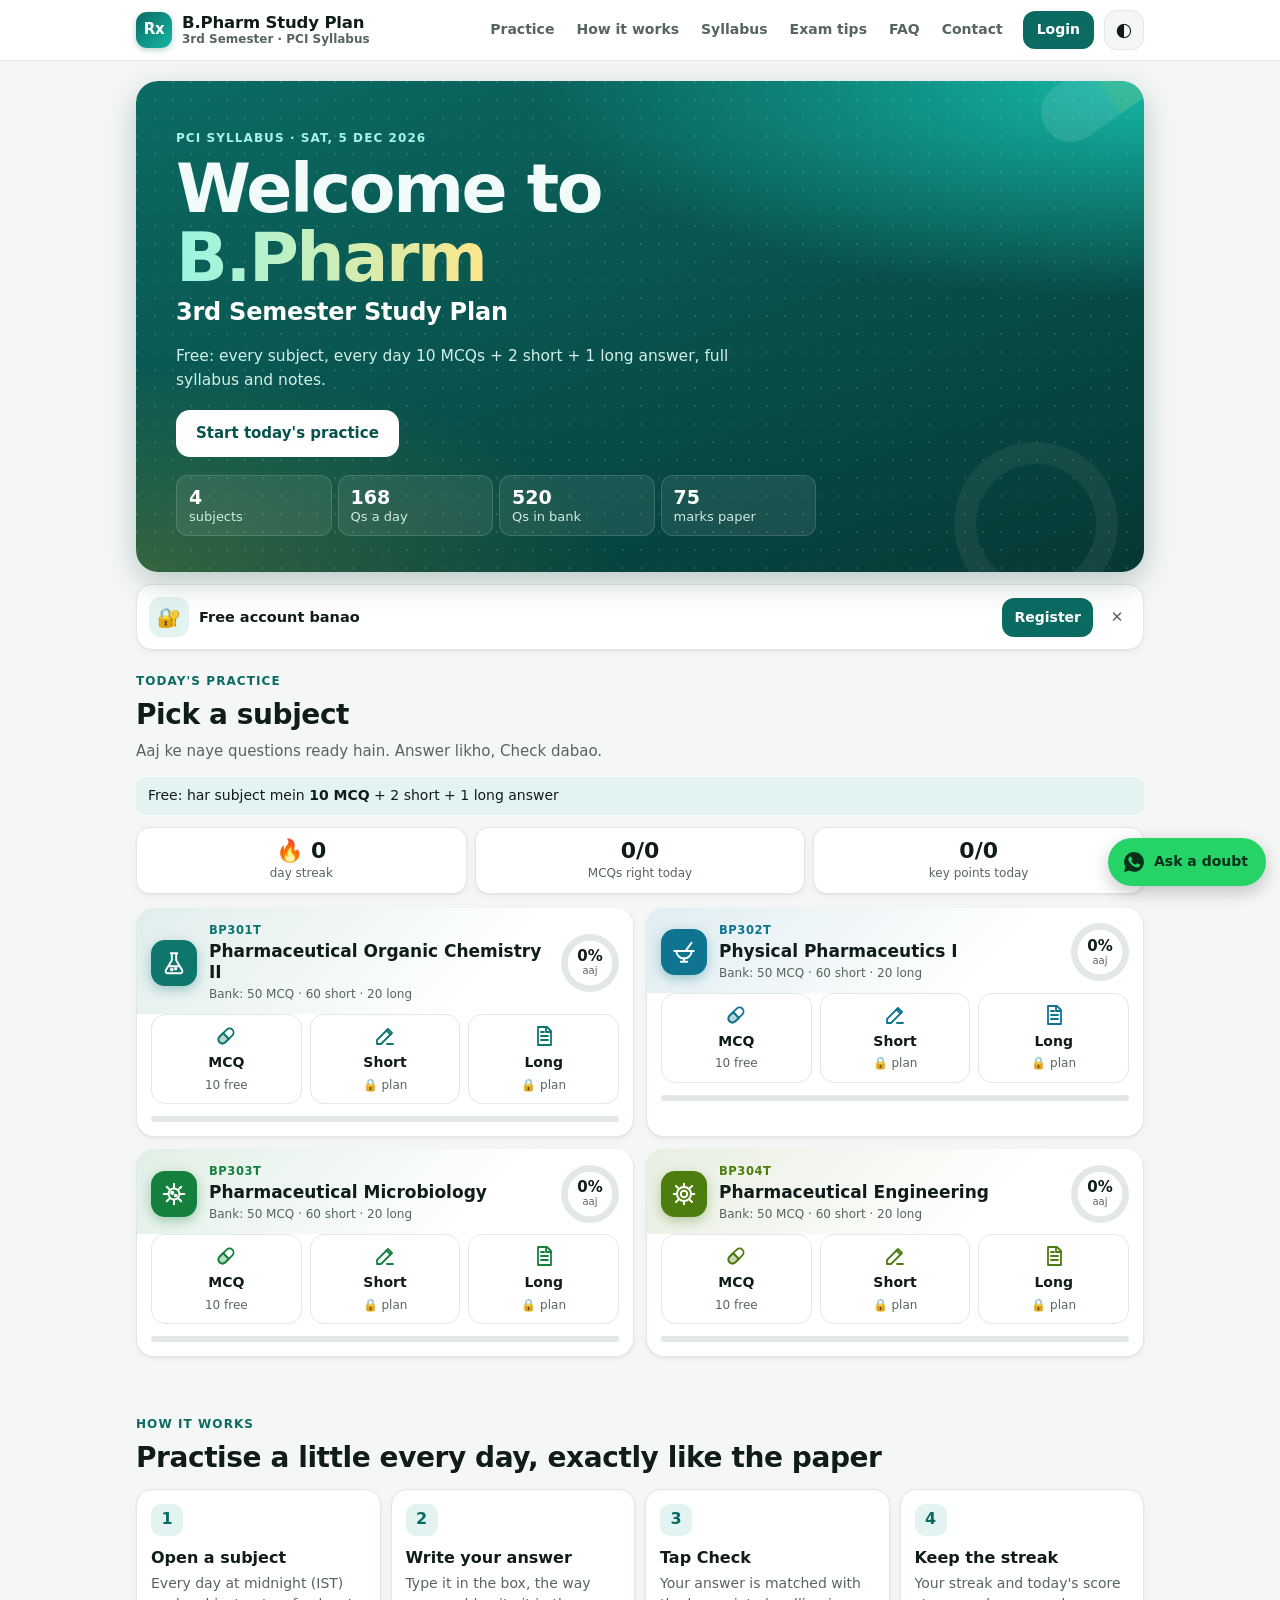
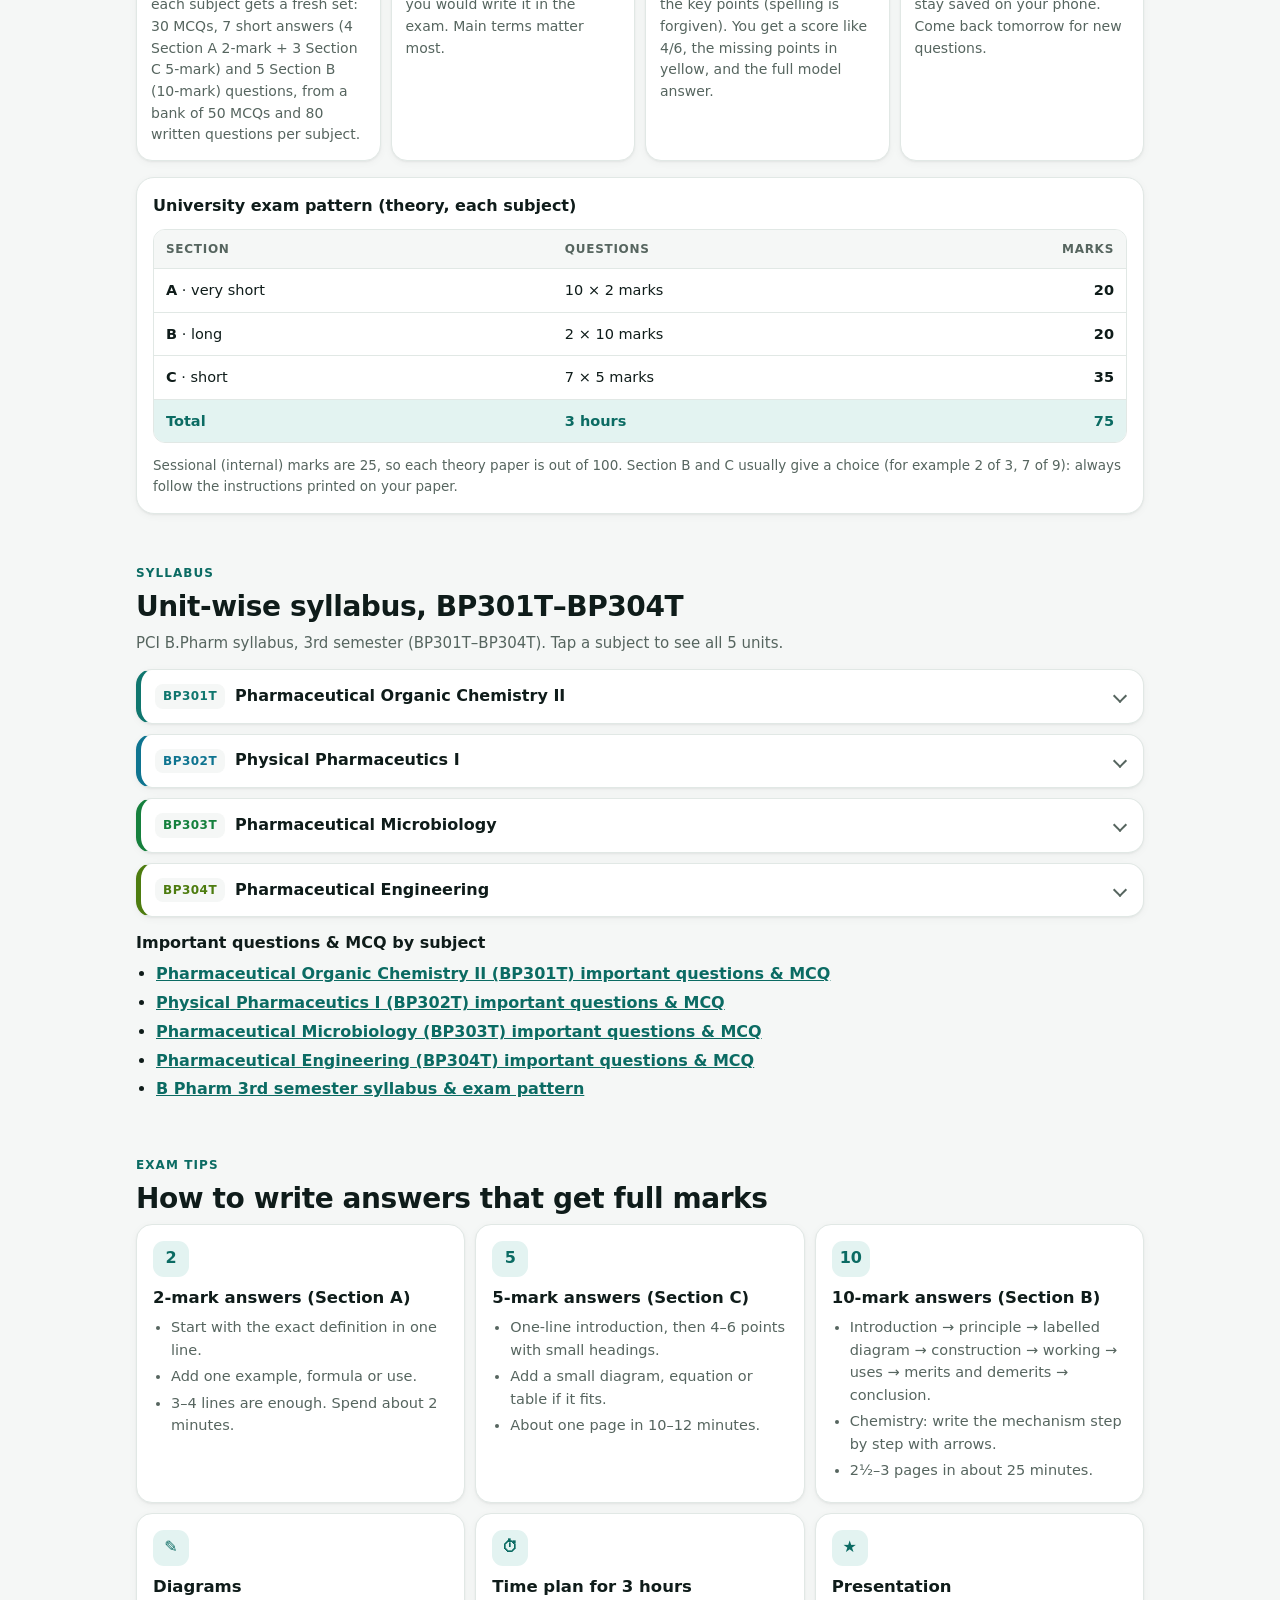
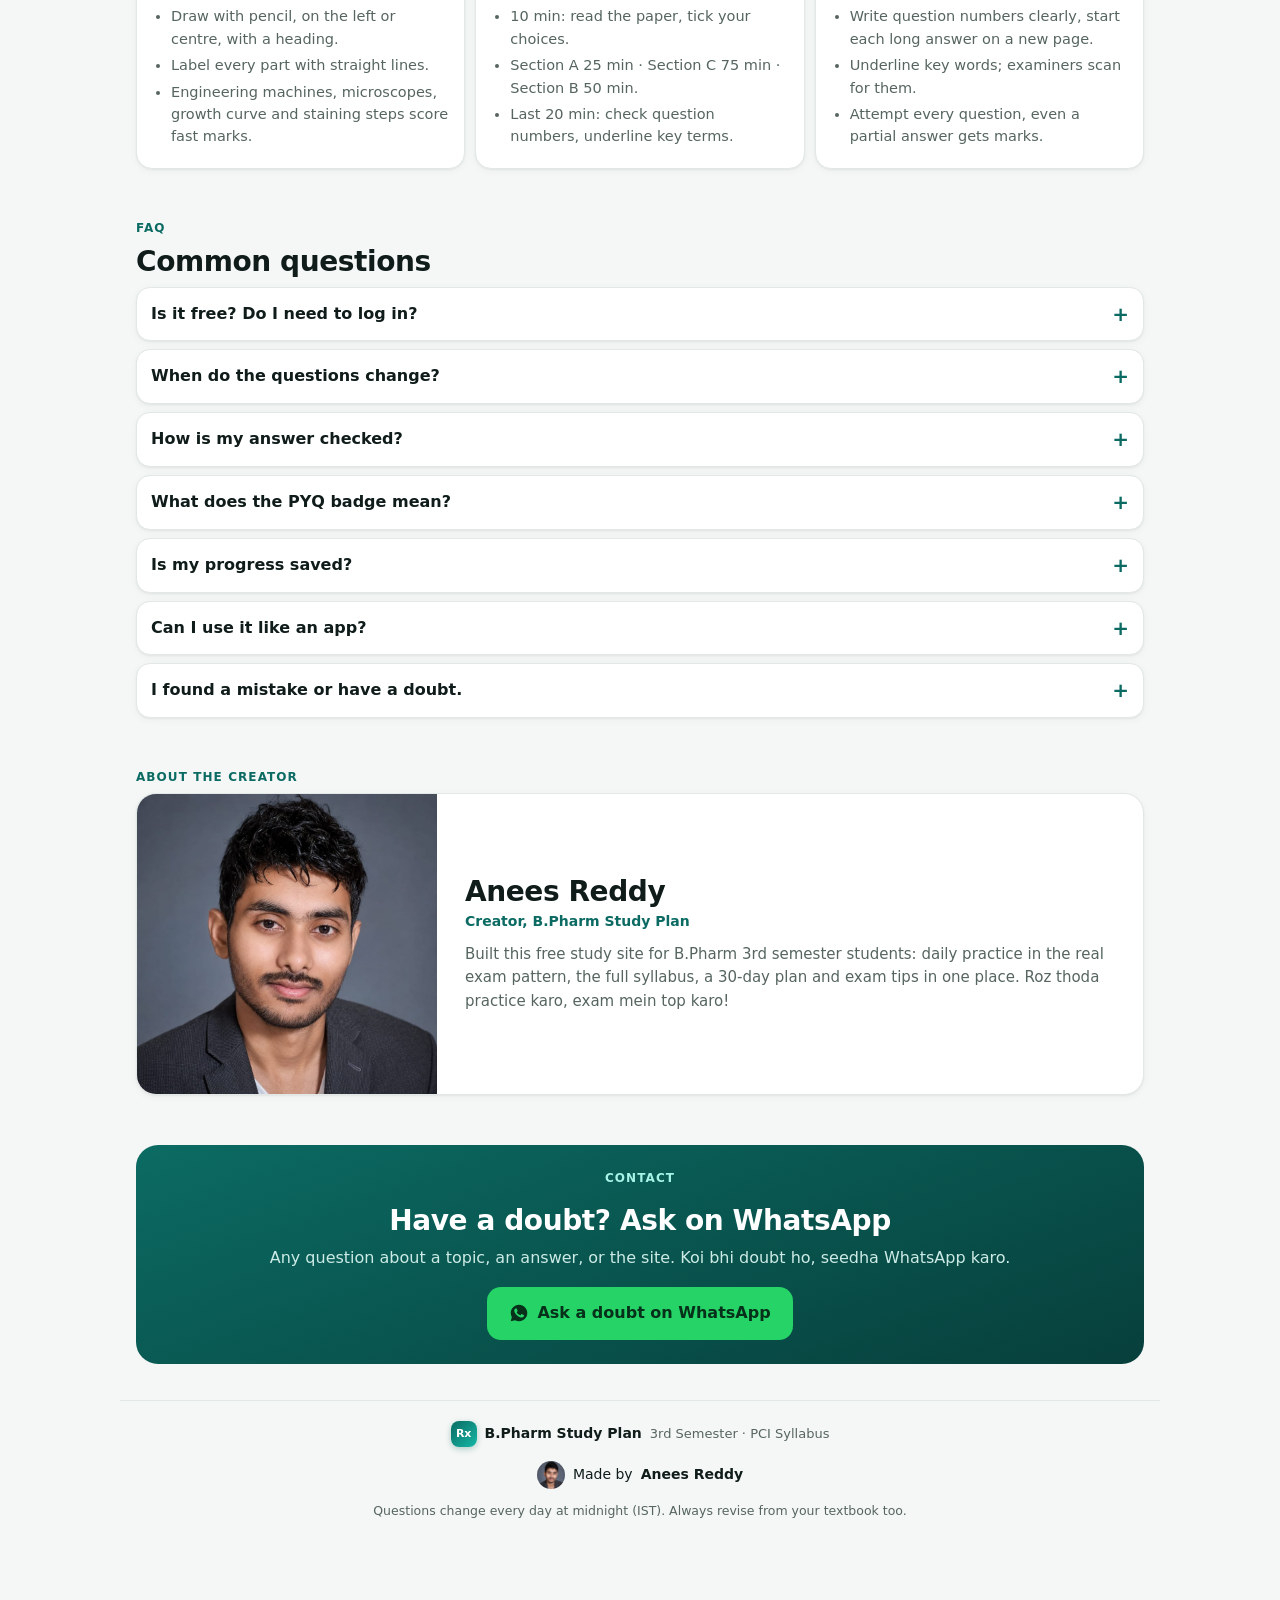
<file: index.html>
<html lang="en">
<head>
<meta charset="utf-8">
<meta name="viewport" content="width=device-width, initial-scale=1, viewport-fit=cover">
<title>B Pharm 3rd Semester Notes, Important Questions &amp; MCQ (PCI Syllabus) | Free Daily Practice</title>
<meta name="description" content="Free B Pharm 3rd semester practice (PCI syllabus): daily MCQs, important questions and model answers for Pharmaceutical Organic Chemistry II, Physical Pharmaceutics I, Pharmaceutical Microbiology and Pharmaceutical Engineering, unit-wise syllabus and exam tips. By Anees Reddy.">
<meta name="author" content="Anees Reddy">
<link rel="canonical" href="https://pharma3sem.publicvm.com/">
<meta name="robots" content="index,follow,max-image-preview:large">
<meta property="og:title" content="B Pharm 3rd Semester: Daily MCQ, Important Questions &amp; Notes (PCI)">
<meta property="og:site_name" content="B.Pharm Study Plan">
<meta property="og:description" content="PCI syllabus · daily MCQs + exam-pattern questions, notes and exam tips. Free daily practice, no login.">
<meta property="og:type" content="website">
<meta property="og:url" content="https://pharma3sem.publicvm.com/">
<meta property="og:image" content="https://pharma3sem.publicvm.com/og.png">
<meta property="og:image:width" content="1200">
<meta property="og:image:height" content="630">
<meta property="og:image:alt" content="B.Pharm Study Plan, 3rd Semester">
<meta name="twitter:card" content="summary_large_image">
<meta name="twitter:title" content="B.Pharm Study Plan · 3rd Semester">
<meta name="twitter:description" content="PCI syllabus · daily MCQs + exam-pattern questions, notes and exam tips. Free daily practice, no login.">
<meta name="twitter:image" content="https://pharma3sem.publicvm.com/og.png">
<meta name="theme-color" content="#ffffff">
<meta name="color-scheme" content="only light">
<style>html{background:#f5f7f6;color:#0f1c1a;color-scheme:only light}</style>
<link rel="manifest" href="manifest.json">
<link rel="icon" href="icon-192.png">
<link rel="apple-touch-icon" href="icon-192.png">
<link rel="stylesheet" href="styles.css?v=12a">
<script type="application/ld+json">{"@context": "https://schema.org", "@type": "EducationalOrganization", "name": "B.Pharm Study Plan", "url": "https://pharma3sem.publicvm.com/", "founder": {"@type": "Person", "name": "Anees Reddy"}, "logo": "https://pharma3sem.publicvm.com/icon-512.png", "description": "Free B.Pharm 3rd semester (PCI syllabus) study site: daily MCQs, exam-pattern questions, model answers and a 30-day exam plan.", "sameAs": ["https://bpharm3-reddy.netlify.app/"]}</script>
<script type="application/ld+json">{"@context": "https://schema.org", "@type": "WebSite", "name": "B.Pharm Study Plan", "alternateName": "B Pharm 3rd Semester Study Plan", "url": "https://pharma3sem.publicvm.com/", "inLanguage": "en-IN"}</script>
<script type="application/ld+json">{"@context": "https://schema.org", "@type": "FAQPage", "mainEntity": [{"@type": "Question", "name": "Is it free? Do I need to log in?", "acceptedAnswer": {"@type": "Answer", "text": "Syllabus, notes and, in every subject every day, 10 MCQs + 2 short + 1 long model answer are free, no app download. Login is optional: a free account (email or mobile number + password) keeps your progress and plan on any phone."}}, {"@type": "Question", "name": "When do the questions change?", "acceptedAnswer": {"@type": "Answer", "text": "Every day at midnight, Indian time. No question repeats within a day's set, and the set rotates through the whole bank, so practising daily covers every unit."}}, {"@type": "Question", "name": "How is my answer checked?", "acceptedAnswer": {"@type": "Answer", "text": "Your answer is matched with the key points of the model answer. Spelling and capital letters don't matter, but the main terms do. It is a practice guide, not a teacher's marking: always read the model answer."}}, {"@type": "Question", "name": "What does the PYQ badge mean?", "acceptedAnswer": {"@type": "Answer", "text": "That question came in a previous university exam paper. The other questions follow the same pattern and level."}}, {"@type": "Question", "name": "Is my progress saved?", "acceptedAnswer": {"@type": "Answer", "text": "Yes. Without an account they are saved in this phone's browser (clearing browser data resets them)."}}, {"@type": "Question", "name": "Can I use it like an app?", "acceptedAnswer": {"@type": "Answer", "text": "Yes. Open the site in Chrome, tap ⋮ → \"Add to Home screen\". It opens like an app."}}, {"@type": "Question", "name": "I found a mistake or have a doubt.", "acceptedAnswer": {"@type": "Answer", "text": "Message on WhatsApp, the doubt gets answered there."}}]}</script>
</head>
<body>
<a class="skip" href="#app">Skip to content</a>
<header class="topbar">
  <div class="bar">
    <button class="iconbtn" id="backBtn" aria-label="Back to home" hidden>←</button>
    <a class="brand" href="#/" aria-label="B.Pharm Study Plan home">
      <span class="logo" aria-hidden="true">Rx</span>
      <span class="bt"><strong id="topTitle">B.Pharm Study Plan</strong><small id="topSub">3rd Semester · PCI Syllabus</small></span>
    </a>
    <nav class="topnav" aria-label="Sections">
      <a href="#/practice">Practice</a><a href="#/how">How it works</a><a href="#/syllabus">Syllabus</a><a href="#/tips">Exam tips</a><a href="#/faq">FAQ</a><a href="#/contact">Contact</a>
    </nav>
    <button class="iconbtn" id="themeBtn" aria-label="Switch dark or light mode">◐</button>
  </div>
</header>
<main id="app" tabindex="-1">
  <noscript><p class="pad">Please turn on JavaScript to use the daily practice. The syllabus, study plan and tips below work without it.</p></noscript>
</main>
<div id="more">

<section class="sec" id="how" aria-labelledby="how-h">
  <p class="eyebrow">How it works</p>
  <h2 id="how-h">Practise a little every day, exactly like the paper</h2>
  <ol class="steps">
    <li><b>Open a subject</b><span>Every day at midnight (IST) each subject gets a fresh set: 30 MCQs, 7 short answers (4 Section A 2-mark + 3 Section C 5-mark) and 5 Section B (10-mark) questions, from a bank of 50 MCQs and 80 written questions per subject.</span></li>
    <li><b>Write your answer</b><span>Type it in the box, the way you would write it in the exam. Main terms matter most.</span></li>
    <li><b>Tap Check</b><span>Your answer is matched with the key points (spelling is forgiven). You get a score like 4/6, the missing points in yellow, and the full model answer.</span></li>
    <li><b>Keep the streak</b><span>Your streak and today's score stay saved on your phone. Come back tomorrow for new questions. </span></li>
  </ol>
  <div class="pattern" aria-labelledby="pat-h">
    <h3 id="pat-h">University exam pattern (theory, each subject)</h3>
    <div class="ptable" role="table" aria-label="Exam pattern">
      <div class="pr ph" role="row"><span role="columnheader">Section</span><span role="columnheader">Questions</span><span role="columnheader">Marks</span></div>
      <div class="pr" role="row"><span role="cell"><b>A</b> · very short</span><span role="cell">10 × 2 marks</span><span role="cell">20</span></div>
      <div class="pr" role="row"><span role="cell"><b>B</b> · long</span><span role="cell">2 × 10 marks</span><span role="cell">20</span></div>
      <div class="pr" role="row"><span role="cell"><b>C</b> · short</span><span role="cell">7 × 5 marks</span><span role="cell">35</span></div>
      <div class="pr pt" role="row"><span role="cell">Total</span><span role="cell">3 hours</span><span role="cell">75</span></div>
    </div>
    <p class="note">Sessional (internal) marks are 25, so each theory paper is out of 100. Section B and C usually give a choice (for example 2 of 3, 7 of 9): always follow the instructions printed on your paper.</p>
  </div>
</section>

<section class="sec" id="syllabus" aria-labelledby="syl-h">
  <p class="eyebrow">Syllabus</p>
  <h2 id="syl-h">Unit-wise syllabus, BP301T–BP304T</h2>
  <p class="lead">PCI B.Pharm syllabus, 3rd semester (BP301T–BP304T). Tap a subject to see all 5 units.</p>
<details class="syl" style="--accent:var(--c1)">
  <summary><span class="code">BP301T</span><span class="nm">Pharmaceutical Organic Chemistry II</span><span class="chev" aria-hidden="true"></span></summary>
  <ol class="units"><li><b>Unit 1 · Benzene and its derivatives</b><p>Analytical, synthetic and other evidences for the structure of benzene; orbital picture; resonance; aromatic character and Hückel's rule. Reactions of benzene: nitration, sulphonation, halogenation, Friedel–Crafts alkylation (limitations) and acylation. Effect of substituents on reactivity and orientation in electrophilic substitution. Structure and uses of DDT, saccharin, BHC and chloramine.</p></li><li><b>Unit 2 · Phenols, aromatic amines and aromatic acids</b><p>Phenols: acidity, effect of substituents on acidity, qualitative tests; structure and uses of phenol, cresols, resorcinol, naphthols. Aromatic amines: basicity, effect of substituents on basicity, synthetic uses of aryl diazonium salts. Aromatic acids: acidity, effect of substituents, important reactions of benzoic acid.</p></li><li><b>Unit 3 · Fats and oils</b><p>Fatty acids and their reactions; hydrolysis, hydrogenation, saponification, rancidity of oils, drying oils. Analytical constants: acid value, saponification value, ester value, iodine value, acetyl value, Reichert–Meissl (RM) value: significance and principle of determination.</p></li><li><b>Unit 4 · Polynuclear hydrocarbons</b><p>Synthesis and reactions; structure and medicinal uses of naphthalene, phenanthrene, anthracene, diphenylmethane, triphenylmethane and their derivatives.</p></li><li><b>Unit 5 · Cycloalkanes</b><p>Stabilities: Baeyer's strain theory and its limitations, Coulson and Moffitt's modification, Sachse–Mohr theory (strainless rings). Reactions of cyclopropane and cyclobutane only.</p></li></ol>
  <a class="link" href="#/bp301t/mcq">Practise Pharmaceutical Organic Chemistry II today →</a>
</details>
<details class="syl" style="--accent:var(--c2)">
  <summary><span class="code">BP302T</span><span class="nm">Physical Pharmaceutics I</span><span class="chev" aria-hidden="true"></span></summary>
  <ol class="units"><li><b>Unit 1 · Solubility of drugs</b><p>Solubility expressions, solute–solvent interactions, ideal solubility parameters, solvation and association, factors influencing solubility, diffusion in biological systems. Solubility of gases in liquids and of liquids in liquids; Raoult's law, ideal and real solutions; partially miscible liquids, critical solution temperature; distribution law, its limitations and applications.</p></li><li><b>Unit 2 · States of matter &amp; physicochemical properties</b><p>Changes in state, latent heat, vapour pressure, sublimation, critical point, eutectic mixtures, gases, aerosols (inhalers), relative humidity, liquid crystals, glassy state, crystalline and amorphous solids, polymorphism. Refractive index, optical rotation, dielectric constant, dipole moment, dissociation constant: determination and applications.</p></li><li><b>Unit 3 · Surface and interfacial phenomenon</b><p>Liquid interfaces, surface and interfacial tension, surface free energy and its measurement, spreading coefficient, adsorption at liquid interfaces, surface active agents, HLB scale, solubilisation, detergency, adsorption at solid interfaces.</p></li><li><b>Unit 4 · Complexation and protein binding</b><p>Classification of complexes, applications, methods of analysis, protein binding, complexation and drug action, crystalline structure of complexes, thermodynamic treatment of stability constants.</p></li><li><b>Unit 5 · pH, buffers and isotonic solutions</b><p>Sorensen's pH scale, pH determination (electrometric and colorimetric), buffer equation, buffer capacity, applications of buffers, buffers in pharmaceutical and biological systems, buffered isotonic solutions.</p></li></ol>
  <a class="link" href="#/bp302t/mcq">Practise Physical Pharmaceutics I today →</a>
</details>
<details class="syl" style="--accent:var(--c3)">
  <summary><span class="code">BP303T</span><span class="nm">Pharmaceutical Microbiology</span><span class="chev" aria-hidden="true"></span></summary>
  <ol class="units"><li><b>Unit 1 · Introduction, bacteria, culture and microscopy</b><p>History, branches and scope of microbiology; prokaryotes vs eukaryotes; ultrastructure and morphological classification of bacteria; nutritional needs, culture media and growth conditions; growth curve; isolation and preservation of pure cultures; cultivation of anaerobes; total and viable counts. Phase contrast, dark field and electron microscopy.</p></li><li><b>Unit 2 · Staining, IMViC and sterilization</b><p>Simple, Gram's and acid-fast staining; IMViC tests. Physical, chemical and mechanical sterilization: principle, procedure, merits, demerits, applications. Evaluating sterilization efficiency, large-scale sterilization equipment, sterility indicators.</p></li><li><b>Unit 3 · Fungi, viruses, disinfectants and sterility testing</b><p>Morphology, classification, reproduction/replication and cultivation of fungi and viruses. Classification and mode of action of disinfectants; factors influencing disinfection; evaluation of antiseptics (bactericidal and bacteriostatic). Sterility testing of products as per IP, BP and USP.</p></li><li><b>Unit 4 · Aseptic area and microbiological assay</b><p>Design of an aseptic area, laminar air flow, sources of contamination and their prevention, clean area classification. Principles and methods of microbiological assay; standardization of antibiotics, vitamins and amino acids; assessment of a new antibiotic.</p></li><li><b>Unit 5 · Spoilage, preservation and cell culture</b><p>Types of spoilage, factors affecting microbial spoilage, sources and types of contaminants, assessment of spoilage. Preservation with antimicrobial agents and evaluation of microbial stability. Animal cell culture: general procedure, primary, established and transformed cell lines, applications in industry and research.</p></li></ol>
  <a class="link" href="#/bp303t/mcq">Practise Pharmaceutical Microbiology today →</a>
</details>
<details class="syl" style="--accent:var(--c4)">
  <summary><span class="code">BP304T</span><span class="nm">Pharmaceutical Engineering</span><span class="chev" aria-hidden="true"></span></summary>
  <ol class="units"><li><b>Unit 1 · Flow of fluids, size reduction and size separation</b><p>Manometers, Reynolds number, Bernoulli's theorem, energy losses; orifice meter, venturimeter, pitot tube, rotameter. Size reduction: laws, factors; hammer mill, ball mill, fluid energy mill, edge runner and end runner mill. Size separation: official grades of powders, standard sieves; sieve shaker, cyclone separator, air separator, bag filter, elutriation tank.</p></li><li><b>Unit 2 · Heat transfer, evaporation and distillation</b><p>Mechanisms of heat transfer, Fourier's law, conduction, convection, radiation, heat exchangers and interchangers. Evaporation: factors; steam jacketed kettle, horizontal tube, climbing film, forced circulation and multiple effect evaporators (economy). Distillation: simple, flash, fractional, reduced pressure, steam and molecular distillation.</p></li><li><b>Unit 3 · Drying and mixing</b><p>Drying: mechanism, equilibrium moisture content, rate of drying curve; tray, drum, spray, fluidized bed, vacuum and freeze dryers. Mixing: factors, solid vs liquid mixing, mechanisms; double cone, twin shell and ribbon blenders, sigma blade and planetary mixers, propellers, turbines, paddles, Silverson emulsifier.</p></li><li><b>Unit 4 · Filtration and centrifugation</b><p>Filtration: theories, factors, filter aids and media; plate and frame filter, filter leaf, rotary drum filter, meta filter, cartridge filter, membrane filter, Seitz filter. Centrifugation: principle and applications; perforated and non-perforated basket, semi-continuous and super centrifuge.</p></li><li><b>Unit 5 · Materials of plant construction, corrosion and material handling</b><p>Factors in selecting materials for pharmaceutical plants; theories and types of corrosion and their prevention; ferrous and non-ferrous metals, inorganic and organic non-metals; basics of material handling systems.</p></li></ol>
  <a class="link" href="#/bp304t/mcq">Practise Pharmaceutical Engineering today →</a>
</details>
<div class="subjpages"><h3>Important questions &amp; MCQ by subject</h3><ul><li><a href="/pharmaceutical-organic-chemistry-2">Pharmaceutical Organic Chemistry II (BP301T) important questions &amp; MCQ</a></li><li><a href="/physical-pharmaceutics-1">Physical Pharmaceutics I (BP302T) important questions &amp; MCQ</a></li><li><a href="/pharmaceutical-microbiology">Pharmaceutical Microbiology (BP303T) important questions &amp; MCQ</a></li><li><a href="/pharmaceutical-engineering">Pharmaceutical Engineering (BP304T) important questions &amp; MCQ</a></li><li><a href="/b-pharm-3rd-semester-syllabus">B Pharm 3rd semester syllabus &amp; exam pattern</a></li></ul></div>
</section>

<section class="sec" id="tips" aria-labelledby="tips-h">
  <p class="eyebrow">Exam tips</p>
  <h2 id="tips-h">How to write answers that get full marks</h2>
  <div class="tips">
    <article class="tip"><span class="mk">2</span><h3>2-mark answers (Section A)</h3><ul><li>Start with the exact definition in one line.</li><li>Add one example, formula or use.</li><li>3–4 lines are enough. Spend about 2 minutes.</li></ul></article>
    <article class="tip"><span class="mk">5</span><h3>5-mark answers (Section C)</h3><ul><li>One-line introduction, then 4–6 points with small headings.</li><li>Add a small diagram, equation or table if it fits.</li><li>About one page in 10–12 minutes.</li></ul></article>
    <article class="tip"><span class="mk">10</span><h3>10-mark answers (Section B)</h3><ul><li>Introduction → principle → labelled diagram → construction → working → uses → merits and demerits → conclusion.</li><li>Chemistry: write the mechanism step by step with arrows.</li><li>2½–3 pages in about 25 minutes.</li></ul></article>
    <article class="tip"><span class="mk">✎</span><h3>Diagrams</h3><ul><li>Draw with pencil, on the left or centre, with a heading.</li><li>Label every part with straight lines.</li><li>Engineering machines, microscopes, growth curve and staining steps score fast marks.</li></ul></article>
    <article class="tip"><span class="mk">⏱</span><h3>Time plan for 3 hours</h3><ul><li>10 min: read the paper, tick your choices.</li><li>Section A 25 min · Section C 75 min · Section B 50 min.</li><li>Last 20 min: check question numbers, underline key terms.</li></ul></article>
    <article class="tip"><span class="mk">★</span><h3>Presentation</h3><ul><li>Write question numbers clearly, start each long answer on a new page.</li><li>Underline key words; examiners scan for them.</li><li>Attempt every question, even a partial answer gets marks.</li></ul></article>
  </div>
</section>

<section class="sec" id="faq" aria-labelledby="faq-h">
  <p class="eyebrow">FAQ</p>
  <h2 id="faq-h">Common questions</h2>
  <div class="faq">
    <details><summary>Is it free? Do I need to log in?</summary><p>Syllabus, notes and, in every subject every day, 10 MCQs + 2 short + 1 long model answer are free, no app download. Login is optional: a free account (email or mobile number + password) keeps your progress and plan on any phone. </p></details>
    
    <details><summary>When do the questions change?</summary><p>Every day at midnight, Indian time. No question repeats within a day's set, and the set rotates through the whole bank, so practising daily covers every unit.</p></details>
    <details><summary>How is my answer checked?</summary><p>Your answer is matched with the key points of the model answer. Spelling and capital letters don't matter, but the main terms do. It is a practice guide, not a teacher's marking: always read the model answer.</p></details>
    <details><summary>What does the PYQ badge mean?</summary><p>That question came in a previous university exam paper. The other questions follow the same pattern and level.</p></details>
    <details><summary>Is my progress saved?</summary><p>Yes. Without an account they are saved in this phone's browser (clearing browser data resets them). </p></details>
    <details><summary>Can I use it like an app?</summary><p>Yes. Open the site in Chrome, tap ⋮ → "Add to Home screen". It opens like an app.</p></details>
    <details><summary>I found a mistake or have a doubt.</summary><p>Message on WhatsApp, the doubt gets answered there.</p><a class="wa-btn" href="https://wa.me/916204453997?text=Hi%2C%20I%20have%20a%20doubt%20about%20B.Pharm%20study%20site" target="_blank" rel="noopener"><svg class="wa-ic" viewbox="0 0 24 24" aria-hidden="true" width="20" height="20"><path fill="currentColor" d="M12.04 2C6.58 2 2.13 6.45 2.13 11.91c0 1.75.46 3.45 1.32 4.95L2.05 22l5.25-1.38c1.45.79 3.08 1.21 4.74 1.21 5.46 0 9.91-4.45 9.91-9.91C21.95 6.45 17.5 2 12.04 2zm5.8 14.03c-.24.68-1.42 1.3-1.95 1.35-.5.05-1.13.07-1.82-.11-.42-.13-.96-.31-1.65-.61-2.9-1.25-4.79-4.17-4.94-4.36-.14-.19-1.18-1.57-1.18-3s.75-2.13 1.02-2.42c.27-.29.58-.36.78-.36h.56c.18 0 .42-.07.66.5.24.58.82 2.01.89 2.16.07.14.12.31.02.5-.1.19-.14.31-.29.48-.14.17-.3.37-.43.5-.14.14-.29.3-.13.59.17.29.74 1.22 1.59 1.98 1.09.97 2.01 1.27 2.3 1.42.29.14.46.12.63-.07.17-.19.72-.84.92-1.13.19-.29.38-.24.65-.14.27.1 1.7.8 1.99.95.29.14.48.22.55.34.07.12.07.7-.17 1.38z"></path></svg>Ask a doubt on WhatsApp</a></details>
  </div>
</section>

<section class="sec" id="about" aria-labelledby="about-h">
  <p class="eyebrow">About the creator</p>
  <div class="creator">
    <img src="img/creator-2.jpg" alt="Anees Reddy" width="900" height="900" loading="lazy">
    <div class="who">
      <h2 id="about-h">Anees Reddy</h2>
      <p class="role">Creator, B.Pharm Study Plan</p>
      <p>Built this free study site for B.Pharm 3rd semester students: daily practice in the real exam pattern, the full syllabus, a 30-day plan and exam tips in one place. Roz thoda practice karo, exam mein top karo!</p>
    </div>
  </div>
</section>

<section class="sec" id="contact" aria-labelledby="contact-h">
  <div class="contact">
    <p class="eyebrow">Contact</p>
    <h2 id="contact-h">Have a doubt? Ask on WhatsApp</h2>
    <p>Any question about a topic, an answer, or the site. Koi bhi doubt ho, seedha WhatsApp karo.</p>
    <a class="wa-btn big" href="https://wa.me/916204453997?text=Hi%2C%20I%20have%20a%20doubt%20about%20B.Pharm%20study%20site" target="_blank" rel="noopener"><svg class="wa-ic" viewbox="0 0 24 24" aria-hidden="true" width="20" height="20"><path fill="currentColor" d="M12.04 2C6.58 2 2.13 6.45 2.13 11.91c0 1.75.46 3.45 1.32 4.95L2.05 22l5.25-1.38c1.45.79 3.08 1.21 4.74 1.21 5.46 0 9.91-4.45 9.91-9.91C21.95 6.45 17.5 2 12.04 2zm5.8 14.03c-.24.68-1.42 1.3-1.95 1.35-.5.05-1.13.07-1.82-.11-.42-.13-.96-.31-1.65-.61-2.9-1.25-4.79-4.17-4.94-4.36-.14-.19-1.18-1.57-1.18-3s.75-2.13 1.02-2.42c.27-.29.58-.36.78-.36h.56c.18 0 .42-.07.66.5.24.58.82 2.01.89 2.16.07.14.12.31.02.5-.1.19-.14.31-.29.48-.14.17-.3.37-.43.5-.14.14-.29.3-.13.59.17.29.74 1.22 1.59 1.98 1.09.97 2.01 1.27 2.3 1.42.29.14.46.12.63-.07.17-.19.72-.84.92-1.13.19-.29.38-.24.65-.14.27.1 1.7.8 1.99.95.29.14.48.22.55.34.07.12.07.7-.17 1.38z"></path></svg>Ask a doubt on WhatsApp</a>
  </div>
</section>
</div>
<footer class="foot">
  <div class="fbrand"><span class="logo sm" aria-hidden="true">Rx</span><b>B.Pharm Study Plan</b><span>3rd Semester · PCI Syllabus</span></div>
  <p class="credit"><img src="img/creator-2.jpg" alt="" width="28" height="28" loading="lazy"> Made by <b>Anees Reddy</b></p>
  <p>Questions change every day at midnight (IST). Always revise from your textbook too.</p>
</footer>
<a class="wa-float" href="https://wa.me/916204453997?text=Hi%2C%20I%20have%20a%20doubt%20about%20B.Pharm%20study%20site" target="_blank" rel="noopener" aria-label="Ask a doubt on WhatsApp"><svg class="wa-ic" viewbox="0 0 24 24" aria-hidden="true" width="20" height="20"><path fill="currentColor" d="M12.04 2C6.58 2 2.13 6.45 2.13 11.91c0 1.75.46 3.45 1.32 4.95L2.05 22l5.25-1.38c1.45.79 3.08 1.21 4.74 1.21 5.46 0 9.91-4.45 9.91-9.91C21.95 6.45 17.5 2 12.04 2zm5.8 14.03c-.24.68-1.42 1.3-1.95 1.35-.5.05-1.13.07-1.82-.11-.42-.13-.96-.31-1.65-.61-2.9-1.25-4.79-4.17-4.94-4.36-.14-.19-1.18-1.57-1.18-3s.75-2.13 1.02-2.42c.27-.29.58-.36.78-.36h.56c.18 0 .42-.07.66.5.24.58.82 2.01.89 2.16.07.14.12.31.02.5-.1.19-.14.31-.29.48-.14.17-.3.37-.43.5-.14.14-.29.3-.13.59.17.29.74 1.22 1.59 1.98 1.09.97 2.01 1.27 2.3 1.42.29.14.46.12.63-.07.17-.19.72-.84.92-1.13.19-.29.38-.24.65-.14.27.1 1.7.8 1.99.95.29.14.48.22.55.34.07.12.07.7-.17 1.38z"></path></svg><span>Ask a doubt</span></a>
<script src="data/bp301t.js?v=12a"></script>
<script src="data/bp302t.js?v=12a"></script>
<script src="data/bp303t.js?v=12a"></script>
<script src="data/bp304t.js?v=12a"></script>
<script src="config.js?v=12a"></script>
<script src="vendor/qrcode.js?v=12a"></script>
<script src="codes.js?v=12a"></script>
<script src="pci.js?v=12a"></script>
<script src="core.js?v=12a"></script>
<script src="auth.js?v=12a"></script>
<script src="paid.js?v=12a"></script>
<script src="app.js?v=12a"></script>
<script src="diwali.js?v=1"></script>
<script src="planoff.js?v=1"></script>
</body>
</html>
</file>
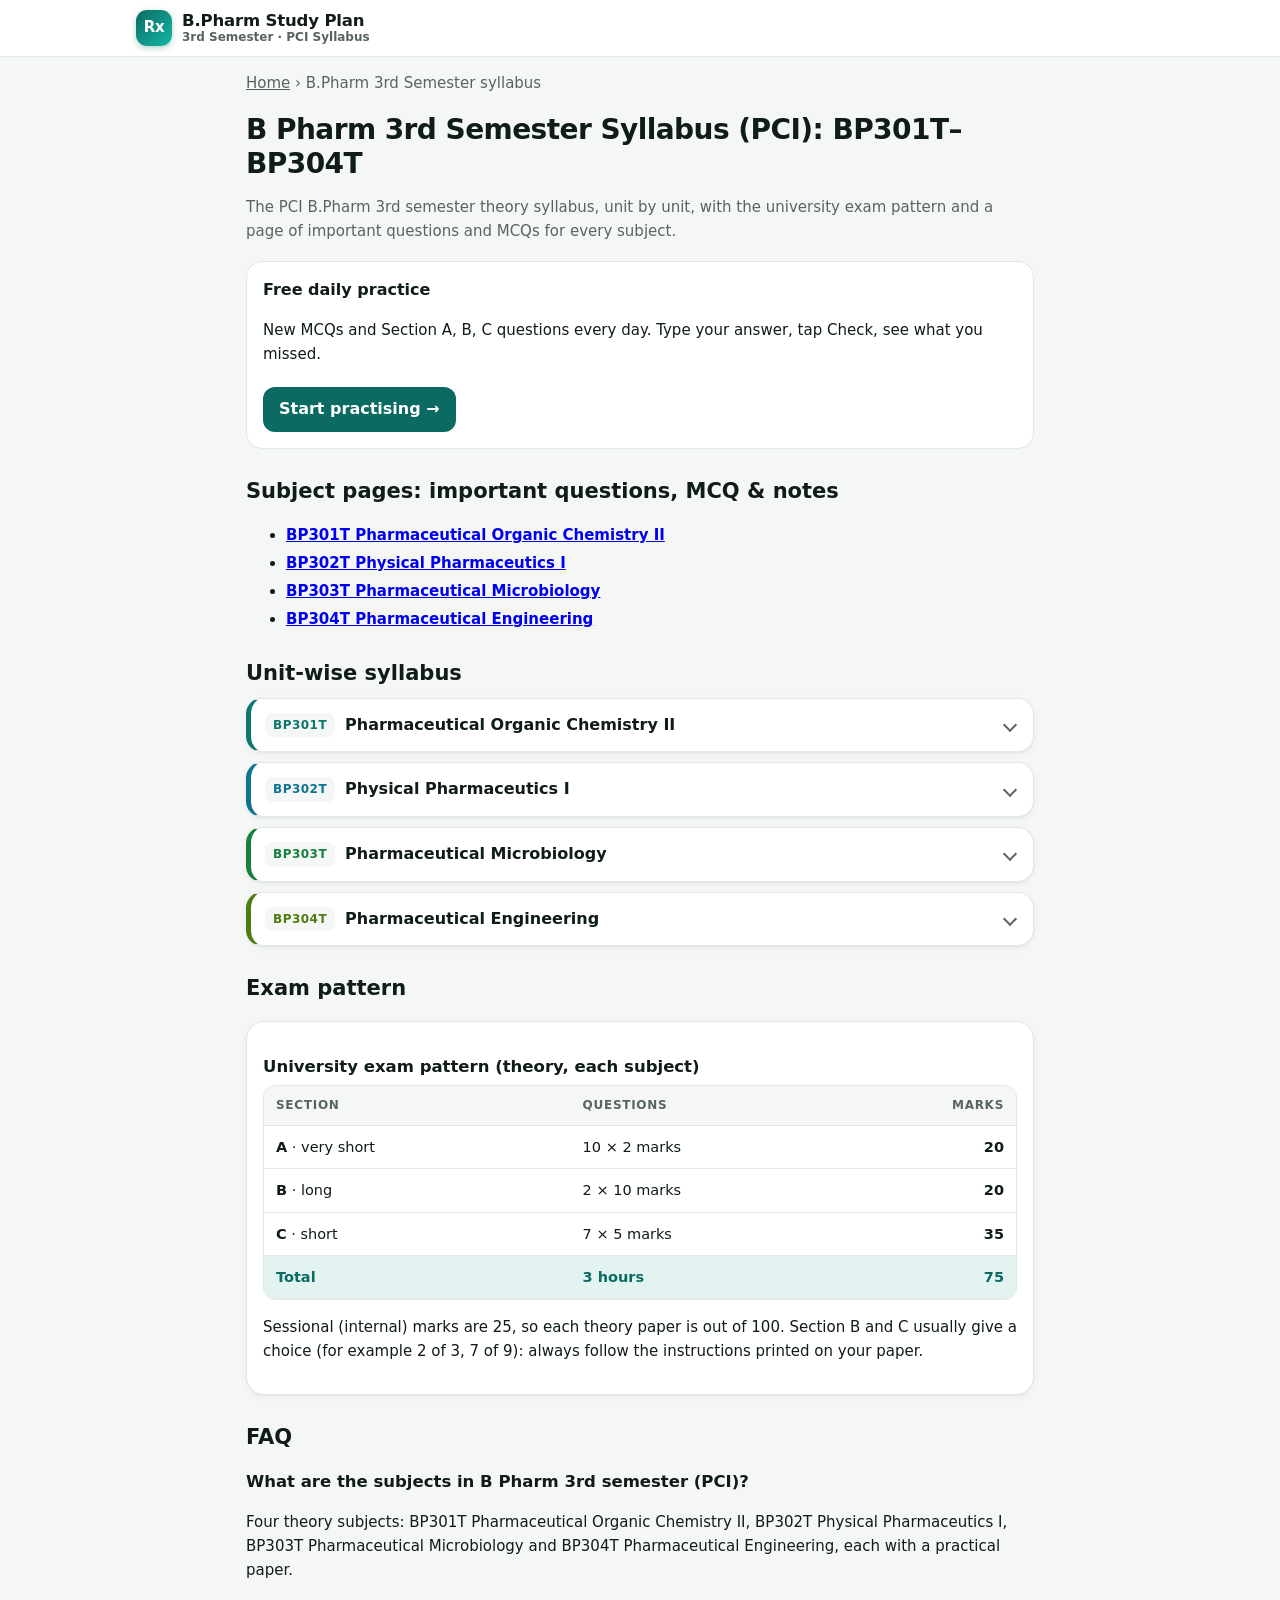
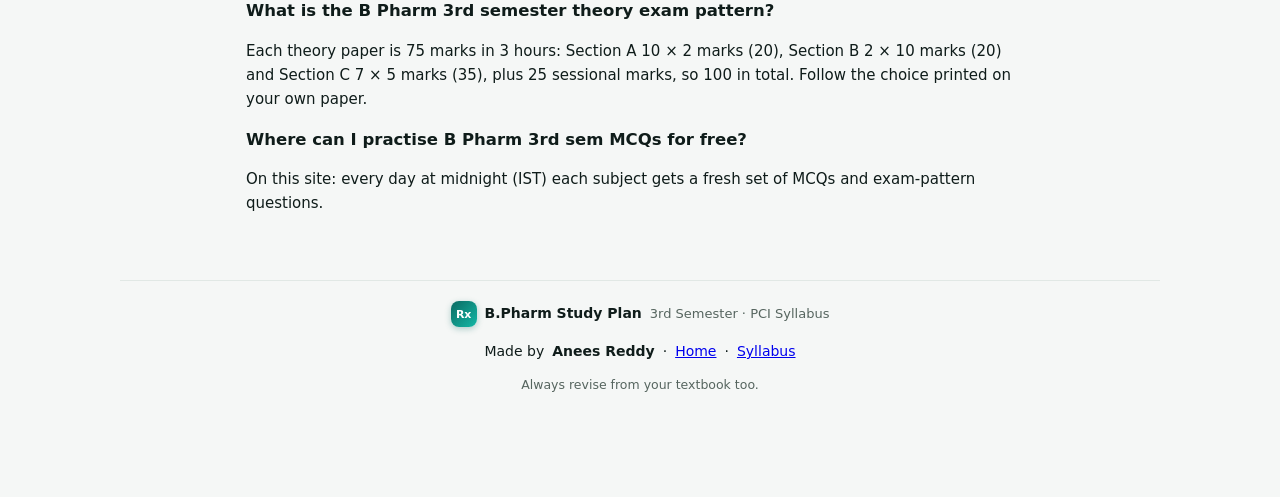
<file: b-pharm-3rd-semester-syllabus.html>
<html lang="en">
<head>
<meta charset="utf-8">
<meta name="viewport" content="width=device-width, initial-scale=1, viewport-fit=cover">
<title>B Pharm 3rd Semester Syllabus (PCI) BP301T–BP304T, Exam Pattern &amp; Important Questions</title>
<meta name="description" content="Full PCI B Pharm 3rd semester syllabus unit-wise for Pharmaceutical Organic Chemistry II, Physical Pharmaceutics I, Pharmaceutical Microbiology and Pharmaceutical Engineering, with exam pattern, important questions and free daily MCQ practice.">
<meta name="author" content="Anees Reddy">
<link rel="canonical" href="https://pharma3sem.publicvm.com/b-pharm-3rd-semester-syllabus">
<meta name="robots" content="index,follow,max-image-preview:large">
<meta property="og:title" content="B Pharm 3rd Semester Syllabus (PCI) BP301T–BP304T, Exam Pattern &amp; Important Questions">
<meta property="og:description" content="Full PCI B Pharm 3rd semester syllabus unit-wise for Pharmaceutical Organic Chemistry II, Physical Pharmaceutics I, Pharmaceutical Microbiology and Pharmaceutical Engineering, with exam pattern, important questions and free daily MCQ practice.">
<meta property="og:type" content="article">
<meta property="og:url" content="https://pharma3sem.publicvm.com/b-pharm-3rd-semester-syllabus">
<meta property="og:site_name" content="B.Pharm Study Plan">
<meta property="og:image" content="https://pharma3sem.publicvm.com/og.png">
<meta property="og:image:width" content="1200">
<meta property="og:image:height" content="630">
<meta name="twitter:card" content="summary_large_image">
<meta name="twitter:title" content="B Pharm 3rd Semester Syllabus (PCI) BP301T–BP304T, Exam Pattern &amp; Important Questions">
<meta name="twitter:description" content="Full PCI B Pharm 3rd semester syllabus unit-wise for Pharmaceutical Organic Chemistry II, Physical Pharmaceutics I, Pharmaceutical Microbiology and Pharmaceutical Engineering, with exam pattern, important questions and free daily MCQ practice.">
<meta name="twitter:image" content="https://pharma3sem.publicvm.com/og.png">
<meta name="theme-color" content="#ffffff">
<meta name="color-scheme" content="only light">
<link rel="icon" href="icon-192.png">
<link rel="stylesheet" href="styles.css">
<style>
.pg{width:100%;max-width:820px;margin:0 auto;padding:0 16px 20px}
.pg h1{font-size:28px;line-height:1.2;letter-spacing:-.02em;margin:18px 0 8px;font-weight:900}
.pg h2{font-size:21px;margin:26px 0 8px;font-weight:800}
.pg h3{font-size:16.5px;margin:16px 0 6px}
.pg p,.pg li{font-size:15px;line-height:1.6}
.pg .lead{color:var(--muted)}
.cta-box{background:var(--card);border:1px solid var(--line);border-radius:16px;padding:16px;margin:18px 0}
.cta-box .btn{display:inline-block;text-decoration:none;margin:6px 8px 0 0}
.qlist li{margin:4px 0}
.mcq{background:var(--card);border:1px solid var(--line);border-radius:14px;padding:12px 14px;margin:10px 0}
.mcq ol{margin:6px 0;padding-left:22px}
.mcq details summary{cursor:pointer;font-weight:700;color:var(--brand)}
.ans{background:var(--card);border:1px solid var(--line);border-radius:14px;padding:12px 14px;margin:10px 0}
.crumb{font-size:13px;color:var(--muted);margin-top:14px}.crumb a{color:inherit}
.subjnav{display:flex;flex-wrap:wrap;gap:8px;margin:10px 0}.subjnav a{border:1px solid var(--line);border-radius:999px;padding:6px 12px;text-decoration:none;color:var(--ink);font-size:14px;background:var(--card)}
</style>
<script type="application/ld+json">{"@context": "https://schema.org", "@type": "WebPage", "name": "B Pharm 3rd Semester Syllabus (PCI) BP301T–BP304T, Exam Pattern & Important Questions", "url": "https://pharma3sem.publicvm.com/b-pharm-3rd-semester-syllabus", "description": "Full PCI B Pharm 3rd semester syllabus unit-wise for Pharmaceutical Organic Chemistry II, Physical Pharmaceutics I, Pharmaceutical Microbiology and Pharmaceutical Engineering, with exam pattern, important questions and free daily MCQ practice.", "publisher": {"@type": "EducationalOrganization", "name": "B.Pharm Study Plan", "url": "https://pharma3sem.publicvm.com/", "founder": {"@type": "Person", "name": "Anees Reddy"}, "logo": "https://pharma3sem.publicvm.com/icon-512.png"}}</script>
<script type="application/ld+json">{"@context": "https://schema.org", "@type": "FAQPage", "mainEntity": [{"@type": "Question", "name": "What are the subjects in B Pharm 3rd semester (PCI)?", "acceptedAnswer": {"@type": "Answer", "text": "Four theory subjects: BP301T Pharmaceutical Organic Chemistry II, BP302T Physical Pharmaceutics I, BP303T Pharmaceutical Microbiology and BP304T Pharmaceutical Engineering, each with a practical paper."}}, {"@type": "Question", "name": "What is the B Pharm 3rd semester theory exam pattern?", "acceptedAnswer": {"@type": "Answer", "text": "Each theory paper is 75 marks in 3 hours: Section A 10 × 2 marks (20), Section B 2 × 10 marks (20) and Section C 7 × 5 marks (35), plus 25 sessional marks, so 100 in total. Follow the choice printed on your own paper."}}, {"@type": "Question", "name": "Where can I practise B Pharm 3rd sem MCQs for free?", "acceptedAnswer": {"@type": "Answer", "text": "On this site: every day at midnight (IST) each subject gets a fresh set of MCQs and exam-pattern questions."}}]}</script>
<script type="application/ld+json">{"@context": "https://schema.org", "@type": "ItemList", "itemListElement": [{"@type": "ListItem", "position": 1, "url": "https://pharma3sem.publicvm.com/pharmaceutical-organic-chemistry-2", "name": "Pharmaceutical Organic Chemistry II"}, {"@type": "ListItem", "position": 2, "url": "https://pharma3sem.publicvm.com/physical-pharmaceutics-1", "name": "Physical Pharmaceutics I"}, {"@type": "ListItem", "position": 3, "url": "https://pharma3sem.publicvm.com/pharmaceutical-microbiology", "name": "Pharmaceutical Microbiology"}, {"@type": "ListItem", "position": 4, "url": "https://pharma3sem.publicvm.com/pharmaceutical-engineering", "name": "Pharmaceutical Engineering"}]}</script>
</head>
<body>
<header class="topbar"><div class="bar">
<a class="brand" href="/" aria-label="B.Pharm Study Plan home"><span class="logo" aria-hidden="true">Rx</span><span class="bt"><strong>B.Pharm Study Plan</strong><small>3rd Semester · PCI Syllabus</small></span></a>
</div></header>
<main class="pg" id="main">
<p class="crumb"><a href="/">Home</a> › B.Pharm 3rd Semester syllabus</p>
<h1>B Pharm 3rd Semester Syllabus (PCI): BP301T–BP304T</h1>
<p class="lead">The PCI B.Pharm 3rd semester theory syllabus, unit by unit, with the university exam pattern and a page of important questions and MCQs for every subject.</p>
<div class="cta-box"><b>Free daily practice</b><p>New MCQs and Section A, B, C questions every day. Type your answer, tap Check, see what you missed.</p><a class="btn" href="/#/practice">Start practising →</a></div>
<h2>Subject pages: important questions, MCQ &amp; notes</h2>
<ul class="qlist"><li><a href="/pharmaceutical-organic-chemistry-2"><b>BP301T Pharmaceutical Organic Chemistry II</b></a></li><li><a href="/physical-pharmaceutics-1"><b>BP302T Physical Pharmaceutics I</b></a></li><li><a href="/pharmaceutical-microbiology"><b>BP303T Pharmaceutical Microbiology</b></a></li><li><a href="/pharmaceutical-engineering"><b>BP304T Pharmaceutical Engineering</b></a></li></ul>
<h2>Unit-wise syllabus</h2>
<details class="syl" style="--accent:var(--c1)">
  <summary><span class="code">BP301T</span><span class="nm">Pharmaceutical Organic Chemistry II</span><span class="chev" aria-hidden="true"></span></summary>
  <ol class="units"><li><b>Unit 1 · Benzene and its derivatives</b><p>Analytical, synthetic and other evidences for the structure of benzene; orbital picture; resonance; aromatic character and Hückel's rule. Reactions of benzene: nitration, sulphonation, halogenation, Friedel–Crafts alkylation (limitations) and acylation. Effect of substituents on reactivity and orientation in electrophilic substitution. Structure and uses of DDT, saccharin, BHC and chloramine.</p></li><li><b>Unit 2 · Phenols, aromatic amines and aromatic acids</b><p>Phenols: acidity, effect of substituents on acidity, qualitative tests; structure and uses of phenol, cresols, resorcinol, naphthols. Aromatic amines: basicity, effect of substituents on basicity, synthetic uses of aryl diazonium salts. Aromatic acids: acidity, effect of substituents, important reactions of benzoic acid.</p></li><li><b>Unit 3 · Fats and oils</b><p>Fatty acids and their reactions; hydrolysis, hydrogenation, saponification, rancidity of oils, drying oils. Analytical constants: acid value, saponification value, ester value, iodine value, acetyl value, Reichert–Meissl (RM) value: significance and principle of determination.</p></li><li><b>Unit 4 · Polynuclear hydrocarbons</b><p>Synthesis and reactions; structure and medicinal uses of naphthalene, phenanthrene, anthracene, diphenylmethane, triphenylmethane and their derivatives.</p></li><li><b>Unit 5 · Cycloalkanes</b><p>Stabilities: Baeyer's strain theory and its limitations, Coulson and Moffitt's modification, Sachse–Mohr theory (strainless rings). Reactions of cyclopropane and cyclobutane only.</p></li></ol>
  <a class="link" href="/pharmaceutical-organic-chemistry-2">Important questions &amp; MCQ: Pharmaceutical Organic Chemistry II →</a>
</details>
<details class="syl" style="--accent:var(--c2)">
  <summary><span class="code">BP302T</span><span class="nm">Physical Pharmaceutics I</span><span class="chev" aria-hidden="true"></span></summary>
  <ol class="units"><li><b>Unit 1 · Solubility of drugs</b><p>Solubility expressions, solute–solvent interactions, ideal solubility parameters, solvation and association, factors influencing solubility, diffusion in biological systems. Solubility of gases in liquids and of liquids in liquids; Raoult's law, ideal and real solutions; partially miscible liquids, critical solution temperature; distribution law, its limitations and applications.</p></li><li><b>Unit 2 · States of matter &amp; physicochemical properties</b><p>Changes in state, latent heat, vapour pressure, sublimation, critical point, eutectic mixtures, gases, aerosols (inhalers), relative humidity, liquid crystals, glassy state, crystalline and amorphous solids, polymorphism. Refractive index, optical rotation, dielectric constant, dipole moment, dissociation constant: determination and applications.</p></li><li><b>Unit 3 · Surface and interfacial phenomenon</b><p>Liquid interfaces, surface and interfacial tension, surface free energy and its measurement, spreading coefficient, adsorption at liquid interfaces, surface active agents, HLB scale, solubilisation, detergency, adsorption at solid interfaces.</p></li><li><b>Unit 4 · Complexation and protein binding</b><p>Classification of complexes, applications, methods of analysis, protein binding, complexation and drug action, crystalline structure of complexes, thermodynamic treatment of stability constants.</p></li><li><b>Unit 5 · pH, buffers and isotonic solutions</b><p>Sorensen's pH scale, pH determination (electrometric and colorimetric), buffer equation, buffer capacity, applications of buffers, buffers in pharmaceutical and biological systems, buffered isotonic solutions.</p></li></ol>
  <a class="link" href="/physical-pharmaceutics-1">Important questions &amp; MCQ: Physical Pharmaceutics I →</a>
</details>
<details class="syl" style="--accent:var(--c3)">
  <summary><span class="code">BP303T</span><span class="nm">Pharmaceutical Microbiology</span><span class="chev" aria-hidden="true"></span></summary>
  <ol class="units"><li><b>Unit 1 · Introduction, bacteria, culture and microscopy</b><p>History, branches and scope of microbiology; prokaryotes vs eukaryotes; ultrastructure and morphological classification of bacteria; nutritional needs, culture media and growth conditions; growth curve; isolation and preservation of pure cultures; cultivation of anaerobes; total and viable counts. Phase contrast, dark field and electron microscopy.</p></li><li><b>Unit 2 · Staining, IMViC and sterilization</b><p>Simple, Gram's and acid-fast staining; IMViC tests. Physical, chemical and mechanical sterilization: principle, procedure, merits, demerits, applications. Evaluating sterilization efficiency, large-scale sterilization equipment, sterility indicators.</p></li><li><b>Unit 3 · Fungi, viruses, disinfectants and sterility testing</b><p>Morphology, classification, reproduction/replication and cultivation of fungi and viruses. Classification and mode of action of disinfectants; factors influencing disinfection; evaluation of antiseptics (bactericidal and bacteriostatic). Sterility testing of products as per IP, BP and USP.</p></li><li><b>Unit 4 · Aseptic area and microbiological assay</b><p>Design of an aseptic area, laminar air flow, sources of contamination and their prevention, clean area classification. Principles and methods of microbiological assay; standardization of antibiotics, vitamins and amino acids; assessment of a new antibiotic.</p></li><li><b>Unit 5 · Spoilage, preservation and cell culture</b><p>Types of spoilage, factors affecting microbial spoilage, sources and types of contaminants, assessment of spoilage. Preservation with antimicrobial agents and evaluation of microbial stability. Animal cell culture: general procedure, primary, established and transformed cell lines, applications in industry and research.</p></li></ol>
  <a class="link" href="/pharmaceutical-microbiology">Important questions &amp; MCQ: Pharmaceutical Microbiology →</a>
</details>
<details class="syl" style="--accent:var(--c4)">
  <summary><span class="code">BP304T</span><span class="nm">Pharmaceutical Engineering</span><span class="chev" aria-hidden="true"></span></summary>
  <ol class="units"><li><b>Unit 1 · Flow of fluids, size reduction and size separation</b><p>Manometers, Reynolds number, Bernoulli's theorem, energy losses; orifice meter, venturimeter, pitot tube, rotameter. Size reduction: laws, factors; hammer mill, ball mill, fluid energy mill, edge runner and end runner mill. Size separation: official grades of powders, standard sieves; sieve shaker, cyclone separator, air separator, bag filter, elutriation tank.</p></li><li><b>Unit 2 · Heat transfer, evaporation and distillation</b><p>Mechanisms of heat transfer, Fourier's law, conduction, convection, radiation, heat exchangers and interchangers. Evaporation: factors; steam jacketed kettle, horizontal tube, climbing film, forced circulation and multiple effect evaporators (economy). Distillation: simple, flash, fractional, reduced pressure, steam and molecular distillation.</p></li><li><b>Unit 3 · Drying and mixing</b><p>Drying: mechanism, equilibrium moisture content, rate of drying curve; tray, drum, spray, fluidized bed, vacuum and freeze dryers. Mixing: factors, solid vs liquid mixing, mechanisms; double cone, twin shell and ribbon blenders, sigma blade and planetary mixers, propellers, turbines, paddles, Silverson emulsifier.</p></li><li><b>Unit 4 · Filtration and centrifugation</b><p>Filtration: theories, factors, filter aids and media; plate and frame filter, filter leaf, rotary drum filter, meta filter, cartridge filter, membrane filter, Seitz filter. Centrifugation: principle and applications; perforated and non-perforated basket, semi-continuous and super centrifuge.</p></li><li><b>Unit 5 · Materials of plant construction, corrosion and material handling</b><p>Factors in selecting materials for pharmaceutical plants; theories and types of corrosion and their prevention; ferrous and non-ferrous metals, inorganic and organic non-metals; basics of material handling systems.</p></li></ol>
  <a class="link" href="/pharmaceutical-engineering">Important questions &amp; MCQ: Pharmaceutical Engineering →</a>
</details>
<h2>Exam pattern</h2>
<div class="pattern" aria-labelledby="pat-h">
    <h3 id="pat-h">University exam pattern (theory, each subject)</h3>
    <div class="ptable" role="table" aria-label="Exam pattern">
      <div class="pr ph" role="row"><span role="columnheader">Section</span><span role="columnheader">Questions</span><span role="columnheader">Marks</span></div>
      <div class="pr" role="row"><span role="cell"><b>A</b> · very short</span><span role="cell">10 × 2 marks</span><span role="cell">20</span></div>
      <div class="pr" role="row"><span role="cell"><b>B</b> · long</span><span role="cell">2 × 10 marks</span><span role="cell">20</span></div>
      <div class="pr" role="row"><span role="cell"><b>C</b> · short</span><span role="cell">7 × 5 marks</span><span role="cell">35</span></div>
      <div class="pr pt" role="row"><span role="cell">Total</span><span role="cell">3 hours</span><span role="cell">75</span></div>
    </div>
    <p class="note">Sessional (internal) marks are 25, so each theory paper is out of 100. Section B and C usually give a choice (for example 2 of 3, 7 of 9): always follow the instructions printed on your paper.</p>
  </div>
<h2>FAQ</h2>
<h3>What are the subjects in B Pharm 3rd semester (PCI)?</h3><p>Four theory subjects: BP301T Pharmaceutical Organic Chemistry II, BP302T Physical Pharmaceutics I, BP303T Pharmaceutical Microbiology and BP304T Pharmaceutical Engineering, each with a practical paper.</p><h3>What is the B Pharm 3rd semester theory exam pattern?</h3><p>Each theory paper is 75 marks in 3 hours: Section A 10 × 2 marks (20), Section B 2 × 10 marks (20) and Section C 7 × 5 marks (35), plus 25 sessional marks, so 100 in total. Follow the choice printed on your own paper.</p><h3>Where can I practise B Pharm 3rd sem MCQs for free?</h3><p>On this site: every day at midnight (IST) each subject gets a fresh set of MCQs and exam-pattern questions. </p></main>
<footer class="foot">
<div class="fbrand"><span class="logo sm" aria-hidden="true">Rx</span><b>B.Pharm Study Plan</b><span>3rd Semester · PCI Syllabus</span></div>
<p class="credit">Made by <b>Anees Reddy</b> · <a href="/">Home</a> · <a href="/b-pharm-3rd-semester-syllabus">Syllabus</a></p>
<p>Always revise from your textbook too.</p>
</footer>
</body>
</html>
</file>
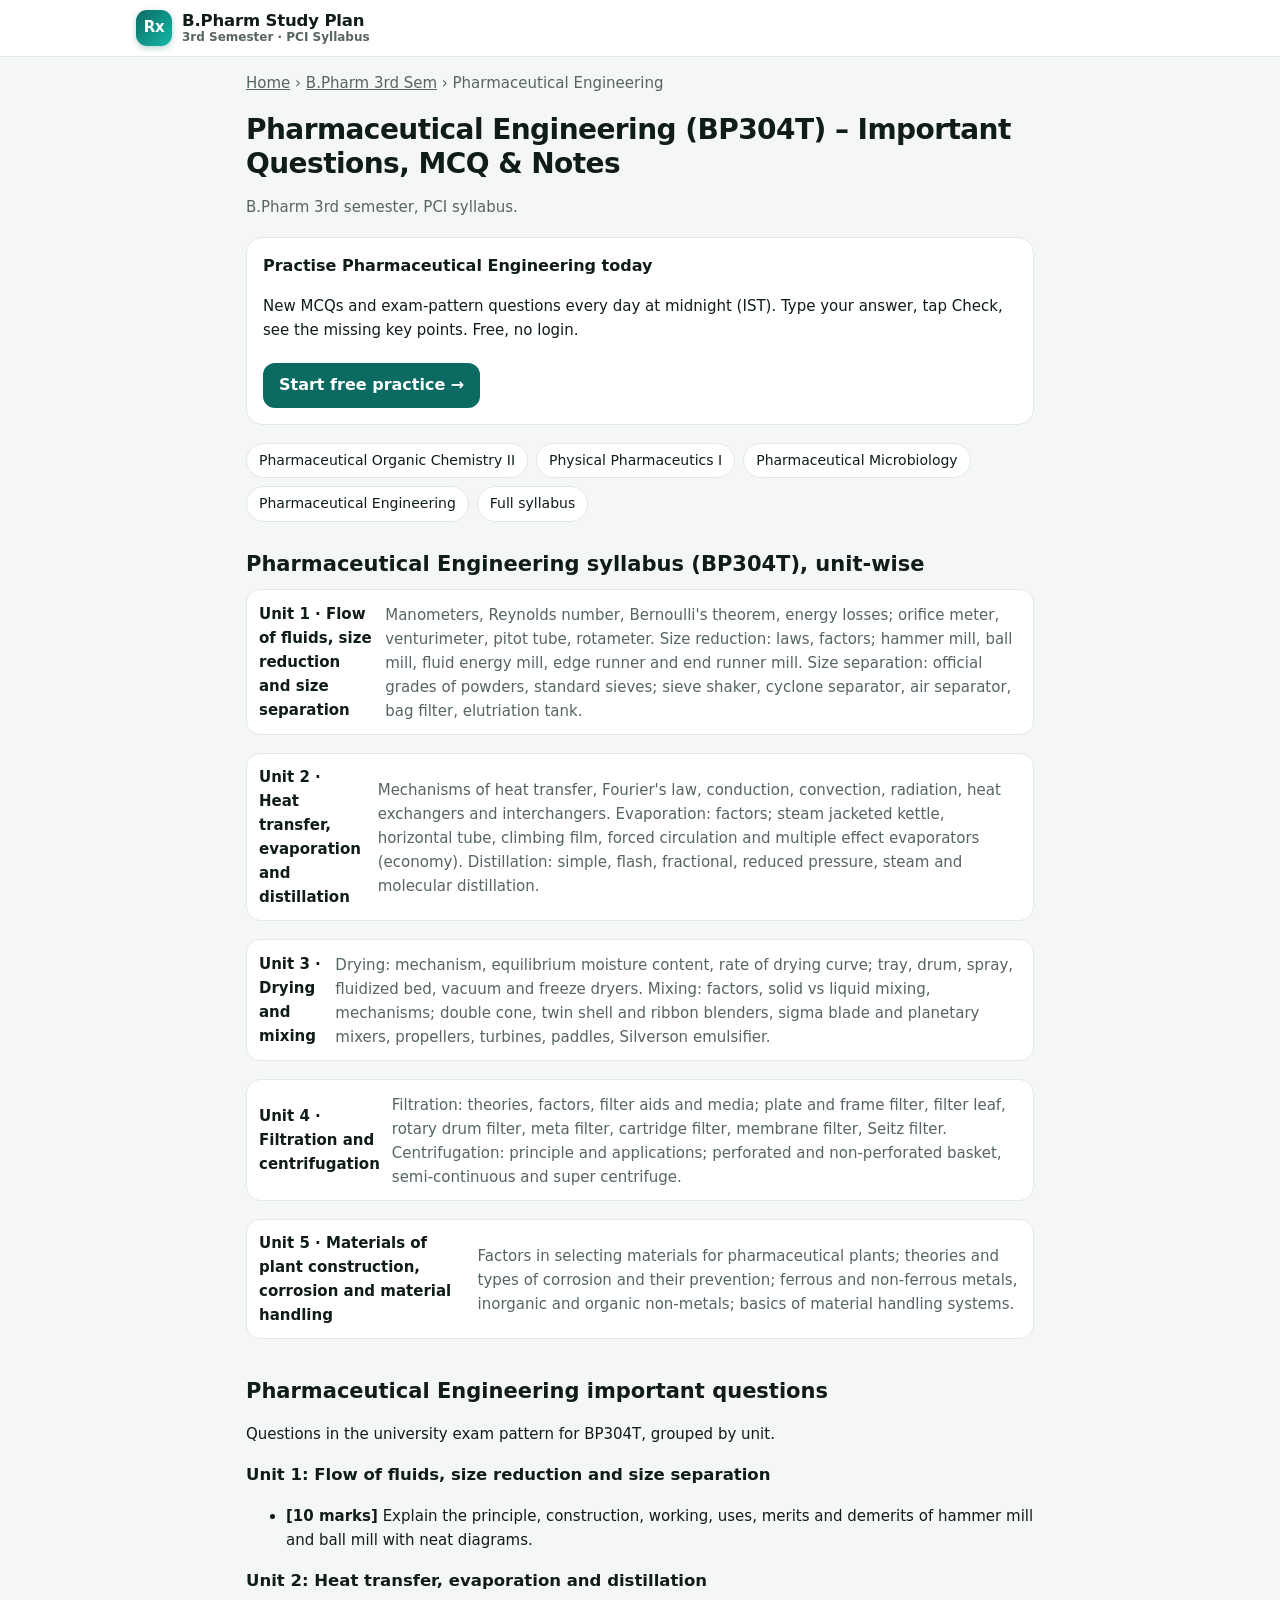
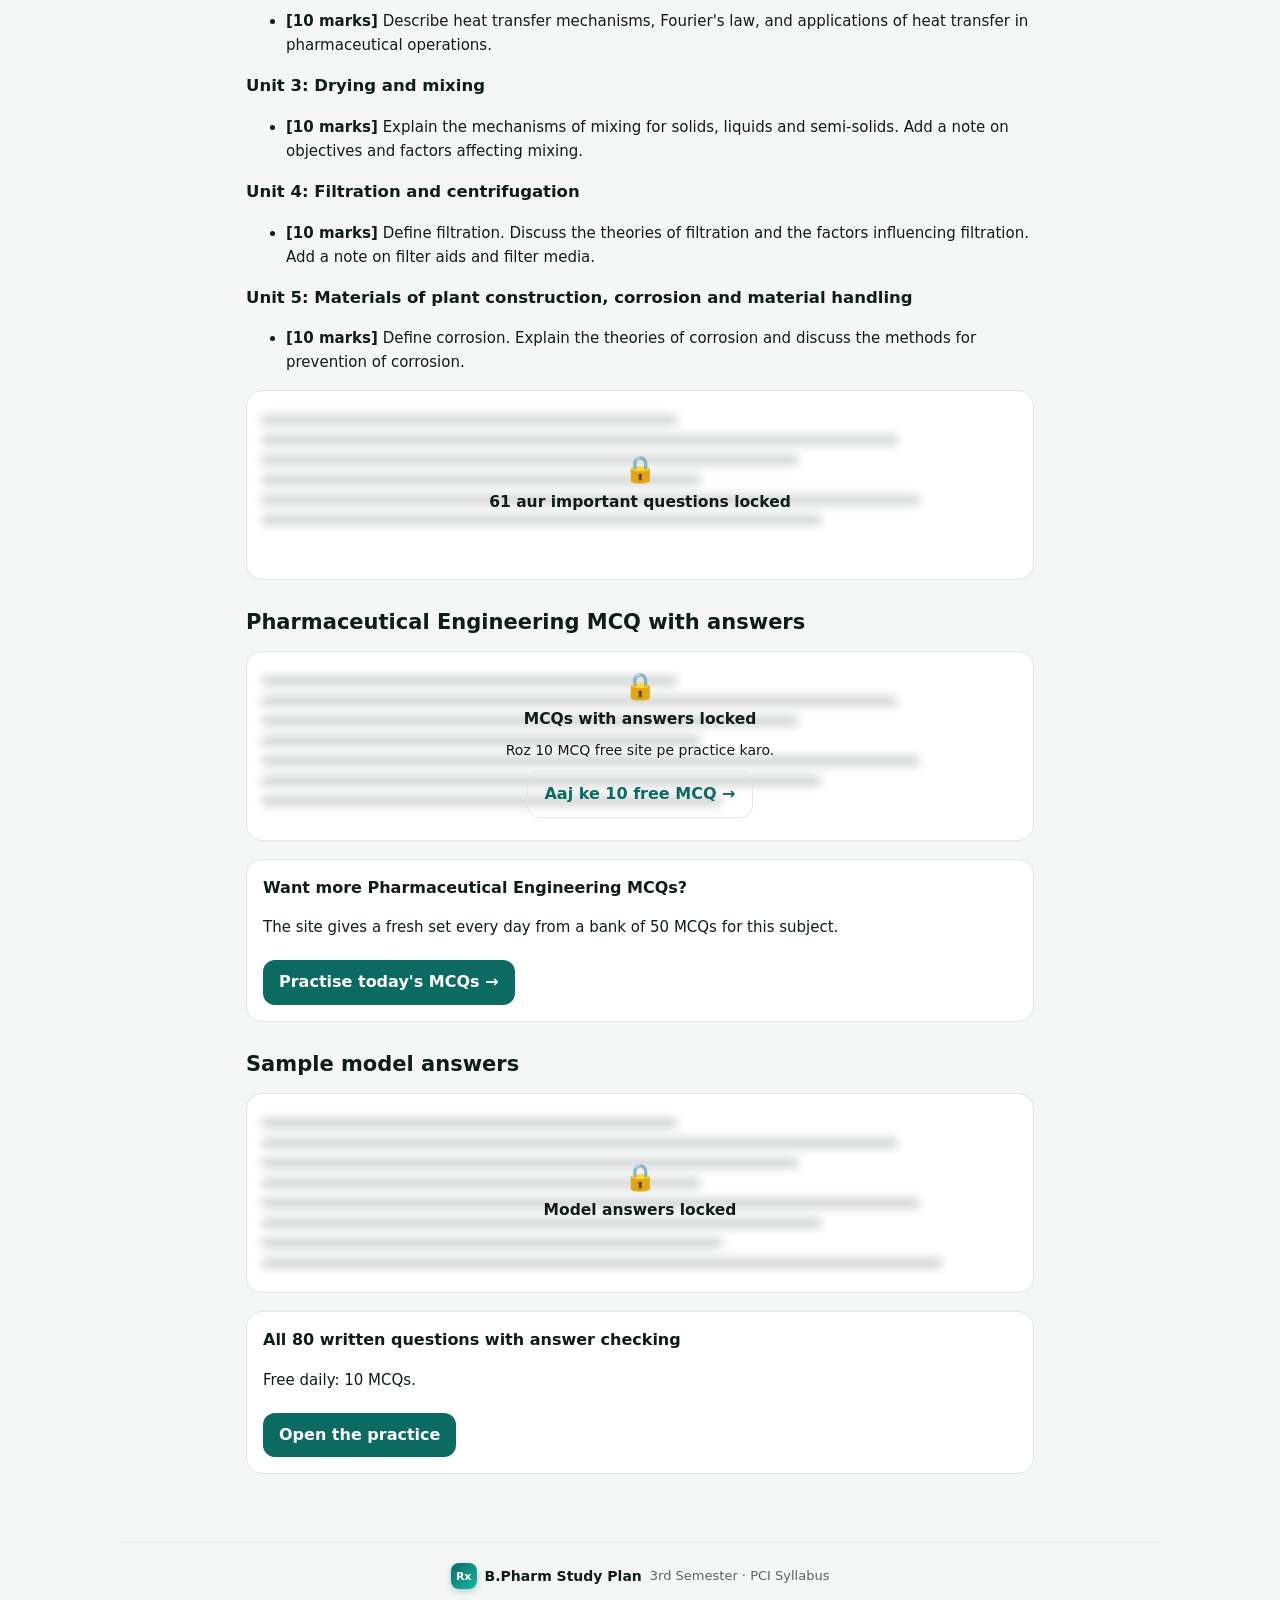
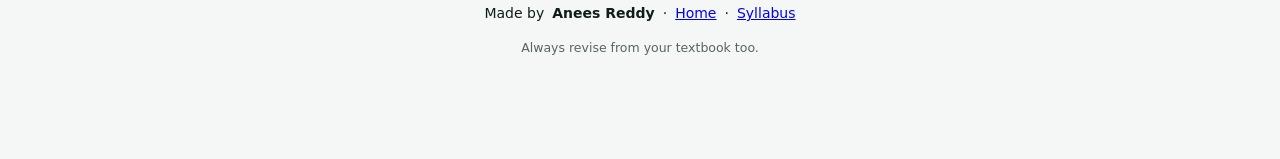
<file: pharmaceutical-engineering.html>
<html lang="en">
<head>
<meta charset="utf-8">
<meta name="viewport" content="width=device-width, initial-scale=1, viewport-fit=cover">
<title>Pharmaceutical Engineering (BP304T): Important Questions, MCQ &amp; Notes | B.Pharm 3rd Sem PCI</title>
<meta name="description" content="Pharmaceutical Engineering (BP304T) important questions unit-wise, MCQs, model answers and PCI syllabus for B Pharm 3rd semester: flow of fluids, size reduction, heat transfer, distillation, drying, mixing, filtration.">
<meta name="author" content="Anees Reddy">
<link rel="canonical" href="https://pharma3sem.publicvm.com/pharmaceutical-engineering">
<meta name="robots" content="index,follow,max-image-preview:large">
<meta property="og:title" content="Pharmaceutical Engineering (BP304T): Important Questions, MCQ &amp; Notes | B.Pharm 3rd Sem PCI">
<meta property="og:description" content="Pharmaceutical Engineering (BP304T) important questions unit-wise, MCQs, model answers and PCI syllabus for B Pharm 3rd semester: flow of fluids, size reduction, heat transfer, distillation, drying, mixing, filtration.">
<meta property="og:type" content="article">
<meta property="og:url" content="https://pharma3sem.publicvm.com/pharmaceutical-engineering">
<meta property="og:site_name" content="B.Pharm Study Plan">
<meta property="og:image" content="https://pharma3sem.publicvm.com/og.png">
<meta property="og:image:width" content="1200">
<meta property="og:image:height" content="630">
<meta name="twitter:card" content="summary_large_image">
<meta name="twitter:title" content="Pharmaceutical Engineering (BP304T): Important Questions, MCQ &amp; Notes | B.Pharm 3rd Sem PCI">
<meta name="twitter:description" content="Pharmaceutical Engineering (BP304T) important questions unit-wise, MCQs, model answers and PCI syllabus for B Pharm 3rd semester: flow of fluids, size reduction, heat transfer, distillation, drying, mixing, filtration.">
<meta name="twitter:image" content="https://pharma3sem.publicvm.com/og.png">
<meta name="theme-color" content="#ffffff">
<meta name="color-scheme" content="only light">
<link rel="icon" href="icon-192.png">
<link rel="stylesheet" href="styles.css">
<style>
.pg{width:100%;max-width:820px;margin:0 auto;padding:0 16px 20px}
.pg h1{font-size:28px;line-height:1.2;letter-spacing:-.02em;margin:18px 0 8px;font-weight:900}
.pg h2{font-size:21px;margin:26px 0 8px;font-weight:800}
.pg h3{font-size:16.5px;margin:16px 0 6px}
.pg p,.pg li{font-size:15px;line-height:1.6}
.pg .lead{color:var(--muted)}
.cta-box{background:var(--card);border:1px solid var(--line);border-radius:16px;padding:16px;margin:18px 0}
.cta-box .btn{display:inline-block;text-decoration:none;margin:6px 8px 0 0}
.qlist li{margin:4px 0}
.seolock{position:relative;border:1px solid var(--line);border-radius:16px;overflow:hidden;margin:12px 0 18px;background:var(--card);min-height:190px}
.seolock .bl{filter:blur(5px);-webkit-filter:blur(5px);opacity:.75;user-select:none;-webkit-user-select:none;pointer-events:none;padding:14px}
.seolock .bl i{display:block;height:10px;border-radius:6px;background:currentColor;opacity:.25;margin:10px 0}
.seolock .ov{position:absolute;inset:0;display:flex;flex-direction:column;align-items:center;justify-content:center;gap:8px;text-align:center;padding:14px}
.seolock .ov b{font-size:15.5px}.seolock .ov p{margin:0;font-size:14px;max-width:320px}
.seolock .ov .btn{display:inline-block;text-decoration:none;margin:2px 0 0}
.seolock .lk{font-size:26px;line-height:1}

.mcq{background:var(--card);border:1px solid var(--line);border-radius:14px;padding:12px 14px;margin:10px 0}
.mcq ol{margin:6px 0;padding-left:22px}
.mcq details summary{cursor:pointer;font-weight:700;color:var(--brand)}
.ans{background:var(--card);border:1px solid var(--line);border-radius:14px;padding:12px 14px;margin:10px 0}
.crumb{font-size:13px;color:var(--muted);margin-top:14px}.crumb a{color:inherit}
.subjnav{display:flex;flex-wrap:wrap;gap:8px;margin:10px 0}.subjnav a{border:1px solid var(--line);border-radius:999px;padding:6px 12px;text-decoration:none;color:var(--ink);font-size:14px;background:var(--card)}
</style>
<script type="application/ld+json">{"@context": "https://schema.org", "@type": "Course", "name": "Pharmaceutical Engineering (BP304T) – B.Pharm 3rd Semester", "description": "Pharmaceutical Engineering (BP304T) important questions unit-wise, MCQs, model answers and PCI syllabus for B Pharm 3rd semester: flow of fluids, size reduction, heat transfer, distillation, drying, mixing, filtration.", "courseCode": "BP304T", "educationalLevel": "B.Pharm 3rd semester (PCI syllabus)", "inLanguage": "en", "isAccessibleForFree": true, "url": "https://pharma3sem.publicvm.com/pharmaceutical-engineering", "provider": {"@type": "EducationalOrganization", "name": "B.Pharm Study Plan", "url": "https://pharma3sem.publicvm.com/", "founder": {"@type": "Person", "name": "Anees Reddy"}, "logo": "https://pharma3sem.publicvm.com/icon-512.png"}, "hasCourseInstance": {"@type": "CourseInstance", "courseMode": "online", "courseWorkload": "PT20M"}, "offers": {"@type": "Offer", "category": "Free", "price": 0, "priceCurrency": "INR"}}</script>
<script type="application/ld+json">{"@context": "https://schema.org", "@type": "BreadcrumbList", "itemListElement": [{"@type": "ListItem", "position": 1, "name": "Home", "item": "https://pharma3sem.publicvm.com/"}, {"@type": "ListItem", "position": 2, "name": "B.Pharm 3rd Semester", "item": "https://pharma3sem.publicvm.com/b-pharm-3rd-semester-syllabus"}, {"@type": "ListItem", "position": 3, "name": "Pharmaceutical Engineering", "item": "https://pharma3sem.publicvm.com/pharmaceutical-engineering"}]}</script>
</head>
<body>
<header class="topbar"><div class="bar">
<a class="brand" href="/" aria-label="B.Pharm Study Plan home"><span class="logo" aria-hidden="true">Rx</span><span class="bt"><strong>B.Pharm Study Plan</strong><small>3rd Semester · PCI Syllabus</small></span></a>
</div></header>
<main class="pg" id="main">
<p class="crumb"><a href="/">Home</a> › <a href="/b-pharm-3rd-semester-syllabus">B.Pharm 3rd Sem</a> › Pharmaceutical Engineering</p>
<h1>Pharmaceutical Engineering (BP304T) – Important Questions, MCQ &amp; Notes</h1>
<p class="lead">B.Pharm 3rd semester, PCI syllabus. </p>
<div class="cta-box"><b>Practise Pharmaceutical Engineering today</b><p>New MCQs and exam-pattern questions every day at midnight (IST). Type your answer, tap Check, see the missing key points. Free, no login.</p><a class="btn" href="/#/bp304t/mcq">Start free practice →</a></div>
<nav class="subjnav" aria-label="Subjects"><a href="/pharmaceutical-organic-chemistry-2">Pharmaceutical Organic Chemistry II</a><a href="/physical-pharmaceutics-1">Physical Pharmaceutics I</a><a href="/pharmaceutical-microbiology">Pharmaceutical Microbiology</a><a href="/pharmaceutical-engineering">Pharmaceutical Engineering</a><a href="/b-pharm-3rd-semester-syllabus">Full syllabus</a></nav><h2>Pharmaceutical Engineering syllabus (BP304T), unit-wise</h2>
<ol class="units"><li><b>Unit 1 · Flow of fluids, size reduction and size separation</b><p>Manometers, Reynolds number, Bernoulli's theorem, energy losses; orifice meter, venturimeter, pitot tube, rotameter. Size reduction: laws, factors; hammer mill, ball mill, fluid energy mill, edge runner and end runner mill. Size separation: official grades of powders, standard sieves; sieve shaker, cyclone separator, air separator, bag filter, elutriation tank.</p></li><li><b>Unit 2 · Heat transfer, evaporation and distillation</b><p>Mechanisms of heat transfer, Fourier's law, conduction, convection, radiation, heat exchangers and interchangers. Evaporation: factors; steam jacketed kettle, horizontal tube, climbing film, forced circulation and multiple effect evaporators (economy). Distillation: simple, flash, fractional, reduced pressure, steam and molecular distillation.</p></li><li><b>Unit 3 · Drying and mixing</b><p>Drying: mechanism, equilibrium moisture content, rate of drying curve; tray, drum, spray, fluidized bed, vacuum and freeze dryers. Mixing: factors, solid vs liquid mixing, mechanisms; double cone, twin shell and ribbon blenders, sigma blade and planetary mixers, propellers, turbines, paddles, Silverson emulsifier.</p></li><li><b>Unit 4 · Filtration and centrifugation</b><p>Filtration: theories, factors, filter aids and media; plate and frame filter, filter leaf, rotary drum filter, meta filter, cartridge filter, membrane filter, Seitz filter. Centrifugation: principle and applications; perforated and non-perforated basket, semi-continuous and super centrifuge.</p></li><li><b>Unit 5 · Materials of plant construction, corrosion and material handling</b><p>Factors in selecting materials for pharmaceutical plants; theories and types of corrosion and their prevention; ferrous and non-ferrous metals, inorganic and organic non-metals; basics of material handling systems.</p></li></ol>
<h2>Pharmaceutical Engineering important questions</h2>
<p>Questions in the university exam pattern for BP304T, grouped by unit. </p>
<h3>Unit 1: Flow of fluids, size reduction and size separation</h3>
<ul class="qlist"><li><b>[10 marks]</b> Explain the principle, construction, working, uses, merits and demerits of hammer mill and ball mill with neat diagrams.</li></ul>
<h3>Unit 2: Heat transfer, evaporation and distillation</h3>
<ul class="qlist"><li><b>[10 marks]</b> Describe heat transfer mechanisms, Fourier's law, and applications of heat transfer in pharmaceutical operations.</li></ul>
<h3>Unit 3: Drying and mixing</h3>
<ul class="qlist"><li><b>[10 marks]</b> Explain the mechanisms of mixing for solids, liquids and semi-solids. Add a note on objectives and factors affecting mixing.</li></ul>
<h3>Unit 4: Filtration and centrifugation</h3>
<ul class="qlist"><li><b>[10 marks]</b> Define filtration. Discuss the theories of filtration and the factors influencing filtration. Add a note on filter aids and filter media.</li></ul>
<h3>Unit 5: Materials of plant construction, corrosion and material handling</h3>
<ul class="qlist"><li><b>[10 marks]</b> Define corrosion. Explain the theories of corrosion and discuss the methods for prevention of corrosion.</li></ul>
<div class="seolock"><div class="bl" aria-hidden="true"><i style="width:55%"></i><i style="width:84%"></i><i style="width:71%"></i><i style="width:58%"></i><i style="width:87%"></i><i style="width:74%"></i></div><div class="ov"><span class="lk" aria-hidden="true">🔒</span><b>61 aur important questions locked</b></div></div>
<h2>Pharmaceutical Engineering MCQ with answers</h2>
<div class="seolock"><div class="bl" aria-hidden="true"><i style="width:55%"></i><i style="width:84%"></i><i style="width:71%"></i><i style="width:58%"></i><i style="width:87%"></i><i style="width:74%"></i><i style="width:61%"></i></div><div class="ov"><span class="lk" aria-hidden="true">🔒</span><b>MCQs with answers locked</b><p>Roz 10 MCQ free site pe practice karo. </p> <a class="btn ghost" href="/#/bp304t/mcq">Aaj ke 10 free MCQ →</a></div></div>
<div class="cta-box"><b>Want more Pharmaceutical Engineering MCQs?</b><p>The site gives a fresh set every day from a bank of 50 MCQs for this subject.</p><a class="btn" href="/#/bp304t/mcq">Practise today's MCQs →</a></div>
<h2>Sample model answers</h2>

<div class="seolock"><div class="bl" aria-hidden="true"><i style="width:55%"></i><i style="width:84%"></i><i style="width:71%"></i><i style="width:58%"></i><i style="width:87%"></i><i style="width:74%"></i><i style="width:61%"></i><i style="width:90%"></i></div><div class="ov"><span class="lk" aria-hidden="true">🔒</span><b>Model answers locked</b></div></div>
<div class="cta-box"><b>All 80 written questions with answer checking</b><p>Free daily: 10 MCQs. </p><a class="btn" href="/#/bp304t/mcq">Open the practice</a></div>
</main>
<footer class="foot">
<div class="fbrand"><span class="logo sm" aria-hidden="true">Rx</span><b>B.Pharm Study Plan</b><span>3rd Semester · PCI Syllabus</span></div>
<p class="credit">Made by <b>Anees Reddy</b> · <a href="/">Home</a> · <a href="/b-pharm-3rd-semester-syllabus">Syllabus</a></p>
<p>Always revise from your textbook too.</p>
</footer>
</body>
</html>
</file>
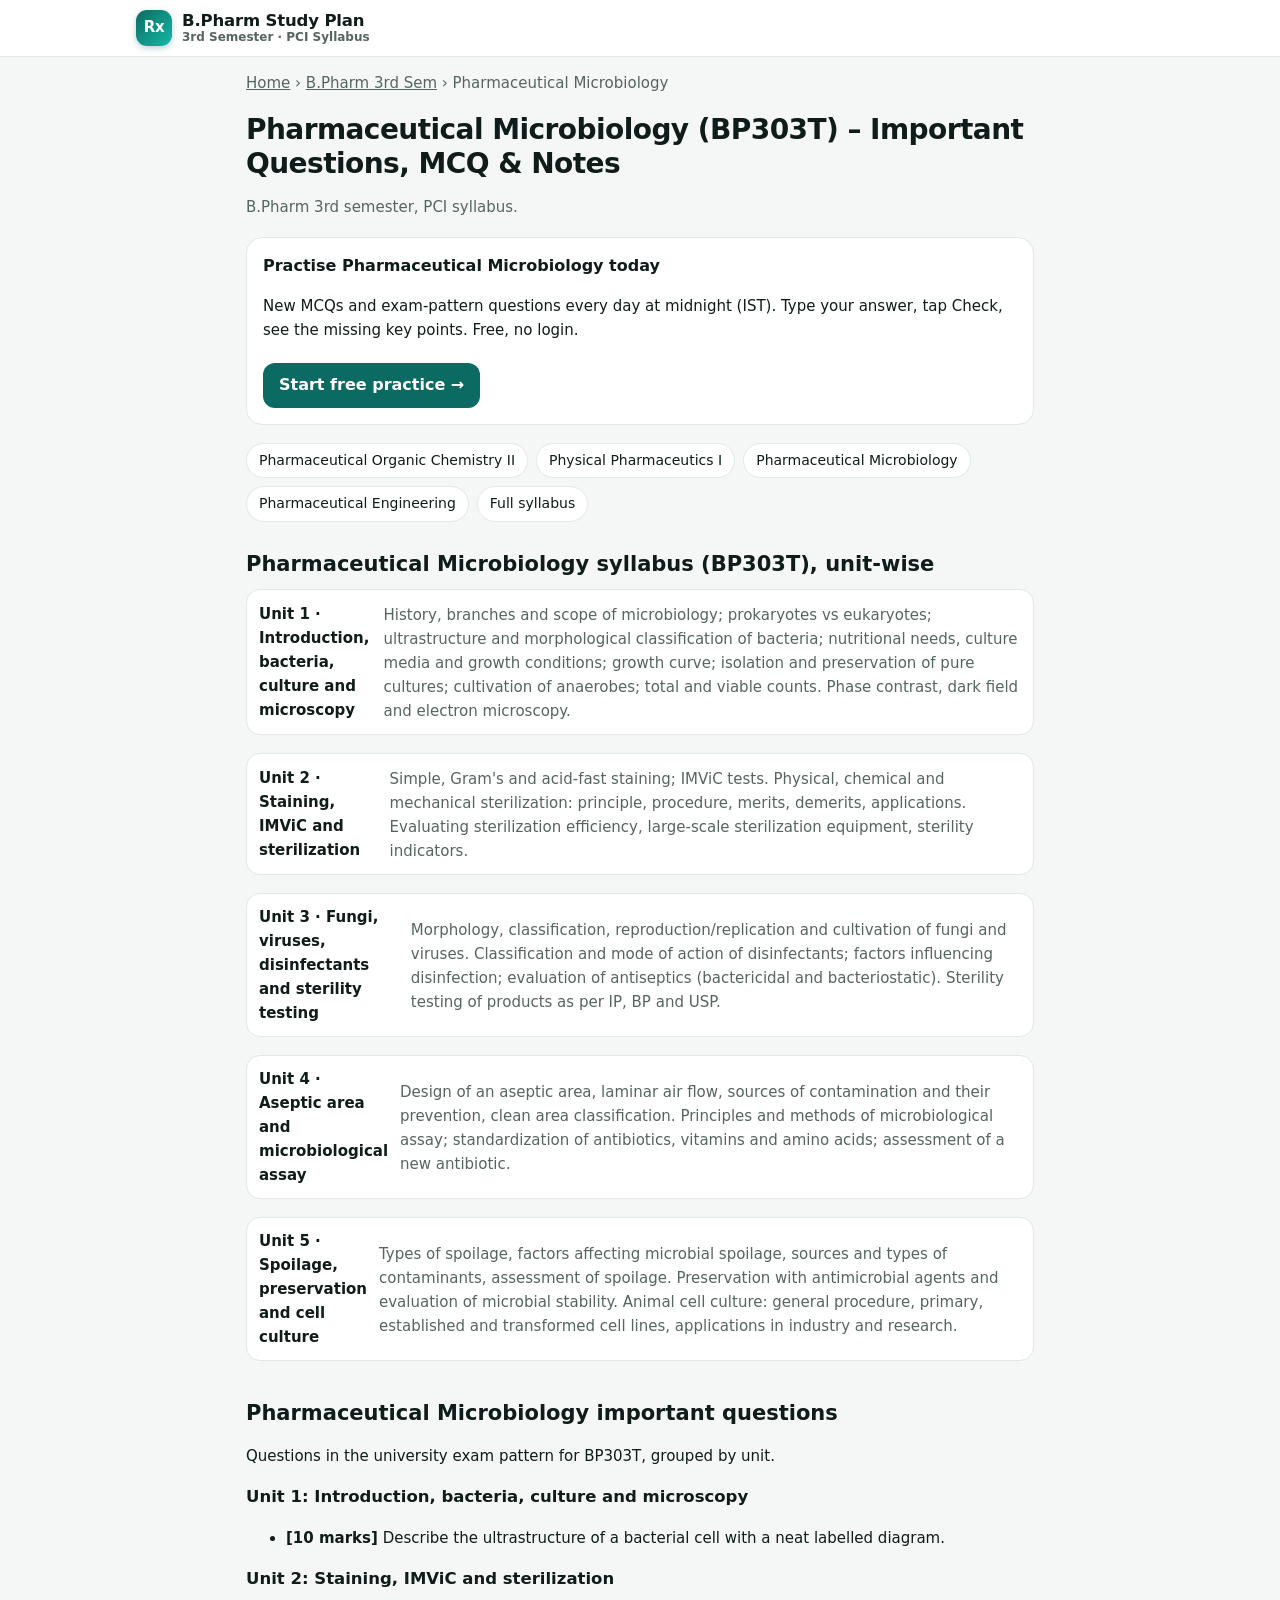
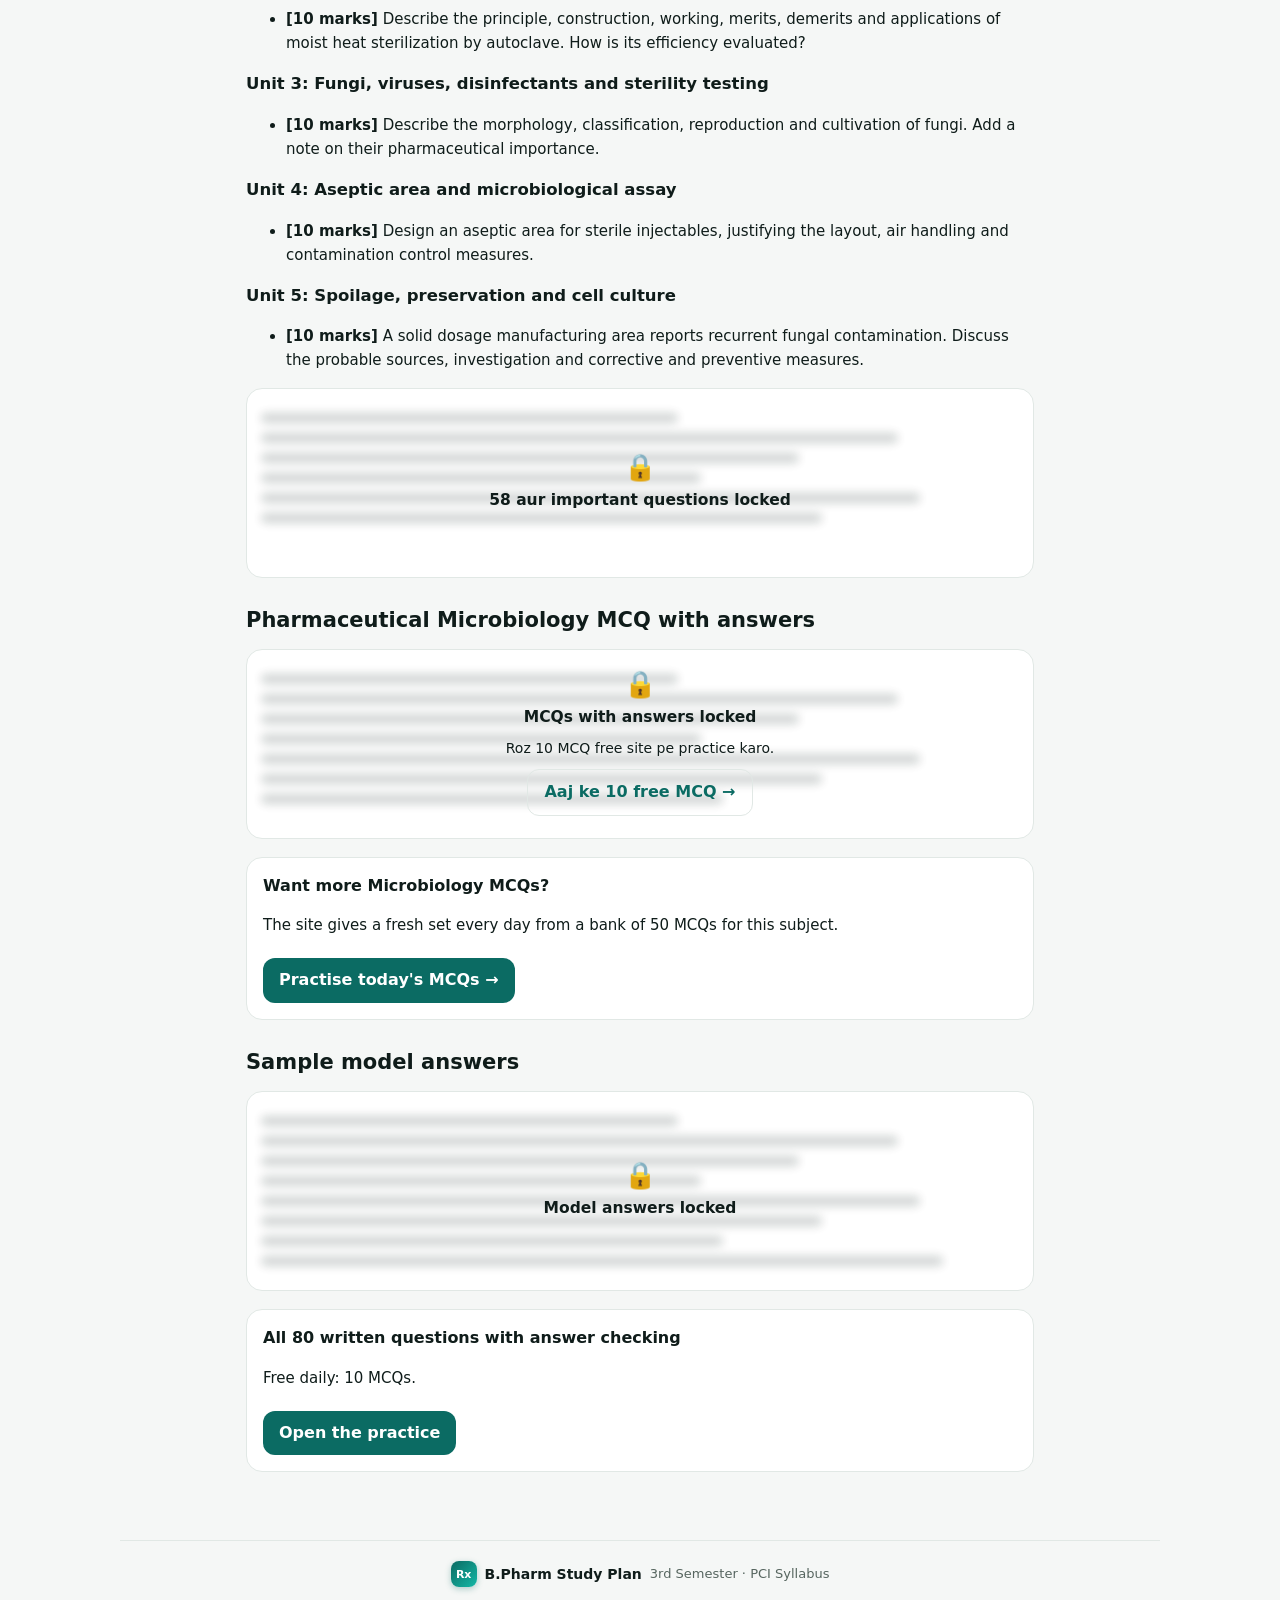
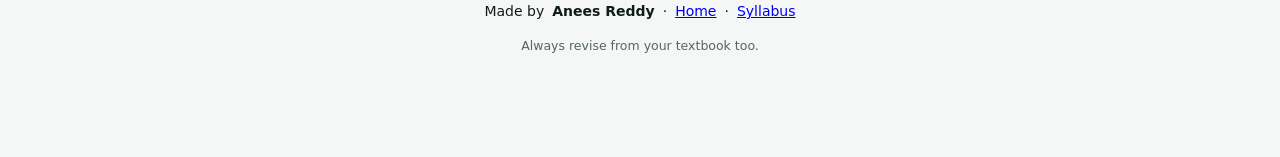
<file: pharmaceutical-microbiology.html>
<html lang="en">
<head>
<meta charset="utf-8">
<meta name="viewport" content="width=device-width, initial-scale=1, viewport-fit=cover">
<title>Pharmaceutical Microbiology (BP303T): Notes, Important Questions &amp; MCQ | B.Pharm 3rd Sem PCI</title>
<meta name="description" content="Pharmaceutical Microbiology (BP303T) notes by unit, important questions, MCQs with answers and sample model answers for B Pharm 3rd semester (PCI syllabus): sterilization, staining, microbial assay, cell culture.">
<meta name="author" content="Anees Reddy">
<link rel="canonical" href="https://pharma3sem.publicvm.com/pharmaceutical-microbiology">
<meta name="robots" content="index,follow,max-image-preview:large">
<meta property="og:title" content="Pharmaceutical Microbiology (BP303T): Notes, Important Questions &amp; MCQ | B.Pharm 3rd Sem PCI">
<meta property="og:description" content="Pharmaceutical Microbiology (BP303T) notes by unit, important questions, MCQs with answers and sample model answers for B Pharm 3rd semester (PCI syllabus): sterilization, staining, microbial assay, cell culture.">
<meta property="og:type" content="article">
<meta property="og:url" content="https://pharma3sem.publicvm.com/pharmaceutical-microbiology">
<meta property="og:site_name" content="B.Pharm Study Plan">
<meta property="og:image" content="https://pharma3sem.publicvm.com/og.png">
<meta property="og:image:width" content="1200">
<meta property="og:image:height" content="630">
<meta name="twitter:card" content="summary_large_image">
<meta name="twitter:title" content="Pharmaceutical Microbiology (BP303T): Notes, Important Questions &amp; MCQ | B.Pharm 3rd Sem PCI">
<meta name="twitter:description" content="Pharmaceutical Microbiology (BP303T) notes by unit, important questions, MCQs with answers and sample model answers for B Pharm 3rd semester (PCI syllabus): sterilization, staining, microbial assay, cell culture.">
<meta name="twitter:image" content="https://pharma3sem.publicvm.com/og.png">
<meta name="theme-color" content="#ffffff">
<meta name="color-scheme" content="only light">
<link rel="icon" href="icon-192.png">
<link rel="stylesheet" href="styles.css">
<style>
.pg{width:100%;max-width:820px;margin:0 auto;padding:0 16px 20px}
.pg h1{font-size:28px;line-height:1.2;letter-spacing:-.02em;margin:18px 0 8px;font-weight:900}
.pg h2{font-size:21px;margin:26px 0 8px;font-weight:800}
.pg h3{font-size:16.5px;margin:16px 0 6px}
.pg p,.pg li{font-size:15px;line-height:1.6}
.pg .lead{color:var(--muted)}
.cta-box{background:var(--card);border:1px solid var(--line);border-radius:16px;padding:16px;margin:18px 0}
.cta-box .btn{display:inline-block;text-decoration:none;margin:6px 8px 0 0}
.qlist li{margin:4px 0}
.seolock{position:relative;border:1px solid var(--line);border-radius:16px;overflow:hidden;margin:12px 0 18px;background:var(--card);min-height:190px}
.seolock .bl{filter:blur(5px);-webkit-filter:blur(5px);opacity:.75;user-select:none;-webkit-user-select:none;pointer-events:none;padding:14px}
.seolock .bl i{display:block;height:10px;border-radius:6px;background:currentColor;opacity:.25;margin:10px 0}
.seolock .ov{position:absolute;inset:0;display:flex;flex-direction:column;align-items:center;justify-content:center;gap:8px;text-align:center;padding:14px}
.seolock .ov b{font-size:15.5px}.seolock .ov p{margin:0;font-size:14px;max-width:320px}
.seolock .ov .btn{display:inline-block;text-decoration:none;margin:2px 0 0}
.seolock .lk{font-size:26px;line-height:1}

.mcq{background:var(--card);border:1px solid var(--line);border-radius:14px;padding:12px 14px;margin:10px 0}
.mcq ol{margin:6px 0;padding-left:22px}
.mcq details summary{cursor:pointer;font-weight:700;color:var(--brand)}
.ans{background:var(--card);border:1px solid var(--line);border-radius:14px;padding:12px 14px;margin:10px 0}
.crumb{font-size:13px;color:var(--muted);margin-top:14px}.crumb a{color:inherit}
.subjnav{display:flex;flex-wrap:wrap;gap:8px;margin:10px 0}.subjnav a{border:1px solid var(--line);border-radius:999px;padding:6px 12px;text-decoration:none;color:var(--ink);font-size:14px;background:var(--card)}
</style>
<script type="application/ld+json">{"@context": "https://schema.org", "@type": "Course", "name": "Pharmaceutical Microbiology (BP303T) – B.Pharm 3rd Semester", "description": "Pharmaceutical Microbiology (BP303T) notes by unit, important questions, MCQs with answers and sample model answers for B Pharm 3rd semester (PCI syllabus): sterilization, staining, microbial assay, cell culture.", "courseCode": "BP303T", "educationalLevel": "B.Pharm 3rd semester (PCI syllabus)", "inLanguage": "en", "isAccessibleForFree": true, "url": "https://pharma3sem.publicvm.com/pharmaceutical-microbiology", "provider": {"@type": "EducationalOrganization", "name": "B.Pharm Study Plan", "url": "https://pharma3sem.publicvm.com/", "founder": {"@type": "Person", "name": "Anees Reddy"}, "logo": "https://pharma3sem.publicvm.com/icon-512.png"}, "hasCourseInstance": {"@type": "CourseInstance", "courseMode": "online", "courseWorkload": "PT20M"}, "offers": {"@type": "Offer", "category": "Free", "price": 0, "priceCurrency": "INR"}}</script>
<script type="application/ld+json">{"@context": "https://schema.org", "@type": "BreadcrumbList", "itemListElement": [{"@type": "ListItem", "position": 1, "name": "Home", "item": "https://pharma3sem.publicvm.com/"}, {"@type": "ListItem", "position": 2, "name": "B.Pharm 3rd Semester", "item": "https://pharma3sem.publicvm.com/b-pharm-3rd-semester-syllabus"}, {"@type": "ListItem", "position": 3, "name": "Pharmaceutical Microbiology", "item": "https://pharma3sem.publicvm.com/pharmaceutical-microbiology"}]}</script>
</head>
<body>
<header class="topbar"><div class="bar">
<a class="brand" href="/" aria-label="B.Pharm Study Plan home"><span class="logo" aria-hidden="true">Rx</span><span class="bt"><strong>B.Pharm Study Plan</strong><small>3rd Semester · PCI Syllabus</small></span></a>
</div></header>
<main class="pg" id="main">
<p class="crumb"><a href="/">Home</a> › <a href="/b-pharm-3rd-semester-syllabus">B.Pharm 3rd Sem</a> › Pharmaceutical Microbiology</p>
<h1>Pharmaceutical Microbiology (BP303T) – Important Questions, MCQ &amp; Notes</h1>
<p class="lead">B.Pharm 3rd semester, PCI syllabus. </p>
<div class="cta-box"><b>Practise Pharmaceutical Microbiology today</b><p>New MCQs and exam-pattern questions every day at midnight (IST). Type your answer, tap Check, see the missing key points. Free, no login.</p><a class="btn" href="/#/bp303t/mcq">Start free practice →</a></div>
<nav class="subjnav" aria-label="Subjects"><a href="/pharmaceutical-organic-chemistry-2">Pharmaceutical Organic Chemistry II</a><a href="/physical-pharmaceutics-1">Physical Pharmaceutics I</a><a href="/pharmaceutical-microbiology">Pharmaceutical Microbiology</a><a href="/pharmaceutical-engineering">Pharmaceutical Engineering</a><a href="/b-pharm-3rd-semester-syllabus">Full syllabus</a></nav><h2>Pharmaceutical Microbiology syllabus (BP303T), unit-wise</h2>
<ol class="units"><li><b>Unit 1 · Introduction, bacteria, culture and microscopy</b><p>History, branches and scope of microbiology; prokaryotes vs eukaryotes; ultrastructure and morphological classification of bacteria; nutritional needs, culture media and growth conditions; growth curve; isolation and preservation of pure cultures; cultivation of anaerobes; total and viable counts. Phase contrast, dark field and electron microscopy.</p></li><li><b>Unit 2 · Staining, IMViC and sterilization</b><p>Simple, Gram's and acid-fast staining; IMViC tests. Physical, chemical and mechanical sterilization: principle, procedure, merits, demerits, applications. Evaluating sterilization efficiency, large-scale sterilization equipment, sterility indicators.</p></li><li><b>Unit 3 · Fungi, viruses, disinfectants and sterility testing</b><p>Morphology, classification, reproduction/replication and cultivation of fungi and viruses. Classification and mode of action of disinfectants; factors influencing disinfection; evaluation of antiseptics (bactericidal and bacteriostatic). Sterility testing of products as per IP, BP and USP.</p></li><li><b>Unit 4 · Aseptic area and microbiological assay</b><p>Design of an aseptic area, laminar air flow, sources of contamination and their prevention, clean area classification. Principles and methods of microbiological assay; standardization of antibiotics, vitamins and amino acids; assessment of a new antibiotic.</p></li><li><b>Unit 5 · Spoilage, preservation and cell culture</b><p>Types of spoilage, factors affecting microbial spoilage, sources and types of contaminants, assessment of spoilage. Preservation with antimicrobial agents and evaluation of microbial stability. Animal cell culture: general procedure, primary, established and transformed cell lines, applications in industry and research.</p></li></ol>
<h2>Pharmaceutical Microbiology important questions</h2>
<p>Questions in the university exam pattern for BP303T, grouped by unit. </p>
<h3>Unit 1: Introduction, bacteria, culture and microscopy</h3>
<ul class="qlist"><li><b>[10 marks]</b> Describe the ultrastructure of a bacterial cell with a neat labelled diagram.</li></ul>
<h3>Unit 2: Staining, IMViC and sterilization</h3>
<ul class="qlist"><li><b>[10 marks]</b> Describe the principle, construction, working, merits, demerits and applications of moist heat sterilization by autoclave. How is its efficiency evaluated?</li></ul>
<h3>Unit 3: Fungi, viruses, disinfectants and sterility testing</h3>
<ul class="qlist"><li><b>[10 marks]</b> Describe the morphology, classification, reproduction and cultivation of fungi. Add a note on their pharmaceutical importance.</li></ul>
<h3>Unit 4: Aseptic area and microbiological assay</h3>
<ul class="qlist"><li><b>[10 marks]</b> Design an aseptic area for sterile injectables, justifying the layout, air handling and contamination control measures.</li></ul>
<h3>Unit 5: Spoilage, preservation and cell culture</h3>
<ul class="qlist"><li><b>[10 marks]</b> A solid dosage manufacturing area reports recurrent fungal contamination. Discuss the probable sources, investigation and corrective and preventive measures.</li></ul>
<div class="seolock"><div class="bl" aria-hidden="true"><i style="width:55%"></i><i style="width:84%"></i><i style="width:71%"></i><i style="width:58%"></i><i style="width:87%"></i><i style="width:74%"></i></div><div class="ov"><span class="lk" aria-hidden="true">🔒</span><b>58 aur important questions locked</b></div></div>
<h2>Pharmaceutical Microbiology MCQ with answers</h2>
<div class="seolock"><div class="bl" aria-hidden="true"><i style="width:55%"></i><i style="width:84%"></i><i style="width:71%"></i><i style="width:58%"></i><i style="width:87%"></i><i style="width:74%"></i><i style="width:61%"></i></div><div class="ov"><span class="lk" aria-hidden="true">🔒</span><b>MCQs with answers locked</b><p>Roz 10 MCQ free site pe practice karo. </p> <a class="btn ghost" href="/#/bp303t/mcq">Aaj ke 10 free MCQ →</a></div></div>
<div class="cta-box"><b>Want more Microbiology MCQs?</b><p>The site gives a fresh set every day from a bank of 50 MCQs for this subject.</p><a class="btn" href="/#/bp303t/mcq">Practise today's MCQs →</a></div>
<h2>Sample model answers</h2>

<div class="seolock"><div class="bl" aria-hidden="true"><i style="width:55%"></i><i style="width:84%"></i><i style="width:71%"></i><i style="width:58%"></i><i style="width:87%"></i><i style="width:74%"></i><i style="width:61%"></i><i style="width:90%"></i></div><div class="ov"><span class="lk" aria-hidden="true">🔒</span><b>Model answers locked</b></div></div>
<div class="cta-box"><b>All 80 written questions with answer checking</b><p>Free daily: 10 MCQs. </p><a class="btn" href="/#/bp303t/mcq">Open the practice</a></div>
</main>
<footer class="foot">
<div class="fbrand"><span class="logo sm" aria-hidden="true">Rx</span><b>B.Pharm Study Plan</b><span>3rd Semester · PCI Syllabus</span></div>
<p class="credit">Made by <b>Anees Reddy</b> · <a href="/">Home</a> · <a href="/b-pharm-3rd-semester-syllabus">Syllabus</a></p>
<p>Always revise from your textbook too.</p>
</footer>
</body>
</html>
</file>
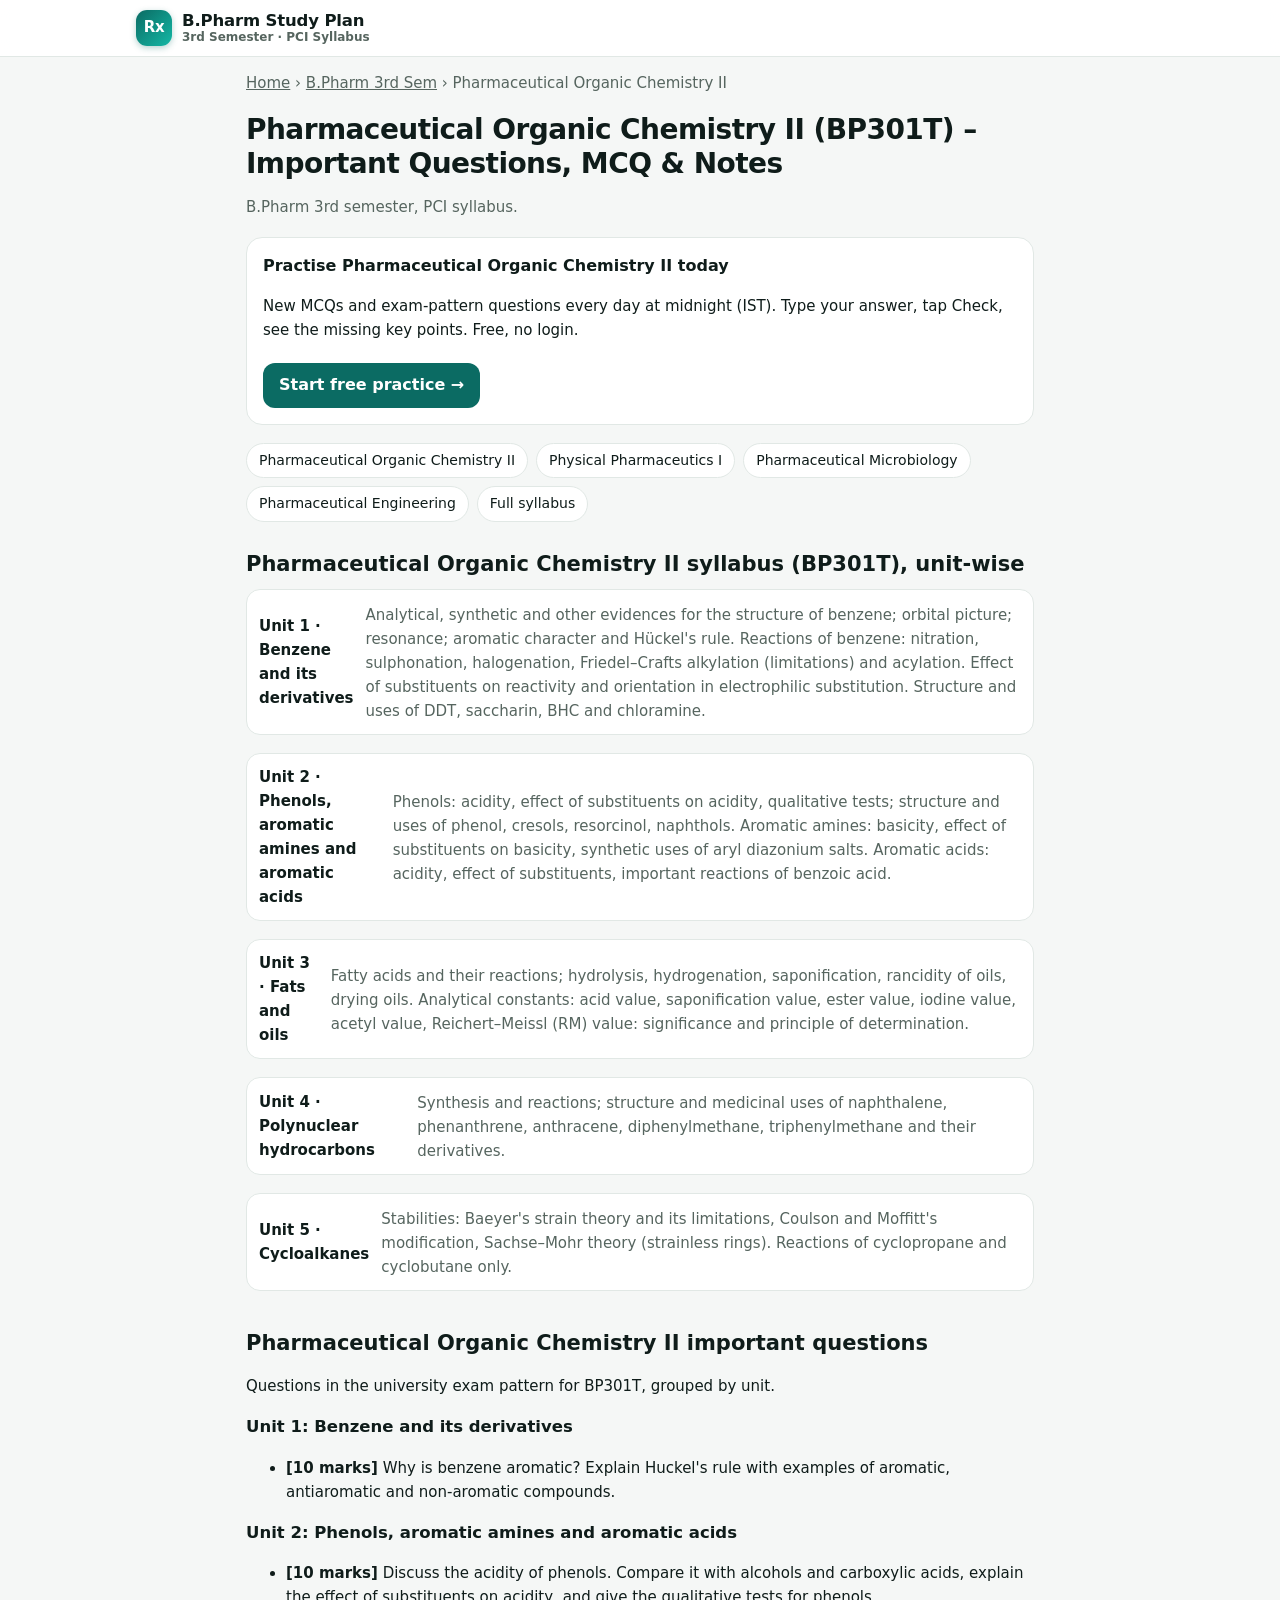
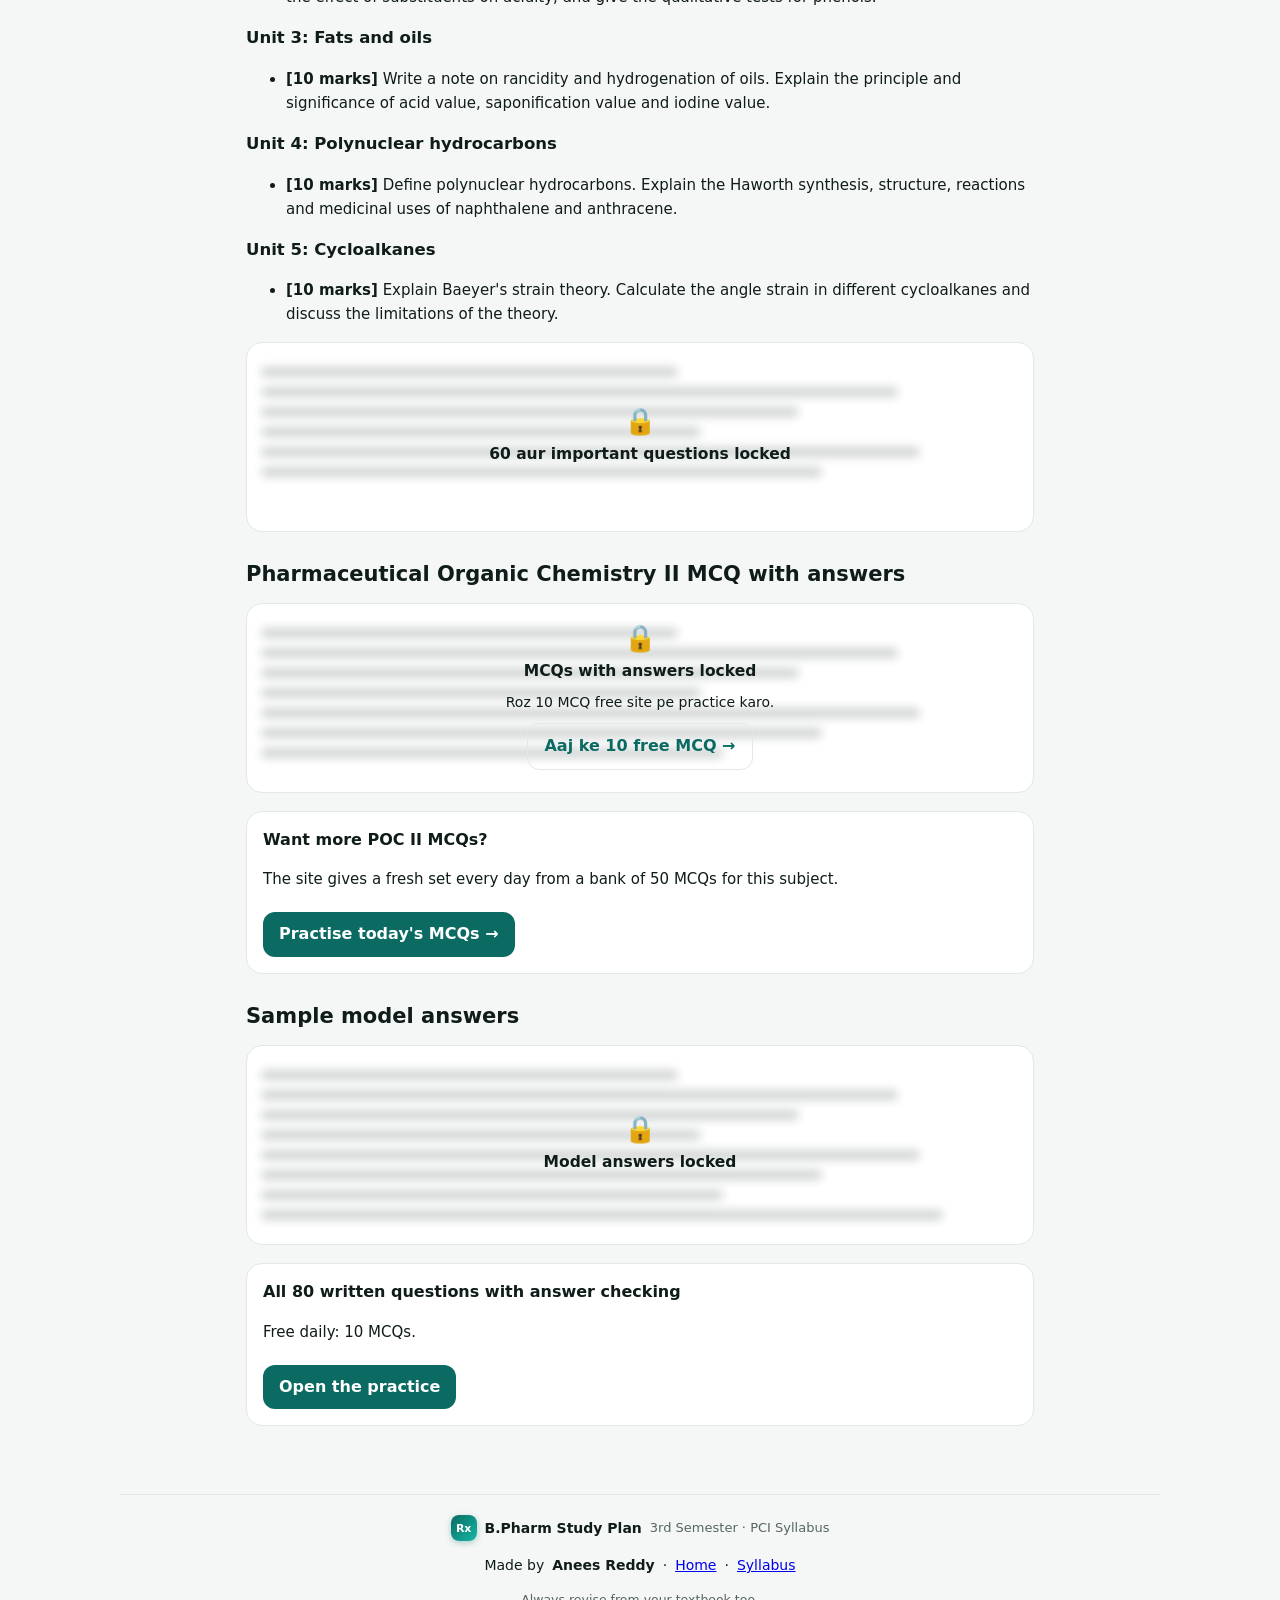
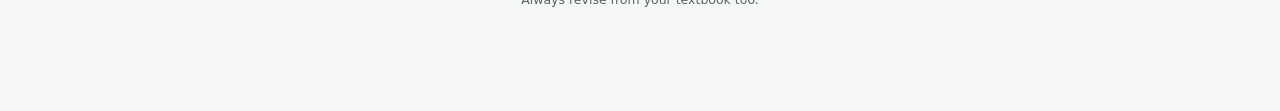
<file: pharmaceutical-organic-chemistry-2.html>
<html lang="en">
<head>
<meta charset="utf-8">
<meta name="viewport" content="width=device-width, initial-scale=1, viewport-fit=cover">
<title>Pharmaceutical Organic Chemistry II (BP301T): Important Questions, MCQ &amp; Notes | B.Pharm 3rd Sem PCI</title>
<meta name="description" content="Pharmaceutical Organic Chemistry II (BP301T) important questions unit-wise, MCQs, model answers and PCI syllabus for B Pharm 3rd semester. Benzene, phenols, fats &amp; oils, polynuclear hydrocarbons, cycloalkanes.">
<meta name="author" content="Anees Reddy">
<link rel="canonical" href="https://pharma3sem.publicvm.com/pharmaceutical-organic-chemistry-2">
<meta name="robots" content="index,follow,max-image-preview:large">
<meta property="og:title" content="Pharmaceutical Organic Chemistry II (BP301T): Important Questions, MCQ &amp; Notes | B.Pharm 3rd Sem PCI">
<meta property="og:description" content="Pharmaceutical Organic Chemistry II (BP301T) important questions unit-wise, MCQs, model answers and PCI syllabus for B Pharm 3rd semester. Benzene, phenols, fats &amp; oils, polynuclear hydrocarbons, cycloalkanes.">
<meta property="og:type" content="article">
<meta property="og:url" content="https://pharma3sem.publicvm.com/pharmaceutical-organic-chemistry-2">
<meta property="og:site_name" content="B.Pharm Study Plan">
<meta property="og:image" content="https://pharma3sem.publicvm.com/og.png">
<meta property="og:image:width" content="1200">
<meta property="og:image:height" content="630">
<meta name="twitter:card" content="summary_large_image">
<meta name="twitter:title" content="Pharmaceutical Organic Chemistry II (BP301T): Important Questions, MCQ &amp; Notes | B.Pharm 3rd Sem PCI">
<meta name="twitter:description" content="Pharmaceutical Organic Chemistry II (BP301T) important questions unit-wise, MCQs, model answers and PCI syllabus for B Pharm 3rd semester. Benzene, phenols, fats &amp; oils, polynuclear hydrocarbons, cycloalkanes.">
<meta name="twitter:image" content="https://pharma3sem.publicvm.com/og.png">
<meta name="theme-color" content="#ffffff">
<meta name="color-scheme" content="only light">
<link rel="icon" href="icon-192.png">
<link rel="stylesheet" href="styles.css">
<style>
.pg{width:100%;max-width:820px;margin:0 auto;padding:0 16px 20px}
.pg h1{font-size:28px;line-height:1.2;letter-spacing:-.02em;margin:18px 0 8px;font-weight:900}
.pg h2{font-size:21px;margin:26px 0 8px;font-weight:800}
.pg h3{font-size:16.5px;margin:16px 0 6px}
.pg p,.pg li{font-size:15px;line-height:1.6}
.pg .lead{color:var(--muted)}
.cta-box{background:var(--card);border:1px solid var(--line);border-radius:16px;padding:16px;margin:18px 0}
.cta-box .btn{display:inline-block;text-decoration:none;margin:6px 8px 0 0}
.qlist li{margin:4px 0}
.seolock{position:relative;border:1px solid var(--line);border-radius:16px;overflow:hidden;margin:12px 0 18px;background:var(--card);min-height:190px}
.seolock .bl{filter:blur(5px);-webkit-filter:blur(5px);opacity:.75;user-select:none;-webkit-user-select:none;pointer-events:none;padding:14px}
.seolock .bl i{display:block;height:10px;border-radius:6px;background:currentColor;opacity:.25;margin:10px 0}
.seolock .ov{position:absolute;inset:0;display:flex;flex-direction:column;align-items:center;justify-content:center;gap:8px;text-align:center;padding:14px}
.seolock .ov b{font-size:15.5px}.seolock .ov p{margin:0;font-size:14px;max-width:320px}
.seolock .ov .btn{display:inline-block;text-decoration:none;margin:2px 0 0}
.seolock .lk{font-size:26px;line-height:1}

.mcq{background:var(--card);border:1px solid var(--line);border-radius:14px;padding:12px 14px;margin:10px 0}
.mcq ol{margin:6px 0;padding-left:22px}
.mcq details summary{cursor:pointer;font-weight:700;color:var(--brand)}
.ans{background:var(--card);border:1px solid var(--line);border-radius:14px;padding:12px 14px;margin:10px 0}
.crumb{font-size:13px;color:var(--muted);margin-top:14px}.crumb a{color:inherit}
.subjnav{display:flex;flex-wrap:wrap;gap:8px;margin:10px 0}.subjnav a{border:1px solid var(--line);border-radius:999px;padding:6px 12px;text-decoration:none;color:var(--ink);font-size:14px;background:var(--card)}
</style>
<script type="application/ld+json">{"@context": "https://schema.org", "@type": "Course", "name": "Pharmaceutical Organic Chemistry II (BP301T) – B.Pharm 3rd Semester", "description": "Pharmaceutical Organic Chemistry II (BP301T) important questions unit-wise, MCQs, model answers and PCI syllabus for B Pharm 3rd semester. Benzene, phenols, fats & oils, polynuclear hydrocarbons, cycloalkanes.", "courseCode": "BP301T", "educationalLevel": "B.Pharm 3rd semester (PCI syllabus)", "inLanguage": "en", "isAccessibleForFree": true, "url": "https://pharma3sem.publicvm.com/pharmaceutical-organic-chemistry-2", "provider": {"@type": "EducationalOrganization", "name": "B.Pharm Study Plan", "url": "https://pharma3sem.publicvm.com/", "founder": {"@type": "Person", "name": "Anees Reddy"}, "logo": "https://pharma3sem.publicvm.com/icon-512.png"}, "hasCourseInstance": {"@type": "CourseInstance", "courseMode": "online", "courseWorkload": "PT20M"}, "offers": {"@type": "Offer", "category": "Free", "price": 0, "priceCurrency": "INR"}}</script>
<script type="application/ld+json">{"@context": "https://schema.org", "@type": "BreadcrumbList", "itemListElement": [{"@type": "ListItem", "position": 1, "name": "Home", "item": "https://pharma3sem.publicvm.com/"}, {"@type": "ListItem", "position": 2, "name": "B.Pharm 3rd Semester", "item": "https://pharma3sem.publicvm.com/b-pharm-3rd-semester-syllabus"}, {"@type": "ListItem", "position": 3, "name": "Pharmaceutical Organic Chemistry II", "item": "https://pharma3sem.publicvm.com/pharmaceutical-organic-chemistry-2"}]}</script>
</head>
<body>
<header class="topbar"><div class="bar">
<a class="brand" href="/" aria-label="B.Pharm Study Plan home"><span class="logo" aria-hidden="true">Rx</span><span class="bt"><strong>B.Pharm Study Plan</strong><small>3rd Semester · PCI Syllabus</small></span></a>
</div></header>
<main class="pg" id="main">
<p class="crumb"><a href="/">Home</a> › <a href="/b-pharm-3rd-semester-syllabus">B.Pharm 3rd Sem</a> › Pharmaceutical Organic Chemistry II</p>
<h1>Pharmaceutical Organic Chemistry II (BP301T) – Important Questions, MCQ &amp; Notes</h1>
<p class="lead">B.Pharm 3rd semester, PCI syllabus. </p>
<div class="cta-box"><b>Practise Pharmaceutical Organic Chemistry II today</b><p>New MCQs and exam-pattern questions every day at midnight (IST). Type your answer, tap Check, see the missing key points. Free, no login.</p><a class="btn" href="/#/bp301t/mcq">Start free practice →</a></div>
<nav class="subjnav" aria-label="Subjects"><a href="/pharmaceutical-organic-chemistry-2">Pharmaceutical Organic Chemistry II</a><a href="/physical-pharmaceutics-1">Physical Pharmaceutics I</a><a href="/pharmaceutical-microbiology">Pharmaceutical Microbiology</a><a href="/pharmaceutical-engineering">Pharmaceutical Engineering</a><a href="/b-pharm-3rd-semester-syllabus">Full syllabus</a></nav><h2>Pharmaceutical Organic Chemistry II syllabus (BP301T), unit-wise</h2>
<ol class="units"><li><b>Unit 1 · Benzene and its derivatives</b><p>Analytical, synthetic and other evidences for the structure of benzene; orbital picture; resonance; aromatic character and Hückel's rule. Reactions of benzene: nitration, sulphonation, halogenation, Friedel–Crafts alkylation (limitations) and acylation. Effect of substituents on reactivity and orientation in electrophilic substitution. Structure and uses of DDT, saccharin, BHC and chloramine.</p></li><li><b>Unit 2 · Phenols, aromatic amines and aromatic acids</b><p>Phenols: acidity, effect of substituents on acidity, qualitative tests; structure and uses of phenol, cresols, resorcinol, naphthols. Aromatic amines: basicity, effect of substituents on basicity, synthetic uses of aryl diazonium salts. Aromatic acids: acidity, effect of substituents, important reactions of benzoic acid.</p></li><li><b>Unit 3 · Fats and oils</b><p>Fatty acids and their reactions; hydrolysis, hydrogenation, saponification, rancidity of oils, drying oils. Analytical constants: acid value, saponification value, ester value, iodine value, acetyl value, Reichert–Meissl (RM) value: significance and principle of determination.</p></li><li><b>Unit 4 · Polynuclear hydrocarbons</b><p>Synthesis and reactions; structure and medicinal uses of naphthalene, phenanthrene, anthracene, diphenylmethane, triphenylmethane and their derivatives.</p></li><li><b>Unit 5 · Cycloalkanes</b><p>Stabilities: Baeyer's strain theory and its limitations, Coulson and Moffitt's modification, Sachse–Mohr theory (strainless rings). Reactions of cyclopropane and cyclobutane only.</p></li></ol>
<h2>Pharmaceutical Organic Chemistry II important questions</h2>
<p>Questions in the university exam pattern for BP301T, grouped by unit. </p>
<h3>Unit 1: Benzene and its derivatives</h3>
<ul class="qlist"><li><b>[10 marks]</b> Why is benzene aromatic? Explain Huckel's rule with examples of aromatic, antiaromatic and non-aromatic compounds.</li></ul>
<h3>Unit 2: Phenols, aromatic amines and aromatic acids</h3>
<ul class="qlist"><li><b>[10 marks]</b> Discuss the acidity of phenols. Compare it with alcohols and carboxylic acids, explain the effect of substituents on acidity, and give the qualitative tests for phenols.</li></ul>
<h3>Unit 3: Fats and oils</h3>
<ul class="qlist"><li><b>[10 marks]</b> Write a note on rancidity and hydrogenation of oils. Explain the principle and significance of acid value, saponification value and iodine value.</li></ul>
<h3>Unit 4: Polynuclear hydrocarbons</h3>
<ul class="qlist"><li><b>[10 marks]</b> Define polynuclear hydrocarbons. Explain the Haworth synthesis, structure, reactions and medicinal uses of naphthalene and anthracene.</li></ul>
<h3>Unit 5: Cycloalkanes</h3>
<ul class="qlist"><li><b>[10 marks]</b> Explain Baeyer's strain theory. Calculate the angle strain in different cycloalkanes and discuss the limitations of the theory.</li></ul>
<div class="seolock"><div class="bl" aria-hidden="true"><i style="width:55%"></i><i style="width:84%"></i><i style="width:71%"></i><i style="width:58%"></i><i style="width:87%"></i><i style="width:74%"></i></div><div class="ov"><span class="lk" aria-hidden="true">🔒</span><b>60 aur important questions locked</b></div></div>
<h2>Pharmaceutical Organic Chemistry II MCQ with answers</h2>
<div class="seolock"><div class="bl" aria-hidden="true"><i style="width:55%"></i><i style="width:84%"></i><i style="width:71%"></i><i style="width:58%"></i><i style="width:87%"></i><i style="width:74%"></i><i style="width:61%"></i></div><div class="ov"><span class="lk" aria-hidden="true">🔒</span><b>MCQs with answers locked</b><p>Roz 10 MCQ free site pe practice karo. </p> <a class="btn ghost" href="/#/bp301t/mcq">Aaj ke 10 free MCQ →</a></div></div>
<div class="cta-box"><b>Want more POC II MCQs?</b><p>The site gives a fresh set every day from a bank of 50 MCQs for this subject.</p><a class="btn" href="/#/bp301t/mcq">Practise today's MCQs →</a></div>
<h2>Sample model answers</h2>

<div class="seolock"><div class="bl" aria-hidden="true"><i style="width:55%"></i><i style="width:84%"></i><i style="width:71%"></i><i style="width:58%"></i><i style="width:87%"></i><i style="width:74%"></i><i style="width:61%"></i><i style="width:90%"></i></div><div class="ov"><span class="lk" aria-hidden="true">🔒</span><b>Model answers locked</b></div></div>
<div class="cta-box"><b>All 80 written questions with answer checking</b><p>Free daily: 10 MCQs. </p><a class="btn" href="/#/bp301t/mcq">Open the practice</a></div>
</main>
<footer class="foot">
<div class="fbrand"><span class="logo sm" aria-hidden="true">Rx</span><b>B.Pharm Study Plan</b><span>3rd Semester · PCI Syllabus</span></div>
<p class="credit">Made by <b>Anees Reddy</b> · <a href="/">Home</a> · <a href="/b-pharm-3rd-semester-syllabus">Syllabus</a></p>
<p>Always revise from your textbook too.</p>
</footer>
</body>
</html>
</file>
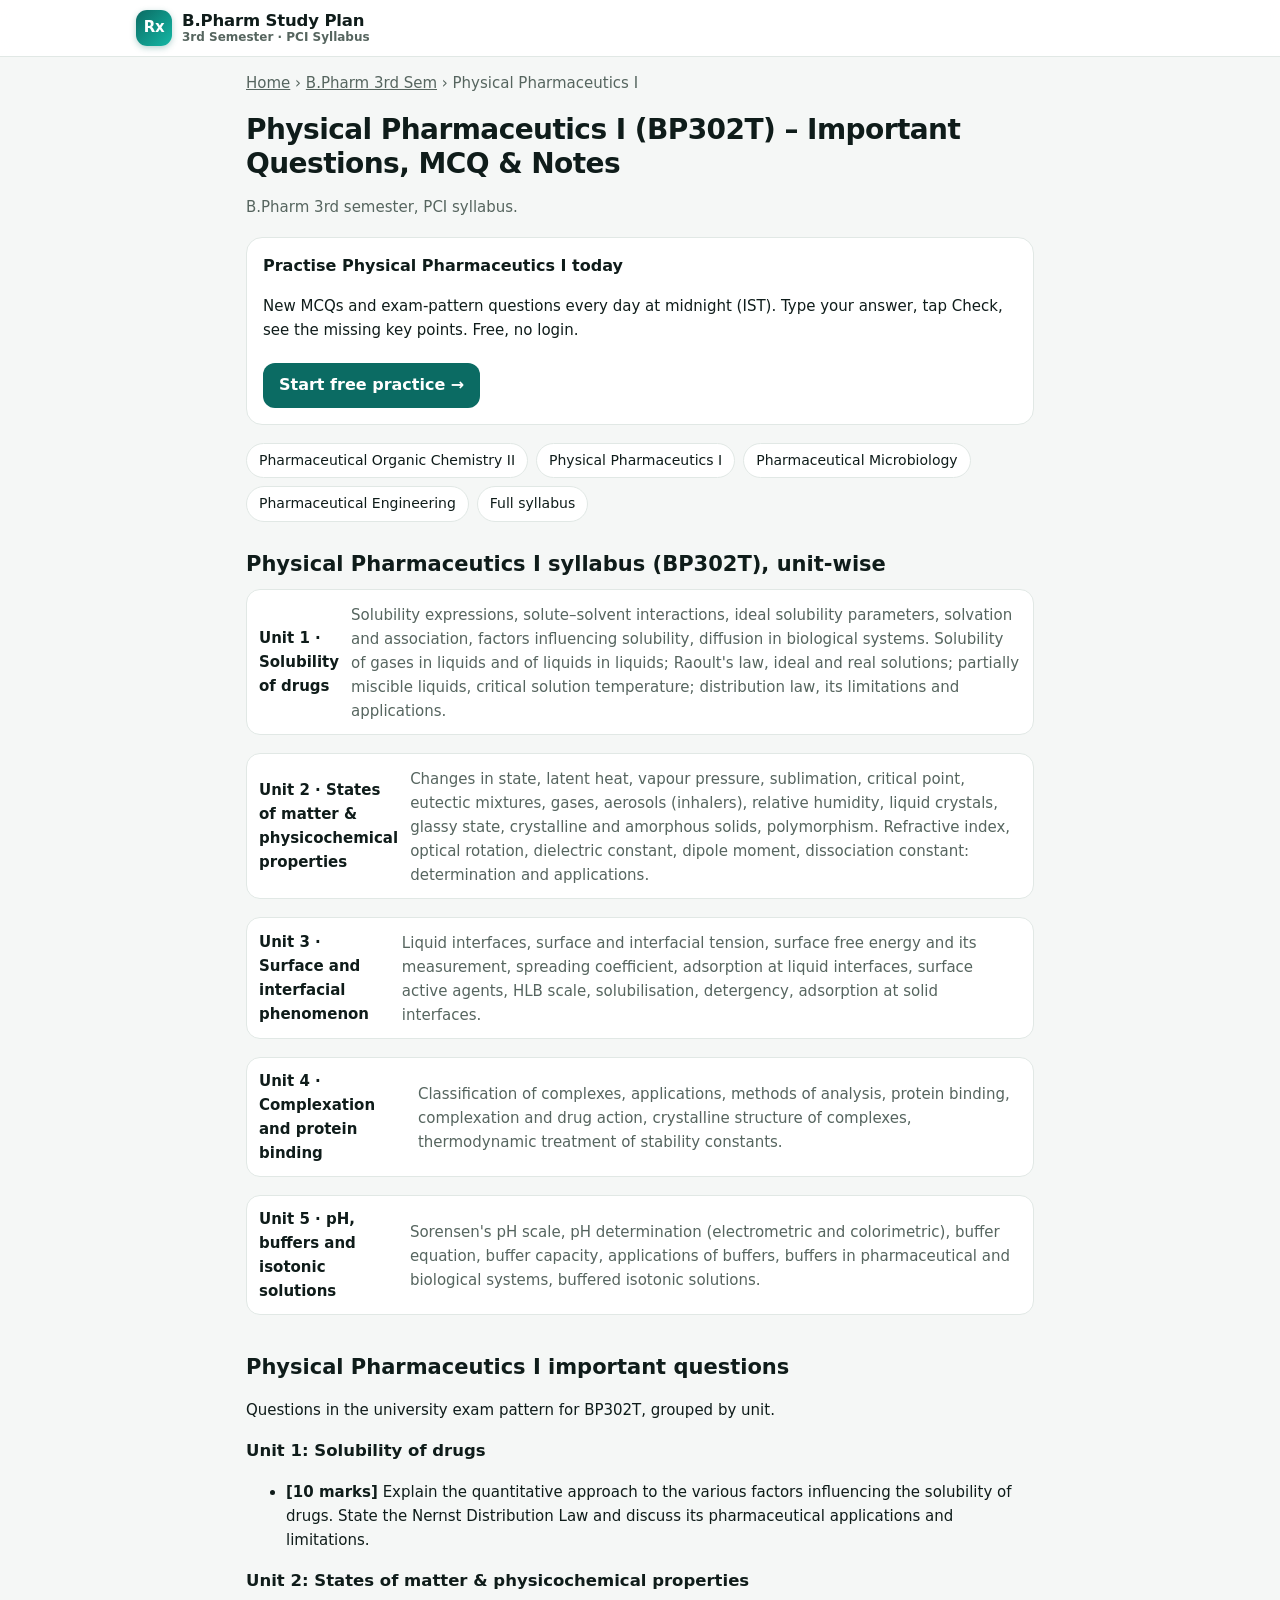
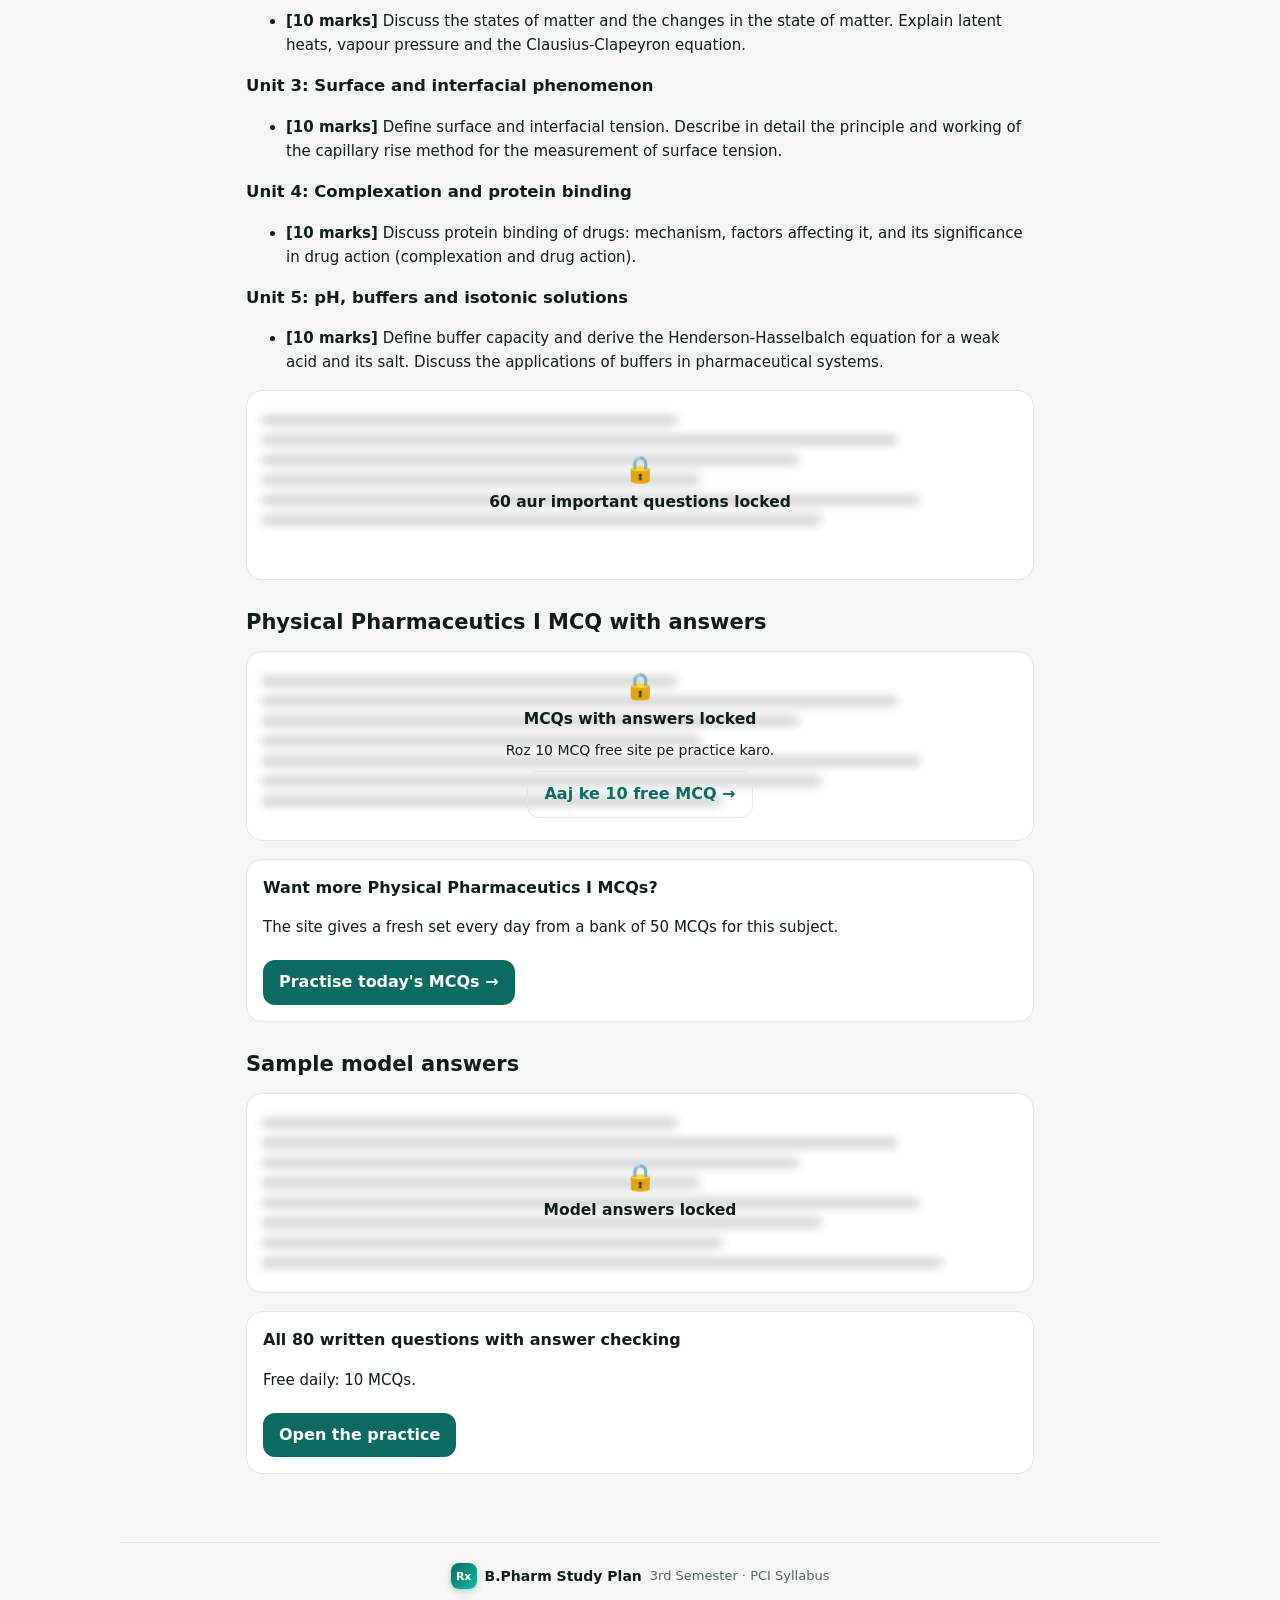
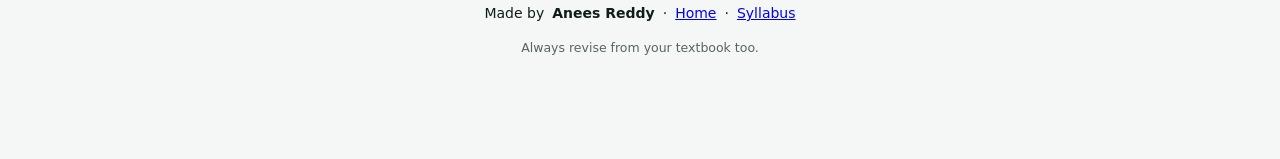
<file: physical-pharmaceutics-1.html>
<html lang="en">
<head>
<meta charset="utf-8">
<meta name="viewport" content="width=device-width, initial-scale=1, viewport-fit=cover">
<title>Physical Pharmaceutics I (BP302T): MCQ, Important Questions &amp; Notes | B.Pharm 3rd Sem PCI</title>
<meta name="description" content="Physical Pharmaceutics I (BP302T) MCQs with answers, unit-wise important questions, sample answers and PCI syllabus for B Pharm 3rd semester: solubility, states of matter, surface tension, complexation, pH and buffers.">
<meta name="author" content="Anees Reddy">
<link rel="canonical" href="https://pharma3sem.publicvm.com/physical-pharmaceutics-1">
<meta name="robots" content="index,follow,max-image-preview:large">
<meta property="og:title" content="Physical Pharmaceutics I (BP302T): MCQ, Important Questions &amp; Notes | B.Pharm 3rd Sem PCI">
<meta property="og:description" content="Physical Pharmaceutics I (BP302T) MCQs with answers, unit-wise important questions, sample answers and PCI syllabus for B Pharm 3rd semester: solubility, states of matter, surface tension, complexation, pH and buffers.">
<meta property="og:type" content="article">
<meta property="og:url" content="https://pharma3sem.publicvm.com/physical-pharmaceutics-1">
<meta property="og:site_name" content="B.Pharm Study Plan">
<meta property="og:image" content="https://pharma3sem.publicvm.com/og.png">
<meta property="og:image:width" content="1200">
<meta property="og:image:height" content="630">
<meta name="twitter:card" content="summary_large_image">
<meta name="twitter:title" content="Physical Pharmaceutics I (BP302T): MCQ, Important Questions &amp; Notes | B.Pharm 3rd Sem PCI">
<meta name="twitter:description" content="Physical Pharmaceutics I (BP302T) MCQs with answers, unit-wise important questions, sample answers and PCI syllabus for B Pharm 3rd semester: solubility, states of matter, surface tension, complexation, pH and buffers.">
<meta name="twitter:image" content="https://pharma3sem.publicvm.com/og.png">
<meta name="theme-color" content="#ffffff">
<meta name="color-scheme" content="only light">
<link rel="icon" href="icon-192.png">
<link rel="stylesheet" href="styles.css">
<style>
.pg{width:100%;max-width:820px;margin:0 auto;padding:0 16px 20px}
.pg h1{font-size:28px;line-height:1.2;letter-spacing:-.02em;margin:18px 0 8px;font-weight:900}
.pg h2{font-size:21px;margin:26px 0 8px;font-weight:800}
.pg h3{font-size:16.5px;margin:16px 0 6px}
.pg p,.pg li{font-size:15px;line-height:1.6}
.pg .lead{color:var(--muted)}
.cta-box{background:var(--card);border:1px solid var(--line);border-radius:16px;padding:16px;margin:18px 0}
.cta-box .btn{display:inline-block;text-decoration:none;margin:6px 8px 0 0}
.qlist li{margin:4px 0}
.seolock{position:relative;border:1px solid var(--line);border-radius:16px;overflow:hidden;margin:12px 0 18px;background:var(--card);min-height:190px}
.seolock .bl{filter:blur(5px);-webkit-filter:blur(5px);opacity:.75;user-select:none;-webkit-user-select:none;pointer-events:none;padding:14px}
.seolock .bl i{display:block;height:10px;border-radius:6px;background:currentColor;opacity:.25;margin:10px 0}
.seolock .ov{position:absolute;inset:0;display:flex;flex-direction:column;align-items:center;justify-content:center;gap:8px;text-align:center;padding:14px}
.seolock .ov b{font-size:15.5px}.seolock .ov p{margin:0;font-size:14px;max-width:320px}
.seolock .ov .btn{display:inline-block;text-decoration:none;margin:2px 0 0}
.seolock .lk{font-size:26px;line-height:1}

.mcq{background:var(--card);border:1px solid var(--line);border-radius:14px;padding:12px 14px;margin:10px 0}
.mcq ol{margin:6px 0;padding-left:22px}
.mcq details summary{cursor:pointer;font-weight:700;color:var(--brand)}
.ans{background:var(--card);border:1px solid var(--line);border-radius:14px;padding:12px 14px;margin:10px 0}
.crumb{font-size:13px;color:var(--muted);margin-top:14px}.crumb a{color:inherit}
.subjnav{display:flex;flex-wrap:wrap;gap:8px;margin:10px 0}.subjnav a{border:1px solid var(--line);border-radius:999px;padding:6px 12px;text-decoration:none;color:var(--ink);font-size:14px;background:var(--card)}
</style>
<script type="application/ld+json">{"@context": "https://schema.org", "@type": "Course", "name": "Physical Pharmaceutics I (BP302T) – B.Pharm 3rd Semester", "description": "Physical Pharmaceutics I (BP302T) MCQs with answers, unit-wise important questions, sample answers and PCI syllabus for B Pharm 3rd semester: solubility, states of matter, surface tension, complexation, pH and buffers.", "courseCode": "BP302T", "educationalLevel": "B.Pharm 3rd semester (PCI syllabus)", "inLanguage": "en", "isAccessibleForFree": true, "url": "https://pharma3sem.publicvm.com/physical-pharmaceutics-1", "provider": {"@type": "EducationalOrganization", "name": "B.Pharm Study Plan", "url": "https://pharma3sem.publicvm.com/", "founder": {"@type": "Person", "name": "Anees Reddy"}, "logo": "https://pharma3sem.publicvm.com/icon-512.png"}, "hasCourseInstance": {"@type": "CourseInstance", "courseMode": "online", "courseWorkload": "PT20M"}, "offers": {"@type": "Offer", "category": "Free", "price": 0, "priceCurrency": "INR"}}</script>
<script type="application/ld+json">{"@context": "https://schema.org", "@type": "BreadcrumbList", "itemListElement": [{"@type": "ListItem", "position": 1, "name": "Home", "item": "https://pharma3sem.publicvm.com/"}, {"@type": "ListItem", "position": 2, "name": "B.Pharm 3rd Semester", "item": "https://pharma3sem.publicvm.com/b-pharm-3rd-semester-syllabus"}, {"@type": "ListItem", "position": 3, "name": "Physical Pharmaceutics I", "item": "https://pharma3sem.publicvm.com/physical-pharmaceutics-1"}]}</script>
</head>
<body>
<header class="topbar"><div class="bar">
<a class="brand" href="/" aria-label="B.Pharm Study Plan home"><span class="logo" aria-hidden="true">Rx</span><span class="bt"><strong>B.Pharm Study Plan</strong><small>3rd Semester · PCI Syllabus</small></span></a>
</div></header>
<main class="pg" id="main">
<p class="crumb"><a href="/">Home</a> › <a href="/b-pharm-3rd-semester-syllabus">B.Pharm 3rd Sem</a> › Physical Pharmaceutics I</p>
<h1>Physical Pharmaceutics I (BP302T) – Important Questions, MCQ &amp; Notes</h1>
<p class="lead">B.Pharm 3rd semester, PCI syllabus. </p>
<div class="cta-box"><b>Practise Physical Pharmaceutics I today</b><p>New MCQs and exam-pattern questions every day at midnight (IST). Type your answer, tap Check, see the missing key points. Free, no login.</p><a class="btn" href="/#/bp302t/mcq">Start free practice →</a></div>
<nav class="subjnav" aria-label="Subjects"><a href="/pharmaceutical-organic-chemistry-2">Pharmaceutical Organic Chemistry II</a><a href="/physical-pharmaceutics-1">Physical Pharmaceutics I</a><a href="/pharmaceutical-microbiology">Pharmaceutical Microbiology</a><a href="/pharmaceutical-engineering">Pharmaceutical Engineering</a><a href="/b-pharm-3rd-semester-syllabus">Full syllabus</a></nav><h2>Physical Pharmaceutics I syllabus (BP302T), unit-wise</h2>
<ol class="units"><li><b>Unit 1 · Solubility of drugs</b><p>Solubility expressions, solute–solvent interactions, ideal solubility parameters, solvation and association, factors influencing solubility, diffusion in biological systems. Solubility of gases in liquids and of liquids in liquids; Raoult's law, ideal and real solutions; partially miscible liquids, critical solution temperature; distribution law, its limitations and applications.</p></li><li><b>Unit 2 · States of matter &amp; physicochemical properties</b><p>Changes in state, latent heat, vapour pressure, sublimation, critical point, eutectic mixtures, gases, aerosols (inhalers), relative humidity, liquid crystals, glassy state, crystalline and amorphous solids, polymorphism. Refractive index, optical rotation, dielectric constant, dipole moment, dissociation constant: determination and applications.</p></li><li><b>Unit 3 · Surface and interfacial phenomenon</b><p>Liquid interfaces, surface and interfacial tension, surface free energy and its measurement, spreading coefficient, adsorption at liquid interfaces, surface active agents, HLB scale, solubilisation, detergency, adsorption at solid interfaces.</p></li><li><b>Unit 4 · Complexation and protein binding</b><p>Classification of complexes, applications, methods of analysis, protein binding, complexation and drug action, crystalline structure of complexes, thermodynamic treatment of stability constants.</p></li><li><b>Unit 5 · pH, buffers and isotonic solutions</b><p>Sorensen's pH scale, pH determination (electrometric and colorimetric), buffer equation, buffer capacity, applications of buffers, buffers in pharmaceutical and biological systems, buffered isotonic solutions.</p></li></ol>
<h2>Physical Pharmaceutics I important questions</h2>
<p>Questions in the university exam pattern for BP302T, grouped by unit. </p>
<h3>Unit 1: Solubility of drugs</h3>
<ul class="qlist"><li><b>[10 marks]</b> Explain the quantitative approach to the various factors influencing the solubility of drugs. State the Nernst Distribution Law and discuss its pharmaceutical applications and limitations.</li></ul>
<h3>Unit 2: States of matter &amp; physicochemical properties</h3>
<ul class="qlist"><li><b>[10 marks]</b> Discuss the states of matter and the changes in the state of matter. Explain latent heats, vapour pressure and the Clausius-Clapeyron equation.</li></ul>
<h3>Unit 3: Surface and interfacial phenomenon</h3>
<ul class="qlist"><li><b>[10 marks]</b> Define surface and interfacial tension. Describe in detail the principle and working of the capillary rise method for the measurement of surface tension.</li></ul>
<h3>Unit 4: Complexation and protein binding</h3>
<ul class="qlist"><li><b>[10 marks]</b> Discuss protein binding of drugs: mechanism, factors affecting it, and its significance in drug action (complexation and drug action).</li></ul>
<h3>Unit 5: pH, buffers and isotonic solutions</h3>
<ul class="qlist"><li><b>[10 marks]</b> Define buffer capacity and derive the Henderson-Hasselbalch equation for a weak acid and its salt. Discuss the applications of buffers in pharmaceutical systems.</li></ul>
<div class="seolock"><div class="bl" aria-hidden="true"><i style="width:55%"></i><i style="width:84%"></i><i style="width:71%"></i><i style="width:58%"></i><i style="width:87%"></i><i style="width:74%"></i></div><div class="ov"><span class="lk" aria-hidden="true">🔒</span><b>60 aur important questions locked</b></div></div>
<h2>Physical Pharmaceutics I MCQ with answers</h2>
<div class="seolock"><div class="bl" aria-hidden="true"><i style="width:55%"></i><i style="width:84%"></i><i style="width:71%"></i><i style="width:58%"></i><i style="width:87%"></i><i style="width:74%"></i><i style="width:61%"></i></div><div class="ov"><span class="lk" aria-hidden="true">🔒</span><b>MCQs with answers locked</b><p>Roz 10 MCQ free site pe practice karo. </p> <a class="btn ghost" href="/#/bp302t/mcq">Aaj ke 10 free MCQ →</a></div></div>
<div class="cta-box"><b>Want more Physical Pharmaceutics I MCQs?</b><p>The site gives a fresh set every day from a bank of 50 MCQs for this subject.</p><a class="btn" href="/#/bp302t/mcq">Practise today's MCQs →</a></div>
<h2>Sample model answers</h2>

<div class="seolock"><div class="bl" aria-hidden="true"><i style="width:55%"></i><i style="width:84%"></i><i style="width:71%"></i><i style="width:58%"></i><i style="width:87%"></i><i style="width:74%"></i><i style="width:61%"></i><i style="width:90%"></i></div><div class="ov"><span class="lk" aria-hidden="true">🔒</span><b>Model answers locked</b></div></div>
<div class="cta-box"><b>All 80 written questions with answer checking</b><p>Free daily: 10 MCQs. </p><a class="btn" href="/#/bp302t/mcq">Open the practice</a></div>
</main>
<footer class="foot">
<div class="fbrand"><span class="logo sm" aria-hidden="true">Rx</span><b>B.Pharm Study Plan</b><span>3rd Semester · PCI Syllabus</span></div>
<p class="credit">Made by <b>Anees Reddy</b> · <a href="/">Home</a> · <a href="/b-pharm-3rd-semester-syllabus">Syllabus</a></p>
<p>Always revise from your textbook too.</p>
</footer>
</body>
</html>
</file>
<file: styles.css>
:root{
  --bg:#f5f7f6; --card:#ffffff; --ink:#0f1c1a; --muted:#56655f; --line:#e1e8e5;
  --brand:#0b6b63; --brand-ink:#ffffff; --brand-soft:#e3f3f1;
  --good:#15803d; --good-soft:#e5f6ea; --warn:#b45309; --warn-soft:#fdf1e1; --bad:#b91c1c; --bad-soft:#fde8e8;
  --mark:#fff1a8; --shadow:0 1px 2px rgba(0,0,0,.05),0 2px 8px rgba(0,0,0,.04);
  --c1:#2563eb; --c2:#7c3aed; --c3:#0f766e; --c4:#c2410c;
}
:root{color-scheme:only light}
html[data-theme="dark"]{background:#0b1312}
[data-theme="dark"]{
  color-scheme:dark;
  --bg:#0b1312; --card:#15201e; --ink:#e7efed; --muted:#9db0ab; --line:#28403b;
  --brand:#2dd4bf; --brand-ink:#04201c; --brand-soft:#143a35;
  --good:#4ade80; --good-soft:#123321; --warn:#fbbf24; --warn-soft:#3a2c0c; --bad:#f87171; --bad-soft:#3d1717;
  --mark:#5b4b0a; --shadow:none;
  --c1:#60a5fa; --c2:#a78bfa; --c3:#2dd4bf; --c4:#fb923c;
}
*{box-sizing:border-box}
img{max-width:100%}
html{-webkit-text-size-adjust:100%}
body{margin:0;background:var(--bg);color:var(--ink);font:16px/1.55 -apple-system,BlinkMacSystemFont,"Segoe UI",Roboto,"Inter","Noto Sans","Noto Sans Devanagari",system-ui,sans-serif;min-height:100vh;display:flex;flex-direction:column;-webkit-font-smoothing:antialiased;text-rendering:optimizeLegibility}
main{width:100%;max-width:1040px;margin:0 auto;padding:0 16px 8px;outline:none}
button,textarea{font:inherit;color:inherit}
:focus-visible{outline:3px solid var(--brand);outline-offset:2px;border-radius:8px}




.iconbtn{flex:none;width:40px;height:40px;border-radius:12px;border:1px solid var(--line);background:var(--bg);font-size:19px;cursor:pointer}



.stats{display:grid;grid-template-columns:repeat(3,1fr);gap:8px;margin:14px 0 6px}
.stat{background:var(--card);border:1px solid var(--line);border-radius:14px;padding:10px;text-align:center;box-shadow:var(--shadow)}
.stat b{display:block;font-size:22px;line-height:1.2}
.stat span{font-size:12px;color:var(--muted)}
.section-label{margin:18px 2px 8px;font-size:13px;font-weight:700;text-transform:uppercase;letter-spacing:.06em;color:var(--muted)}
.subjects{display:grid;gap:12px}
@media(min-width:620px){.subjects{grid-template-columns:1fr 1fr}}
.subject{background:var(--card);border:1px solid var(--line);border-radius:18px;padding:14px;box-shadow:var(--shadow);border-top:5px solid var(--accent)}
.subject .code{font-size:12px;font-weight:700;color:var(--accent);letter-spacing:.05em}
.subject h3{margin:2px 0 4px;font-size:18px;line-height:1.3}
.subject .meta{font-size:13px;color:var(--muted);margin:0 0 12px}
.subject .row{display:grid;grid-template-columns:1fr 1fr;gap:8px}
.pill{display:flex;flex-direction:column;align-items:flex-start;gap:2px;text-decoration:none;color:var(--ink);background:var(--bg);border:1px solid var(--line);border-radius:12px;padding:10px 12px;cursor:pointer;text-align:left}
.pill strong{font-size:15px}
.pill small{color:var(--muted);font-size:12px}
.pill:hover{border-color:var(--accent)}
.progress{height:6px;border-radius:6px;background:var(--line);overflow:hidden;margin-top:10px}
.progress i{display:block;height:100%;background:var(--accent);width:0}
.tabs{display:grid;grid-template-columns:1fr 1fr;gap:4px;background:var(--line);padding:4px;border-radius:14px;margin:10px 0 14px}
.tab{border:0;border-radius:11px;padding:10px 6px;background:transparent;font-weight:600;cursor:pointer}
.tab[aria-selected="true"]{background:var(--card);box-shadow:var(--shadow);color:var(--brand)}
.subhead h1{margin:6px 0 0;font-size:22px;line-height:1.25}
.subhead p{margin:2px 0 0;color:var(--muted);font-size:14px}
.q{background:var(--card);border:1px solid var(--line);border-radius:16px;padding:14px;margin:0 0 14px;box-shadow:var(--shadow)}
.q .top{display:flex;align-items:center;gap:8px;margin-bottom:6px;font-size:12px;color:var(--muted)}
.q .num{display:inline-grid;place-items:center;min-width:26px;height:26px;border-radius:8px;background:var(--brand-soft);color:var(--brand);font-weight:700;font-size:13px}
.q .unit{border:1px solid var(--line);border-radius:999px;padding:1px 8px}
.q .done{margin-left:auto;font-weight:700}
.q h3{margin:0 0 8px;font-size:16.5px;line-height:1.45;font-weight:600;overflow-wrap:anywhere}
.q .opt span,.q p,.q li{overflow-wrap:anywhere}
.hint{font-size:14px;color:var(--muted);background:var(--bg);border-radius:10px;padding:6px 10px;margin:0 0 10px}
.hint b{color:var(--ink);font-weight:600}
textarea{width:100%;min-height:96px;resize:vertical;border:1.5px solid var(--line);border-radius:12px;padding:10px 12px;background:var(--bg);line-height:1.45}
textarea.long{min-height:190px}
textarea:focus{border-color:var(--brand);outline:none}
.actions{display:flex;gap:8px;margin-top:8px;flex-wrap:wrap}
.btn{border:0;border-radius:12px;padding:10px 16px;font-weight:700;cursor:pointer;background:var(--brand);color:var(--brand-ink)}
.btn.ghost{background:transparent;color:var(--brand);border:1.5px solid var(--line)}
.btn:disabled{opacity:.5;cursor:not-allowed}
.result{margin-top:12px;border-radius:12px;padding:12px;border:1px solid var(--line)}
.result.good{background:var(--good-soft);border-color:transparent}
.result.mid{background:var(--warn-soft);border-color:transparent}
.result.bad{background:var(--bad-soft);border-color:transparent}
.score{display:flex;align-items:baseline;gap:8px;flex-wrap:wrap}
.score b{font-size:22px}
.good .score b{color:var(--good)} .mid .score b{color:var(--warn)} .bad .score b{color:var(--bad)}
.kps{list-style:none;padding:0;margin:10px 0 0;display:grid;gap:6px}
.kps li{display:flex;gap:8px;align-items:flex-start;font-size:14.5px;line-height:1.4}
.kps .ic{flex:none;width:22px;height:22px;border-radius:7px;display:grid;place-items:center;font-size:13px;font-weight:800}
.kps .hit .ic{background:var(--good);color:#fff}
.kps .miss .ic{background:var(--bad);color:#fff}
.kps .miss span{background:var(--mark);border-radius:4px;padding:0 3px;font-weight:600}
.model{margin-top:12px;background:var(--card);border:1px solid var(--line);border-radius:12px;padding:12px}
.model h4{margin:0 0 6px;font-size:13px;text-transform:uppercase;letter-spacing:.06em;color:var(--brand)}
.model p{margin:0 0 8px;white-space:pre-line}
.model ol{margin:0 0 8px;padding-left:20px}
.model li{margin:0 0 5px}
.model .diag{background:var(--bg);border-left:4px solid var(--brand);padding:8px 10px;border-radius:8px;font-size:14.5px}
mark{background:var(--mark);color:inherit;border-radius:3px;padding:0 2px}
.empty{padding:20px;text-align:center;color:var(--muted)}

.toast{position:fixed;left:50%;bottom:22px;transform:translateX(-50%);background:var(--ink);color:var(--bg);padding:10px 16px;border-radius:12px;font-size:14px;font-weight:600;z-index:9;opacity:0;transition:opacity .2s;pointer-events:none}
.toast.show{opacity:1}
.pad{padding:16px}

.row.three{grid-template-columns:repeat(3,1fr)}
.row.three .pill{padding:9px 9px}
.row.three .pill strong{font-size:14px}
.tabs{grid-template-columns:repeat(3,1fr)}
.sechead{display:flex;align-items:baseline;justify-content:space-between;gap:8px;margin:18px 2px 10px;border-bottom:2px solid var(--line);padding-bottom:6px}
.sechead h2{margin:0;font-size:18px}
.sechead span{font-size:13px;color:var(--muted);text-align:right}
.q .marks{font-weight:700;color:var(--brand);background:var(--brand-soft);border-radius:999px;padding:1px 8px;white-space:nowrap}
.q .unit{overflow:hidden;text-overflow:ellipsis;white-space:nowrap;min-width:0}
textarea.mid{min-height:140px}
.opts{display:grid;gap:8px}
.opt{display:flex;gap:10px;align-items:flex-start;text-align:left;width:100%;border:1.5px solid var(--line);background:var(--bg);border-radius:12px;padding:10px 12px;cursor:pointer;line-height:1.4}
.opt .letter{flex:none;width:24px;height:24px;border-radius:7px;display:grid;place-items:center;font-weight:800;font-size:13px;background:var(--card);border:1px solid var(--line)}
.opt:disabled{cursor:default;opacity:.85}
.opt.right{border-color:var(--good);background:var(--good-soft);opacity:1}
.opt.right .letter{background:var(--good);color:#fff;border-color:var(--good)}
.opt.wrong{border-color:var(--bad);background:var(--bad-soft);opacity:1}
.opt.wrong .letter{background:var(--bad);color:#fff;border-color:var(--bad)}
.expl{margin:8px 0 0;font-size:14.5px}
.mcqscore{position:sticky;bottom:10px;margin:6px auto 0;background:var(--ink);color:var(--bg);border-radius:14px;padding:10px 14px;text-align:center;font-weight:600;max-width:420px}
.mcqscore b{font-size:18px}

.q .pyq{font-weight:800;font-size:11px;letter-spacing:.04em;color:#fff;background:var(--c4);border-radius:6px;padding:1px 6px}
.credit{display:flex;align-items:center;justify-content:center;gap:8px;color:var(--ink);font-size:14px;margin-bottom:6px}
.credit img{width:28px;height:28px;border-radius:50%;object-fit:cover}

/* ===== v2: professional layout ===== */
.skip{position:absolute;left:-999px;top:8px;background:var(--brand);color:#fff;padding:8px 12px;border-radius:8px;z-index:20}
.skip:focus{left:8px}
.topbar{position:sticky;top:0;z-index:10;background:color-mix(in srgb,var(--card) 92%,transparent);backdrop-filter:saturate(1.4) blur(10px);-webkit-backdrop-filter:saturate(1.4) blur(10px);border-bottom:1px solid var(--line);padding-top:env(safe-area-inset-top)}
.bar{max-width:1040px;margin:0 auto;display:flex;align-items:center;gap:10px;padding:10px 16px}
.brand{flex:1;display:flex;align-items:center;gap:10px;min-width:0;text-decoration:none;color:var(--ink)}
.bt{display:flex;flex-direction:column;min-width:0;line-height:1.15}
.bt strong{font-size:16.5px;font-weight:800;letter-spacing:-.01em;white-space:nowrap;overflow:hidden;text-overflow:ellipsis}
.bt small{font-size:12px;color:var(--muted);font-weight:600;white-space:nowrap;overflow:hidden;text-overflow:ellipsis}
.logo{display:inline-grid;place-items:center;width:36px;height:36px;border-radius:11px;background:linear-gradient(135deg,#0b6b63,#14b8a6);color:#fff;font-size:15px;font-weight:800;letter-spacing:-.02em;flex:none;box-shadow:0 2px 6px rgba(11,107,99,.3)}
.logo.sm{width:26px;height:26px;border-radius:8px;font-size:11px}
.topnav{display:none;gap:2px}
.topnav a{color:var(--muted);text-decoration:none;font-size:14px;font-weight:600;padding:8px 10px;border-radius:10px}
.topnav a:hover{color:var(--ink);background:var(--bg)}
@media(min-width:980px){.topnav{display:flex}}
body.in-subject .topnav{display:none}

.hero{margin:14px -4px 0;border-radius:22px;padding:26px 18px 18px;color:#f1fbf9;background:radial-gradient(circle at 1px 1px,rgba(255,255,255,.11) 1.2px,transparent 1.6px) 0 0/18px 18px,radial-gradient(110% 80% at 100% 0%,#14b8a6 0%,rgba(20,184,166,0) 55%),radial-gradient(80% 70% at 0% 100%,rgba(250,204,21,.18) 0%,rgba(250,204,21,0) 60%),linear-gradient(160deg,#0b6b63 0%,#063835 100%);box-shadow:0 10px 30px rgba(7,63,59,.25);position:relative;overflow:hidden}
.hero:after{content:"";position:absolute;right:-30px;top:-22px;width:140px;height:60px;border-radius:40px;background:linear-gradient(90deg,rgba(255,255,255,.10) 50%,rgba(253,230,138,.16) 50%);transform:rotate(-35deg)}
.hero:before{content:"";position:absolute;right:26px;bottom:-34px;width:120px;height:120px;border-radius:50%;border:22px solid rgba(255,255,255,.06)}
.eyebrow{margin:0 0 6px;font-size:12px;font-weight:800;letter-spacing:.09em;text-transform:uppercase;color:var(--brand)}
.eyebrow.light{color:#a7f3e7}
.hero h1{margin:4px 0 2px;font-size:44px;line-height:1.02;letter-spacing:-.035em;font-weight:900;max-width:700px;position:relative;z-index:1}
.hero h1 .grad{background:linear-gradient(90deg,#99f6e4,#fde68a);-webkit-background-clip:text;background-clip:text;color:transparent}
.hero .tagline{margin:0 0 12px;font-size:19px;font-weight:700;color:#fff;letter-spacing:-.01em;position:relative;z-index:1}
.hero .eyebrow,.hero .sub{position:relative;z-index:1}
.hero .sub{margin:0 0 18px;color:#d3efea;font-size:15.5px;max-width:600px}
.cta{display:flex;gap:10px;flex-wrap:wrap;position:relative;z-index:1}
.cta .btn{flex:1 1 auto;text-align:center;padding:11px 14px;font-size:14.5px}
@media(min-width:620px){.cta .btn{flex:0 0 auto;padding:12px 20px;font-size:15px}}
.btn.hero-btn{background:#fff;color:#07524c;text-decoration:none;border-radius:14px}
.btn.hero-ghost{background:rgba(255,255,255,.12);color:#fff;border:1.5px solid rgba(255,255,255,.35);text-decoration:none;border-radius:14px}
.facts{list-style:none;padding:0;margin:18px 0 0;display:grid;grid-template-columns:repeat(4,1fr);gap:6px;position:relative;z-index:1}
.facts li{background:rgba(255,255,255,.08);border:1px solid rgba(255,255,255,.14);border-radius:12px;padding:8px 8px;font-size:11.5px;line-height:1.3;color:#cfe9e4}
.facts b{display:block;font-size:19px;color:#fff;line-height:1.2}
@media(min-width:620px){.hero{margin:20px 0 0;padding:48px 40px 36px}.hero h1{font-size:68px}.hero .tagline{font-size:24px}.facts{max-width:640px}.facts li{font-size:13px;padding:10px 12px}}

.chips{display:flex;gap:8px;overflow-x:auto;padding:14px 2px 2px;scrollbar-width:none;-webkit-overflow-scrolling:touch}
.chips::-webkit-scrollbar{display:none}
.chips a{flex:none;text-decoration:none;color:var(--ink);background:var(--card);border:1px solid var(--line);border-radius:999px;padding:7px 13px;font-size:13.5px;font-weight:600}
@media(min-width:980px){.chips{display:none}}

#more{width:100%;max-width:1040px;margin:0 auto;padding:0 16px}
.sec{padding:30px 0 6px;scroll-margin-top:72px}
.sec.first{padding-top:22px}
.sec h2{margin:0 0 8px;font-size:23px;line-height:1.25;letter-spacing:-.015em;font-weight:800}
.sec .lead{margin:0 0 14px;color:var(--muted);font-size:15px;max-width:680px}
.sec .note{margin:12px 0 0;color:var(--muted);font-size:13.5px}
@media(min-width:620px){.sec{padding-top:44px}.sec h2{font-size:28px}}
.subject h3{margin:2px 0 4px;font-size:18px;line-height:1.3}
.stats{margin:0 0 14px}
.subject{border-radius:18px;padding:16px}

.steps{list-style:none;counter-reset:s;padding:0;margin:14px 0 0;display:grid;gap:10px}
@media(min-width:760px){.steps{grid-template-columns:repeat(4,1fr)}}
.steps li{counter-increment:s;background:var(--card);border:1px solid var(--line);border-radius:16px;padding:14px 14px 14px 58px;position:relative;box-shadow:var(--shadow)}
.steps li:before{content:counter(s);position:absolute;left:14px;top:14px;width:32px;height:32px;border-radius:10px;display:grid;place-items:center;background:var(--brand-soft);color:var(--brand);font-weight:800}
@media(min-width:760px){.steps li{padding:56px 14px 14px}}
.steps b{display:block;font-size:16px;margin-bottom:2px}
.steps span{color:var(--muted);font-size:14px}
.pattern{margin-top:16px;background:var(--card);border:1px solid var(--line);border-radius:18px;padding:16px;box-shadow:var(--shadow)}
.pattern h3{margin:0 0 10px;font-size:16px}
.ptable{border:1px solid var(--line);border-radius:12px;overflow:hidden}
.pr{display:grid;grid-template-columns:1.3fr 1.2fr .6fr;gap:8px;padding:10px 12px;border-top:1px solid var(--line);font-size:14.5px}
.pr span:last-child{text-align:right;font-weight:700}
.pr.ph{border-top:0;background:var(--bg);font-size:12px;font-weight:800;text-transform:uppercase;letter-spacing:.06em;color:var(--muted)}
.pr.pt{background:var(--brand-soft);font-weight:800;color:var(--brand)}

.syl{background:var(--card);border:1px solid var(--line);border-left:5px solid var(--accent);border-radius:16px;margin:0 0 10px;box-shadow:var(--shadow)}
.syl summary{list-style:none;display:flex;align-items:center;gap:10px;padding:14px;cursor:pointer}
.syl summary::-webkit-details-marker{display:none}
.syl .code{flex:none;font-size:12px;font-weight:800;color:var(--accent);background:var(--bg);border-radius:8px;padding:3px 8px;letter-spacing:.04em}
.syl .nm{flex:1;font-weight:700;font-size:16px;line-height:1.3}
.chev{flex:none;width:10px;height:10px;border-right:2px solid var(--muted);border-bottom:2px solid var(--muted);transform:rotate(45deg);transition:transform .2s;margin-right:4px}
.syl[open] .chev{transform:rotate(-135deg)}
.units{margin:0;padding:0 14px 6px 34px}
.units li{margin:0 0 10px}
.units b{font-size:15px}
.units p{margin:2px 0 0;color:var(--muted);font-size:14px}
.link{display:inline-block;margin:0 14px 14px;color:var(--accent);font-weight:700;text-decoration:none;font-size:14.5px}

.planbar{display:flex;align-items:center;justify-content:space-between;gap:10px;flex-wrap:wrap;background:var(--brand-soft);border-radius:14px;padding:10px 12px;margin:0 0 10px}
.planbar p{margin:0;font-size:14.5px}
.btn.sm{padding:8px 12px;font-size:13.5px;background:var(--card)}
.legend{display:flex;gap:12px;flex-wrap:wrap;margin:0 0 10px;font-size:12.5px;color:var(--muted)}
.lg:before{content:"";display:inline-block;width:10px;height:10px;border-radius:3px;margin-right:5px;vertical-align:-1px;background:var(--pc)}
.ph-learn{--pc:#0ea5a4}.ph-revise{--pc:#7c3aed}.ph-final{--pc:#ea580c}
.plan{list-style:none;padding:0;margin:0;display:grid;gap:10px}
@media(min-width:760px){.plan{grid-template-columns:1fr 1fr}}
@media(min-width:1000px){.plan{grid-template-columns:1fr 1fr 1fr}}
.pday{background:var(--card);border:1px solid var(--line);border-top:4px solid var(--pc);border-radius:14px;padding:12px;box-shadow:var(--shadow)}
.pday.today{outline:3px solid var(--brand);outline-offset:1px}
.pday.past{opacity:.6}
.dh{display:flex;align-items:baseline;gap:8px;margin-bottom:8px}
.dh b{font-size:16px}
.dh .dd{color:var(--muted);font-size:13px}
.dh .tag{margin-left:auto;font-size:11px;font-weight:800;text-transform:uppercase;letter-spacing:.05em;color:var(--pc)}
.pday.today .dh .tag:after{content:" · Today";color:var(--brand)}
.pday ul{list-style:none;padding:0;margin:0;display:grid;gap:7px}
.pday li{display:grid;grid-template-columns:auto 1fr;column-gap:8px;font-size:14px;line-height:1.4}
.pday .t{grid-column:1/-1;font-size:11px;color:var(--muted);font-weight:700;text-transform:uppercase;letter-spacing:.05em}
.pday .s{font-weight:800;font-size:12px;padding:1px 7px;border-radius:6px;background:var(--bg);align-self:start;white-space:nowrap}
.s-bp301t{color:var(--c1)}.s-bp302t{color:var(--c2)}.s-bp303t{color:var(--c3)}.s-bp304t{color:var(--c4)}

.tips{display:grid;gap:10px}
@media(min-width:700px){.tips{grid-template-columns:1fr 1fr}}
@media(min-width:1000px){.tips{grid-template-columns:1fr 1fr 1fr}}
.tip{background:var(--card);border:1px solid var(--line);border-radius:16px;padding:16px;box-shadow:var(--shadow);position:relative}
.tip .mk{display:inline-grid;place-items:center;min-width:36px;height:36px;padding:0 8px;border-radius:11px;background:var(--brand-soft);color:var(--brand);font-weight:800;font-size:16px;margin-bottom:8px}
.tip h3{margin:0 0 6px;font-size:16.5px}
.tip ul{margin:0;padding-left:18px;color:var(--muted);font-size:14.5px}
.tip li{margin:0 0 4px}

.faq{display:grid;gap:8px}
.faq details{background:var(--card);border:1px solid var(--line);border-radius:14px;padding:0 14px;box-shadow:var(--shadow)}
.faq summary{cursor:pointer;padding:14px 22px 14px 0;font-weight:700;list-style:none;position:relative}
.faq summary::-webkit-details-marker{display:none}
.faq summary:after{content:"+";position:absolute;right:0;top:11px;font-size:20px;color:var(--brand);font-weight:700}
.faq details[open] summary:after{content:"–"}
.faq p{margin:0 0 14px;color:var(--muted);font-size:14.5px}
.faq .wa-btn{margin:0 0 14px}

.creator{display:grid;grid-template-columns:minmax(0,1fr);background:var(--card);border:1px solid var(--line);border-radius:20px;overflow:hidden;box-shadow:var(--shadow)}
.creator img{display:block;width:100%;aspect-ratio:1/1;max-height:420px;object-fit:cover;object-position:center 20%;background:var(--brand-soft)}
.creator .who{padding:18px}
.creator h2{margin:0}
.creator .role{margin:2px 0 10px;color:var(--brand);font-weight:700;font-size:14px}
.creator .who p:last-child{margin:0;color:var(--muted);font-size:15px}
@media(min-width:700px){.creator{grid-template-columns:300px 1fr;align-items:center}.creator img{height:100%;max-height:none;aspect-ratio:auto;min-height:300px}.creator .who{padding:28px}}

.contact{background:linear-gradient(160deg,#0b6b63,#073f3b);color:#e6f7f4;border-radius:22px;padding:24px 20px;text-align:center}
.contact .eyebrow{color:#a7f3e7}
.contact h2{color:#fff}
.contact p{margin:0 0 16px;color:#cdebe6}
.wa-btn{display:inline-flex;align-items:center;gap:8px;background:#25d366;color:#06301a;text-decoration:none;font-weight:800;padding:11px 16px;border-radius:14px;font-size:15px}
.wa-btn.big{padding:14px 22px;font-size:16px}
.wa-btn:hover{background:#1fc05a}
.wa-float{position:fixed;right:14px;bottom:calc(14px + env(safe-area-inset-bottom));z-index:12;display:inline-flex;align-items:center;gap:8px;background:#25d366;color:#06301a;text-decoration:none;font-weight:800;font-size:14px;padding:12px 14px;border-radius:999px;box-shadow:0 6px 18px rgba(0,0,0,.22)}
.wa-float .wa-ic{width:24px;height:24px}
.wa-float span{display:none}
@media(min-width:620px){.wa-float span{display:inline}.wa-float{padding:12px 18px 12px 14px}}

.foot{width:100%;max-width:1040px;margin:30px auto 0;padding:20px 16px 90px;color:var(--muted);font-size:12.5px;text-align:center;border-top:1px solid var(--line)}
.fbrand{display:flex;align-items:center;justify-content:center;gap:8px;flex-wrap:wrap;font-size:14px;color:var(--ink);margin-bottom:10px}
.fbrand span:last-child{color:var(--muted);font-size:13px}
.subhead{padding-top:14px}
.mcqscore{bottom:76px}

/* ===== free tier + ₹49 plan ===== */
.ph-mock{--pc:#dc2626}
.meter{display:flex;align-items:center;justify-content:space-between;gap:8px;flex-wrap:wrap;background:var(--brand-soft);border-radius:12px;padding:8px 12px;margin:10px 0 12px;font-size:14px}
.meter a{font-weight:800;color:var(--brand);text-decoration:none;white-space:nowrap}
.meter.empty0{background:var(--warn-soft)}
.meter .mt-pro{font-weight:800;color:var(--good)}
.limit{margin-top:12px;border-radius:14px;padding:14px;background:var(--warn-soft);border:1.5px solid #f4c27a}
.limit p{margin:0 0 8px;font-size:14.5px}
.limit .lt{font-size:17px;font-weight:800}
.limit .btn{display:inline-block;text-decoration:none;margin-top:4px}
.promo{display:grid;gap:4px;margin:14px 0 0;padding:16px;border-radius:18px;background:linear-gradient(135deg,#fff7e6,#fdeccf);border:1.5px solid #f3cf8e;color:#3b2a07;text-decoration:none}
.promo .badge{justify-self:start;background:#b45309;color:#fff;font-weight:800;font-size:12px;padding:3px 9px;border-radius:999px}
.promo .pt{font-size:19px;font-weight:800;line-height:1.25}
.promo .ps{font-size:14px;color:#6b4e16}
.promo .row2{display:flex;gap:8px;margin-top:8px;flex-wrap:wrap}
.promo .row2 .btn{text-decoration:none;flex:1 1 auto;text-align:center}
.promo .btn.ghost{background:#fff;color:#8a4b06;border-color:#f3cf8e}
.promo .btn:not(.ghost){background:#b45309;color:#fff}
.promo.pro{background:var(--good-soft);border-color:transparent;color:var(--ink)}
.promo.pro .ps{color:var(--muted)}
[data-theme="dark"] .promo:not(.pro){background:#2d2210;border-color:#5a4213;color:#fde7bf}
[data-theme="dark"] .promo:not(.pro) .ps{color:#e6c98f}
.codebox{margin-top:10px}
.cl{display:block;font-weight:700;font-size:14px;margin:0 0 6px}
.coderow{display:flex;gap:8px}
.codein,.datein{flex:1 1 auto;min-width:0;font:inherit;font-size:16px;padding:11px 12px;border-radius:12px;border:1.5px solid var(--line);background:var(--card);color:var(--ink)}
.codein{text-transform:uppercase;letter-spacing:.08em;font-weight:700}
.codemsg{margin:6px 0 0;font-size:14px;min-height:1px}
.codemsg.ok{color:var(--good);font-weight:700}
.codemsg.err{color:var(--bad)}
.planform{background:var(--card);border:1px solid var(--line);border-radius:14px;padding:12px;margin:0 0 12px;box-shadow:var(--shadow)}
.pbar{flex:1 1 100%;height:8px;border-radius:99px;background:var(--card);overflow:hidden}
.pbar i{display:block;height:100%;background:var(--brand);border-radius:99px}
.planbar small{color:var(--muted)}
.plan .pday .w{display:grid;gap:2px}
.plan .pday .w small{color:var(--muted);font-size:12.5px;line-height:1.4}
.pfoot{display:flex;gap:8px;margin-top:10px;flex-wrap:wrap}
.pfoot .qbtn{flex:1 1 auto;text-decoration:none;text-align:center;color:var(--brand);border:1.5px solid var(--line)}
.tick{border:1.5px solid var(--line);background:var(--card);border-radius:10px;padding:7px 12px;font-weight:700;font-size:13.5px;cursor:pointer}
.tick.on{background:var(--good);border-color:var(--good);color:#fff}
.pday.isdone{opacity:1}
.pday.isdone .dh b:after{content:" ✓";color:var(--good)}
.pday.examday{--pc:#111;border-style:dashed}
.pday.examday p{margin:6px 0 0;font-size:14px}
.lockcard{list-style:none;grid-column:1/-1;border-radius:16px;padding:16px;background:var(--card);border:2px dashed #e0a24a}
.lockcard.soft{border-style:solid;border-color:var(--line)}
.lockcard p{margin:0 0 8px}
.lockcard .lt{font-weight:800;font-size:17px}
.lockcard .btn{display:inline-block;text-decoration:none}
.paycard{background:var(--card);border:1px solid var(--line);border-radius:16px;padding:14px;margin:12px 0;box-shadow:var(--shadow)}
.price b{font-size:40px;font-weight:900;letter-spacing:-.03em;color:var(--brand)}
.price span{color:var(--muted)}
.perks{margin:8px 0 0;padding-left:20px;font-size:14.5px;display:grid;gap:4px}
.okbar{background:var(--good-soft);border-radius:12px;padding:10px 12px;margin:10px 0 0;font-size:14.5px}
.step{display:grid;grid-template-columns:34px 1fr;gap:10px;background:var(--card);border:1px solid var(--line);border-radius:16px;padding:14px;margin:0 0 12px;box-shadow:var(--shadow)}
.step h3{margin:4px 0 6px;font-size:17px}
.step p{margin:0 0 8px;font-size:14.5px}
.sn{width:30px;height:30px;border-radius:50%;background:var(--brand);color:var(--brand-ink);display:grid;place-items:center;font-weight:800}
.muted{color:var(--muted)}
.small{font-size:12.5px !important}
.upicard{background:#1f1f24;color:#fff;border-radius:22px;padding:20px 18px 18px;text-align:center;max-width:340px;margin:6px auto 12px;box-shadow:0 6px 24px rgba(0,0,0,.18)}
.upicard p{margin:0}
.upicard .uc-s{font-size:13px;color:#b9b9c2}
.upicard .uc-n{font-size:22px;font-weight:800;letter-spacing:.02em;margin:2px 0 14px}
.upicard .qr{background:#fff;border-radius:16px;padding:12px;width:100%;max-width:250px;aspect-ratio:1/1;margin:0 auto;display:grid;place-items:center}
.upicard .qr svg{width:100%;height:100%;display:block}
.upicard .qr.pending{border:2px dashed #c9c9d1}
.qrwait{display:grid;gap:6px;color:#333;font-weight:700;font-size:15px;padding:12px}
.qrwait b{font-size:30px}
.upicard .uc-id{margin-top:14px;font-size:14.5px;color:#e9e9ee;display:flex;align-items:center;justify-content:center;gap:6px;flex-wrap:wrap}
.upicard .uc-id b{font-weight:800;word-break:break-all}
.uc-copy{border:1px solid #55555f;background:transparent;color:#fff;border-radius:8px;padding:3px 9px;font-size:12.5px;font-weight:700;cursor:pointer}
.upicard .uc-amt{margin-top:6px;font-size:13px;color:#b9b9c2}
.upibtn{display:block;text-decoration:none;text-align:center;margin:0 0 6px}
.note.center,.center{text-align:center}
.actions.center{justify-content:center;margin:16px 0}
.step>div{min-width:0}
.coderow .btn{flex:0 0 auto}

/* free-sample lock on short/long answers */
.q.locked h3{margin-bottom:8px}
.q.locked .lockic{font-weight:400}
.locknote{font-size:13.5px;color:var(--muted);margin:0 0 10px}
.lockbtn{display:inline-block;text-decoration:none;font-size:14px;padding:9px 14px;background:#fff4e0;color:#8a4b00;border:1px solid #f0c27a}
.gives{font-size:14px;line-height:1.45;margin:6px 0 10px;padding:8px 10px;border-radius:10px;background:#fff4e0;color:#6b3a00}
.gives b{font-weight:700}
.locknote .gives,.locknote b{display:block;margin-top:6px;color:#6b3a00}
.mt-till{color:var(--muted);font-size:13px}

.subjpages{margin:14px 0 4px}.subjpages h3{font-size:16px;margin:0 0 6px}.subjpages ul{margin:0;padding-left:20px}.subjpages li{margin:4px 0}.subjpages a{color:var(--brand);font-weight:600}


/* ===== v3: pharmacy UI (subject hub, mode cards, icons) ===== */
:root{--c1:#0f766e;--c2:#0e7490;--c3:#15803d;--c4:#4d7c0f;--teal1:#0b6b63;--teal2:#14b8a6;--mint:#ecfdf8}
[data-theme="dark"]{--c1:#2dd4bf;--c2:#22d3ee;--c3:#4ade80;--c4:#a3e635;--mint:#10302b}
.q .pyq{background:#c2410c}
.ico{display:inline-grid;place-items:center;flex:none}
.ico svg{width:100%;height:100%;display:block}
.ico.tiny{width:16px;height:16px;vertical-align:-3px}
/* progress ring */
.ring{--p:0;flex:none;width:58px;height:58px;border-radius:50%;display:grid;place-content:center;text-align:center;line-height:1;
  background:radial-gradient(closest-side,var(--card) 76%,transparent 78% 100%),conic-gradient(var(--accent,var(--brand)) calc(var(--p)*1%),var(--line) 0)}
.ring b{font-size:15px;font-weight:800;color:var(--ink)}
.ring small{font-size:10px;color:var(--muted);margin-top:2px}
/* home subject cards */
.subject{border-top:0;padding:0;overflow:hidden;position:relative}
.subject .sj-head{display:flex;align-items:center;gap:12px;padding:14px 14px 10px;text-decoration:none;color:var(--ink);
  background:linear-gradient(135deg,color-mix(in srgb,var(--accent) 13%,var(--card)),var(--card) 70%)}
.subject .sj-ic{width:46px;height:46px;padding:10px;border-radius:14px;background:var(--accent);color:#fff;box-shadow:0 4px 12px color-mix(in srgb,var(--accent) 35%,transparent)}
.subject .sj-txt{flex:1;min-width:0;display:flex;flex-direction:column}
.subject .sj-txt .code{font-size:11.5px}
.subject .sj-txt h3{margin:1px 0 2px;font-size:17px;line-height:1.25}
.subject .sj-txt .meta{margin:0;font-size:12px}
.subject .row.three{padding:0 14px;gap:8px}
.subject .pill{align-items:center;text-align:center;padding:10px 6px;min-height:76px;justify-content:center;border-radius:14px;background:var(--card);border:1.5px solid var(--line);transition:transform .12s,border-color .12s}
.subject .pill:active{transform:scale(.97)}
.subject .pill .pi{width:24px;height:24px;color:var(--accent);margin-bottom:2px}
.subject .progress{margin:12px 14px 14px}
/* subject hero */
.shero{position:relative;overflow:hidden;margin:12px 0 4px;border-radius:22px;padding:16px;color:#fff;
  background:radial-gradient(120% 90% at 100% 0%,rgba(255,255,255,.18),transparent 55%),linear-gradient(135deg,var(--teal1),color-mix(in srgb,var(--accent) 55%,var(--teal2)));
  box-shadow:0 8px 24px rgba(11,107,99,.22)}
[data-theme="dark"] .shero{background:linear-gradient(135deg,#0d3d38,color-mix(in srgb,var(--accent) 35%,#0d3d38))}
.shero::after{content:"";position:absolute;inset:0;pointer-events:none;opacity:.12;
  background-image:radial-gradient(circle at 12px 12px,#fff 1.6px,transparent 2px);background-size:26px 26px}
.shero .sh-bg{position:absolute;right:-26px;bottom:-34px;width:150px;height:150px;opacity:.13;color:#fff}
.shero .sh-row{position:relative;z-index:1;display:flex;align-items:center;gap:12px}
.shero .sh-ic{width:52px;height:52px;padding:11px;border-radius:16px;background:rgba(255,255,255,.18);border:1px solid rgba(255,255,255,.3);color:#fff}
.shero .sh-txt{flex:1;min-width:0}
.shero .sh-code{margin:0;display:flex;gap:8px;align-items:center;font-size:11.5px;font-weight:700;letter-spacing:.05em;opacity:.92;text-transform:uppercase}
.shero .rx{font-size:14px;font-weight:800;opacity:.85}
.shero h1{margin:2px 0 1px;font-size:21px;line-height:1.2;color:#fff}
.shero .sh-sub{margin:0;font-size:13px;opacity:.88}
.shero .ring{--accent:#fff;background:radial-gradient(closest-side,rgba(6,60,55,.55) 76%,transparent 78% 100%),conic-gradient(#fff calc(var(--p)*1%),rgba(255,255,255,.25) 0)}
.shero .ring b{color:#fff}.shero .ring small{color:rgba(255,255,255,.8)}
.shero .sh-stats{position:relative;z-index:1;display:grid;grid-template-columns:repeat(3,1fr);gap:8px;margin-top:14px}
.shero .sh-stats span{background:rgba(255,255,255,.14);border:1px solid rgba(255,255,255,.2);border-radius:12px;padding:7px 6px;text-align:center;font-size:12px;opacity:.97}
.shero .sh-stats b{display:block;font-size:16px}
.shero.compact{padding:12px 14px;border-radius:18px}
.shero.compact .sh-stats{display:none}
.shero.compact h1{font-size:18px}
.shero.compact .sh-ic{width:42px;height:42px;padding:9px;border-radius:13px}
.shero.compact .ring{width:50px;height:50px}
.shero.compact .ring b{font-size:13px}
/* hub */
.hubhead h2{margin:14px 0 2px;font-size:19px}
.hubhead p{margin:0 0 10px;color:var(--muted);font-size:14px}
.modes{display:grid;gap:10px;margin:8px 0 10px}
.mode{position:relative;display:grid;grid-template-columns:auto 1fr auto;grid-template-areas:"ic txt badge" "ic txt go";align-items:center;column-gap:12px;row-gap:4px;
  text-decoration:none;color:var(--ink);background:var(--card);border:1.5px solid var(--line);border-radius:18px;padding:14px;box-shadow:var(--shadow);min-height:76px;transition:transform .12s,border-color .12s,box-shadow .12s}
.mode:hover{border-color:var(--brand)}
.mode:active{transform:scale(.985)}
.mode .mi{grid-area:ic;width:50px;height:50px;padding:11px;border-radius:15px;color:#fff;background:linear-gradient(135deg,var(--teal1),var(--teal2))}
.mode-short .mi{background:linear-gradient(135deg,#0e7490,#22d3ee)}
.mode-long .mi{background:linear-gradient(135deg,#15803d,#4ade80)}
.mode-plan .mi{background:linear-gradient(135deg,#b45309,#f59e0b)}
.mode .mtxt{grid-area:txt;display:flex;flex-direction:column;min-width:0}
.mode .mtxt strong{font-size:16.5px;line-height:1.25}
.mode .mtxt small{font-size:12.5px;color:var(--muted);line-height:1.35;margin-top:2px}
.mode .mbadge{grid-area:badge;justify-self:end;font-size:11px;font-weight:800;padding:3px 8px;border-radius:999px;background:var(--brand-soft);color:var(--brand);white-space:nowrap}
.mode .mbadge.pro{background:var(--good-soft);color:var(--good)}
.mode .mbadge.gold{background:#fff4e0;color:#8a4b00}
[data-theme="dark"] .mode .mbadge.gold{background:#3a2c0c;color:#fbbf24}
.mode .mgo{grid-area:go;justify-self:end;display:inline-flex;align-items:center;gap:2px;font-size:13px;font-weight:700;color:var(--brand);white-space:nowrap}
.mode-plan{margin-bottom:6px;background:linear-gradient(135deg,#fffaf0,var(--card) 70%);border-color:#f3d9a8}
[data-theme="dark"] .mode-plan{background:var(--card);border-color:#5a4313}
.mode-plan .mgo{color:#8a4b00}
[data-theme="dark"] .mode-plan .mgo{color:#fbbf24}
/* modes as tabs (inside a mode): compact 3-up switcher */
.modes.as-tabs{grid-template-columns:repeat(3,1fr);gap:8px;position:sticky;top:60px;z-index:5;background:color-mix(in srgb,var(--bg) 94%,transparent);padding:8px 0;margin:6px 0 4px;backdrop-filter:blur(6px)}
.modes.as-tabs .mode{grid-template-columns:1fr;grid-template-areas:"ic" "txt";justify-items:center;text-align:center;padding:10px 6px;min-height:0;border-radius:15px;row-gap:4px;box-shadow:none}
.modes.as-tabs .mode .mi{width:34px;height:34px;padding:7px;border-radius:11px}
.modes.as-tabs .mtxt strong{font-size:13.5px}
.modes.as-tabs .mtxt small,.modes.as-tabs .mgo{display:none}
.modes.as-tabs .mbadge{position:absolute;top:-7px;right:-4px;font-size:9.5px;padding:2px 6px;box-shadow:0 1px 3px rgba(0,0,0,.12)}
.modes.as-tabs .mode.on{border-color:var(--brand);background:var(--mint);box-shadow:0 0 0 3px color-mix(in srgb,var(--brand) 18%,transparent)}
.modes.as-tabs .mode.on .mtxt strong{color:var(--brand)}
/* units */
.unitsec .sechead h2{display:flex;align-items:center;gap:6px}
.units{list-style:none;margin:0 0 14px;padding:0;display:grid;gap:8px}
.units li{display:flex;gap:12px;align-items:center;background:var(--card);border:1px solid var(--line);border-radius:14px;padding:11px 12px}
.units .un{flex:none;width:34px;height:34px;border-radius:10px;display:grid;place-items:center;font-weight:800;color:var(--brand);background:var(--brand-soft)}
.units .ut{display:flex;flex-direction:column;min-width:0}
.units .ut strong{font-size:14.5px;line-height:1.3}
.units .ut small{font-size:12px;color:var(--muted)}
/* unit filter chips */
.ufilter{display:flex;gap:6px;overflow-x:auto;padding:2px 0 10px;margin:0 -16px;padding-left:16px;padding-right:16px;scrollbar-width:none}
.ufilter::-webkit-scrollbar{display:none}
.ufilter button{flex:none;border:1.5px solid var(--line);background:var(--card);border-radius:999px;padding:7px 13px;font-size:13px;font-weight:700;color:var(--muted);cursor:pointer;min-height:36px}
.ufilter button[aria-pressed="true"]{background:var(--brand);border-color:var(--brand);color:var(--brand-ink)}
/* question cards polish */
.qlist .q{border-radius:18px;border-left:4px solid var(--brand-soft)}
.qlist .q .num{background:linear-gradient(135deg,var(--teal1),var(--teal2));color:#fff}
.qlist .opt{min-height:48px;align-items:center;border-radius:14px}
.qlist .opt:not(:disabled):active{transform:scale(.99)}
.mcqscore{display:flex;align-items:center;justify-content:center;gap:4px;flex-wrap:wrap;background:linear-gradient(135deg,#073f3a,var(--teal1));color:#fff}
.mcqscore .msbar{flex-basis:100%;height:5px;border-radius:5px;background:rgba(255,255,255,.22);overflow:hidden;margin-bottom:6px}
.mcqscore .msbar i{display:block;height:100%;background:#5eead4;width:0;transition:width .3s}
/* locked */
.q.locked{border-left-color:#f0c27a;background:linear-gradient(180deg,var(--card),color-mix(in srgb,#fff4e0 45%,var(--card)))}
[data-theme="dark"] .q.locked{background:var(--card);border-left-color:#5a4313}
.q.locked .lockic{color:#b45309}
.lockpanel{display:flex;gap:10px;align-items:flex-start;background:color-mix(in srgb,#fff4e0 70%,var(--card));border:1px dashed #f0c27a;border-radius:12px;padding:10px;margin:0 0 10px}
[data-theme="dark"] .lockpanel{background:#2a210c;border-color:#5a4313}
.lockpanel .lp-ic{width:30px;height:30px;padding:5px;border-radius:9px;background:#f59e0b;color:#fff}
.lockpanel .locknote{margin:0}
.lockbtn{display:flex;justify-content:center;width:100%;min-height:46px;align-items:center;border-radius:12px;font-weight:800}
@media(min-width:720px){.modes:not(.as-tabs){grid-template-columns:repeat(3,1fr)}.modes:not(.as-tabs) .mode{grid-template-columns:1fr auto;grid-template-areas:"ic badge" "txt txt" "go go";row-gap:8px}.modes:not(.as-tabs) .mode .mgo{justify-self:start}}
@media(prefers-reduced-motion:reduce){.mode,.subject .pill,.mcqscore .msbar i{transition:none}}

/* ===== account (login / register) ===== */
.acct{display:flex;align-items:center;gap:6px;flex:none}
.acct-login{display:inline-flex;align-items:center;height:38px;padding:0 14px;border-radius:12px;background:var(--brand);color:var(--brand-ink);font-weight:800;font-size:14px;text-decoration:none}
.acct-hi{display:inline-flex;align-items:center;gap:6px;height:38px;padding:0 10px 0 4px;border-radius:999px;background:var(--brand-soft);color:var(--ink);font-weight:700;font-size:13.5px;max-width:132px;white-space:nowrap;overflow:hidden}
.acct-av{flex:none;width:30px;height:30px;border-radius:50%;display:grid;place-items:center;background:linear-gradient(135deg,#14b8a6,#0b6b63);color:#fff;font-weight:900;font-size:14px}
.acct-nm{overflow:hidden;text-overflow:ellipsis}
.acct-out{height:38px;padding:0 10px;border-radius:12px;border:1px solid var(--line);background:var(--bg);font-weight:700;font-size:13px;cursor:pointer;color:var(--muted)}
.acct-out:disabled{opacity:.5}
@media(max-width:430px){.bar{gap:8px;padding:10px 12px}body.logged-in .bar .logo{display:none}body.logged-in .bar .bt strong{font-size:15px}body.logged-in .bar .bt small{font-size:11.5px}.acct-hi{padding:0 11px;gap:0}.acct-av{display:none}.acct-out{padding:0 9px}}
.au{max-width:460px;margin:14px auto 28px}
.au-hero{position:relative;overflow:hidden;border-radius:22px 22px 0 0;padding:22px 20px 40px;color:#fff;background:radial-gradient(circle at 1px 1px,rgba(255,255,255,.11) 1.2px,transparent 1.6px) 0 0/18px 18px,radial-gradient(110% 80% at 100% 0%,#14b8a6 0%,rgba(20,184,166,0) 55%),linear-gradient(160deg,#0b6b63 0%,#063835 100%)}
.au-hero h1{margin:6px 0 4px;font-size:26px;line-height:1.15;letter-spacing:-.02em;font-weight:900;position:relative}
.au-hero p{margin:0;color:#d3efea;font-size:14.5px;max-width:330px;position:relative}
.au-ic{position:absolute;right:-10px;top:-12px;width:84px;height:84px;opacity:.85}
.au-hero h1,.au-hero p{padding-right:52px}
.au-card{position:relative;margin:-24px 0 0;background:var(--card);border:1px solid var(--line);border-radius:22px;padding:16px;box-shadow:0 10px 30px rgba(7,63,59,.12)}
.au-tabs{display:grid;grid-template-columns:1fr 1fr;gap:4px;padding:4px;border-radius:14px;background:var(--bg);border:1px solid var(--line);margin-bottom:14px}
.au-tabs a{display:block;text-align:center;padding:9px 0;border-radius:10px;font-weight:800;font-size:15px;text-decoration:none;color:var(--muted)}
.au-tabs a.on{background:var(--brand);color:var(--brand-ink);box-shadow:var(--shadow)}
.au-form{display:grid;gap:12px}
.au-field{display:grid;gap:5px}
.au-lb{font-size:13.5px;font-weight:700;color:var(--muted)}
.au-wrap{position:relative;display:flex}
.au-field input{width:100%;font:inherit;font-size:16px;color:var(--ink);background:var(--bg);border:1.5px solid var(--line);border-radius:12px;padding:12px 14px;min-height:48px;outline:none}
.au-field input:focus{border-color:var(--brand);background:var(--card);box-shadow:0 0 0 3px color-mix(in srgb,var(--brand) 18%,transparent)}
.au-field.bad input{border-color:var(--bad)}
.au-wrap input[name=password]{padding-right:84px}
.au-eye{position:absolute;right:6px;top:50%;transform:translateY(-50%);border:0;background:transparent;color:var(--brand);font-weight:800;font-size:13px;padding:8px;cursor:pointer}
.au-err{margin:0;color:var(--bad);font-size:13.5px;font-weight:600}
.au-formerr{background:var(--bad-soft);padding:8px 10px;border-radius:10px}
.au-submit{min-height:50px;font-size:16px;border-radius:14px;margin-top:2px}
.au-submit:disabled{opacity:.7}
.au-go{display:block;text-align:center;text-decoration:none;margin-top:10px;min-height:46px;line-height:26px}
.au-note{margin:4px 0 6px;font-size:14.5px;color:var(--muted)}
.au-forgot{margin:12px 0 0;font-size:14px}
.au-forgot summary{cursor:pointer;color:var(--brand);font-weight:700}
.au-forgot p{margin:6px 0 0;color:var(--muted)}
.au-switch{margin:14px 0 0;text-align:center;font-size:14.5px;color:var(--muted)}
.au-switch a,.au-later a,.au-inline a{color:var(--brand);font-weight:800}
.au-perks{list-style:none;margin:14px 4px 0;padding:0;display:grid;gap:8px}
.au-perks li{position:relative;padding-left:28px;font-size:14.5px}
.au-perks li:before{content:"✓";position:absolute;left:0;top:0;width:20px;height:20px;border-radius:50%;background:var(--good-soft);color:var(--good);font-weight:900;font-size:12px;display:grid;place-items:center}
.au-later{text-align:center;font-size:14px;margin:16px 0 0}
.au-nudge{display:flex;align-items:center;gap:10px;margin:12px 0 0;padding:12px;border-radius:16px;background:var(--card);border:1px solid var(--line);box-shadow:var(--shadow)}
.au-nicon{flex:none;width:40px;height:40px;border-radius:12px;display:grid;place-items:center;background:var(--brand-soft);font-size:19px}
.au-ntext{flex:1;min-width:0;display:grid;line-height:1.3}
.au-ntext b{font-size:14.5px}
.au-ntext span{font-size:12.5px;color:var(--muted)}
.au-nbtn{flex:none;text-decoration:none;padding:9px 12px;font-size:14px}
.au-nx{flex:none;border:0;background:transparent;color:var(--muted);font-size:15px;width:28px;height:28px;cursor:pointer}
.au-inline{margin:10px 0 0;padding:10px 12px;border-radius:12px;background:var(--brand-soft);font-size:14px}

/* ---- free-plan lock (v11) ---- */
.q.locked{position:relative}
.q.locked .teaser{display:-webkit-box;-webkit-line-clamp:2;-webkit-box-orient:vertical;overflow:hidden}
.lockzone{position:relative;margin-top:8px;border-radius:12px;overflow:hidden;min-height:150px}
.blurwrap{filter:blur(5px);-webkit-filter:blur(5px);opacity:.8;user-select:none;-webkit-user-select:none;pointer-events:none;padding:4px 2px}
.blurwrap .fq{font-weight:700;margin:0 0 10px;line-height:1.4}
.blurwrap .fh{font-weight:800;margin:0 0 8px}
.fopts{display:grid;gap:8px}
.fopt{display:flex;gap:10px;align-items:center;border:1.5px solid var(--line);background:var(--bg);border-radius:12px;padding:9px 12px}
.fopt b{flex:none;width:22px;height:22px;border-radius:7px;display:grid;place-items:center;font-size:12px;background:var(--card);border:1px solid var(--line)}
.fopt i{display:block;height:9px;border-radius:6px;background:var(--muted);opacity:.45;width:70%}
.blurwrap .fl{display:block;height:10px;border-radius:6px;background:var(--muted);opacity:.4;margin:9px 0}
.lockover{position:absolute;inset:0;display:flex;flex-direction:column;align-items:center;justify-content:center;gap:6px;text-align:center;padding:10px;background:color-mix(in srgb,var(--card) 35%,transparent)}
.lockover .lo-ic{width:40px;height:40px;border-radius:50%;display:grid;place-items:center;background:var(--card);border:1px solid var(--line);box-shadow:var(--shadow)}
.lockover .lo-ic svg{width:20px;height:20px}
.lockover .lo-t{margin:0;font-weight:700;font-size:14px;max-width:290px;line-height:1.35}
.lockover .lockbtn{text-decoration:none;font-size:14px;padding:9px 14px}
.lockover .lockbtn{width:auto;min-height:42px;padding:9px 16px}
.lockover .lo-ic{background:none;border:0;box-shadow:none;width:auto;height:auto}
</file>
